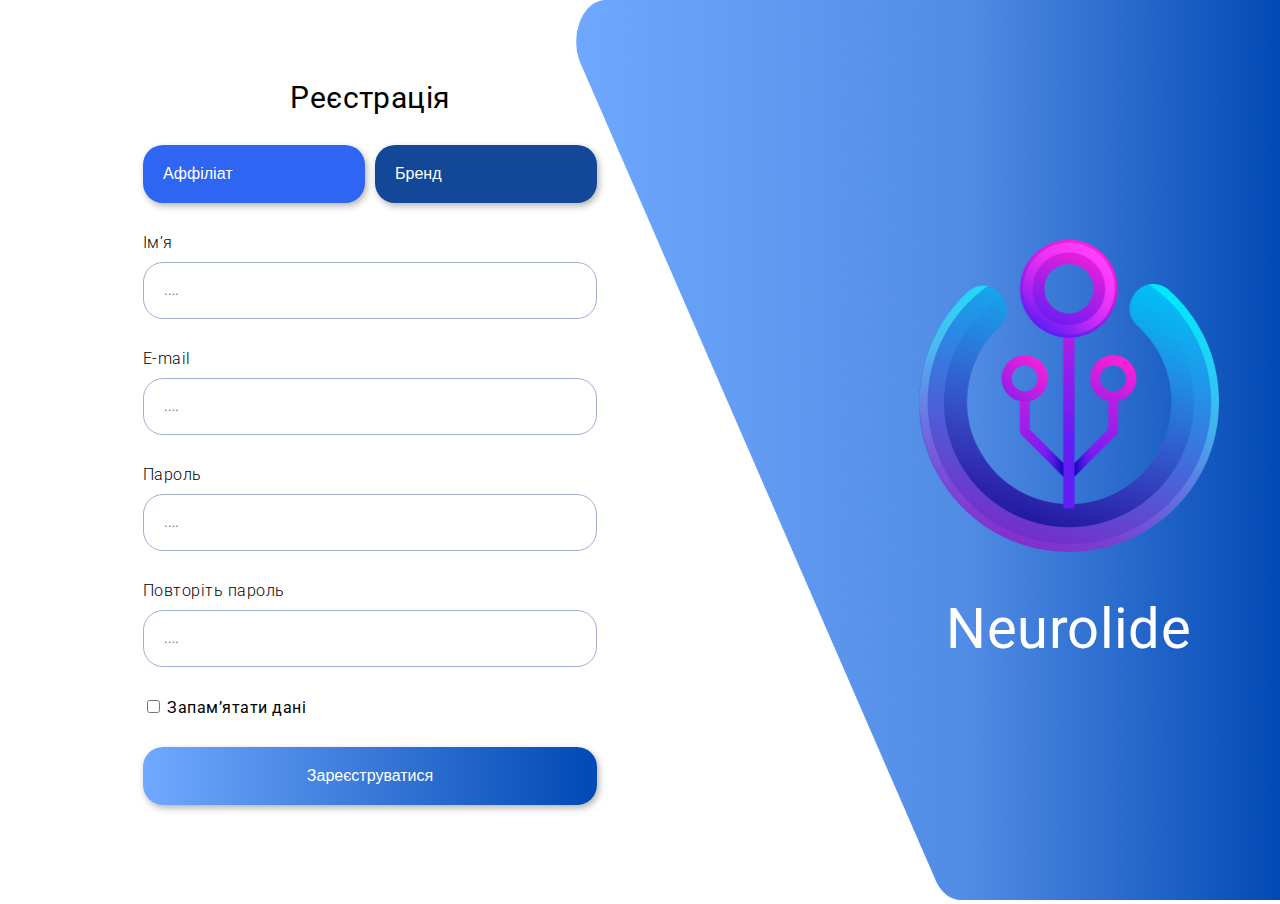
<file: index.html>
<!DOCTYPE html>
<html lang="en">
  <head>
    <meta charset="UTF-8" />
    <meta http-equiv="X-UA-Compatible" content="IE=edge" />
    <meta name="viewport" content="width=device-width, initial-scale=1.0" />
    <title>Website-Design</title>
    <link
      href="https://fonts.googleapis.com/css2?family=Roboto:wght@400;500;700;900&display=swap"
      rel="stylesheet"
    />
    <link
      href="https://fonts.googleapis.com/css2?family=Raleway:wght@700&display=swap"
      rel="stylesheet"
    />
    <link rel="stylesheet" href="./css/registerPage.min.css" />
  </head>
  <body>
    <header>
      <div class="container">
        <a href="./manager.html">
          <picture>
            <source
              srcset="./imeges/desktop/registerLogo.png 2x"
              media="(min-width: 1200px)"
            />
            <source srcset="./imeges/mobile/registerLogo.png 2x" />
            <img src="" alt="" />
          </picture>
        </a>
        <h1>Neurolide</h1>
      </div>
      <picture class="background">
        <source
          srcset="./imeges/desktop/registerBackground.png 2x"
          media="(min-width: 1200px)"
        />
        <source srcset="./imeges/mobile/registerBackground.png 2x" />
        <img src="" alt="" />
      </picture>
    </header>
    <main>
      <div class="container">
        <form>
          <h2>Реєстрація</h2>
          <ul>
            <li><button type="button">Аффіліат</button></li>
            <li><button type="button">Бренд</button></li>
          </ul>
          <label>
            <span>Ім’я</span>
            <input type="text" placeholder="...." />
          </label>
          <label>
            <span>E-mail</span>
            <input type="text" placeholder="...." />
          </label>
          <label>
            <span>Пароль</span>
            <input type="text" placeholder="...." />
          </label>
          <label>
            <span>Повторіть пароль</span>
            <input type="text" placeholder="...." />
          </label>
          <div>
            <input
              type="checkbox"
              class="checkbox hidden"
              name="checkbox"
              required
              id="checkbox"
            />
            <label for="checkbox" class="check">Запам’ятати дані </label>
          </div>
          <button type="submit">Зареєструватися</button>
        </form>
      </div>
    </main>
  </body>
</html>
</file>
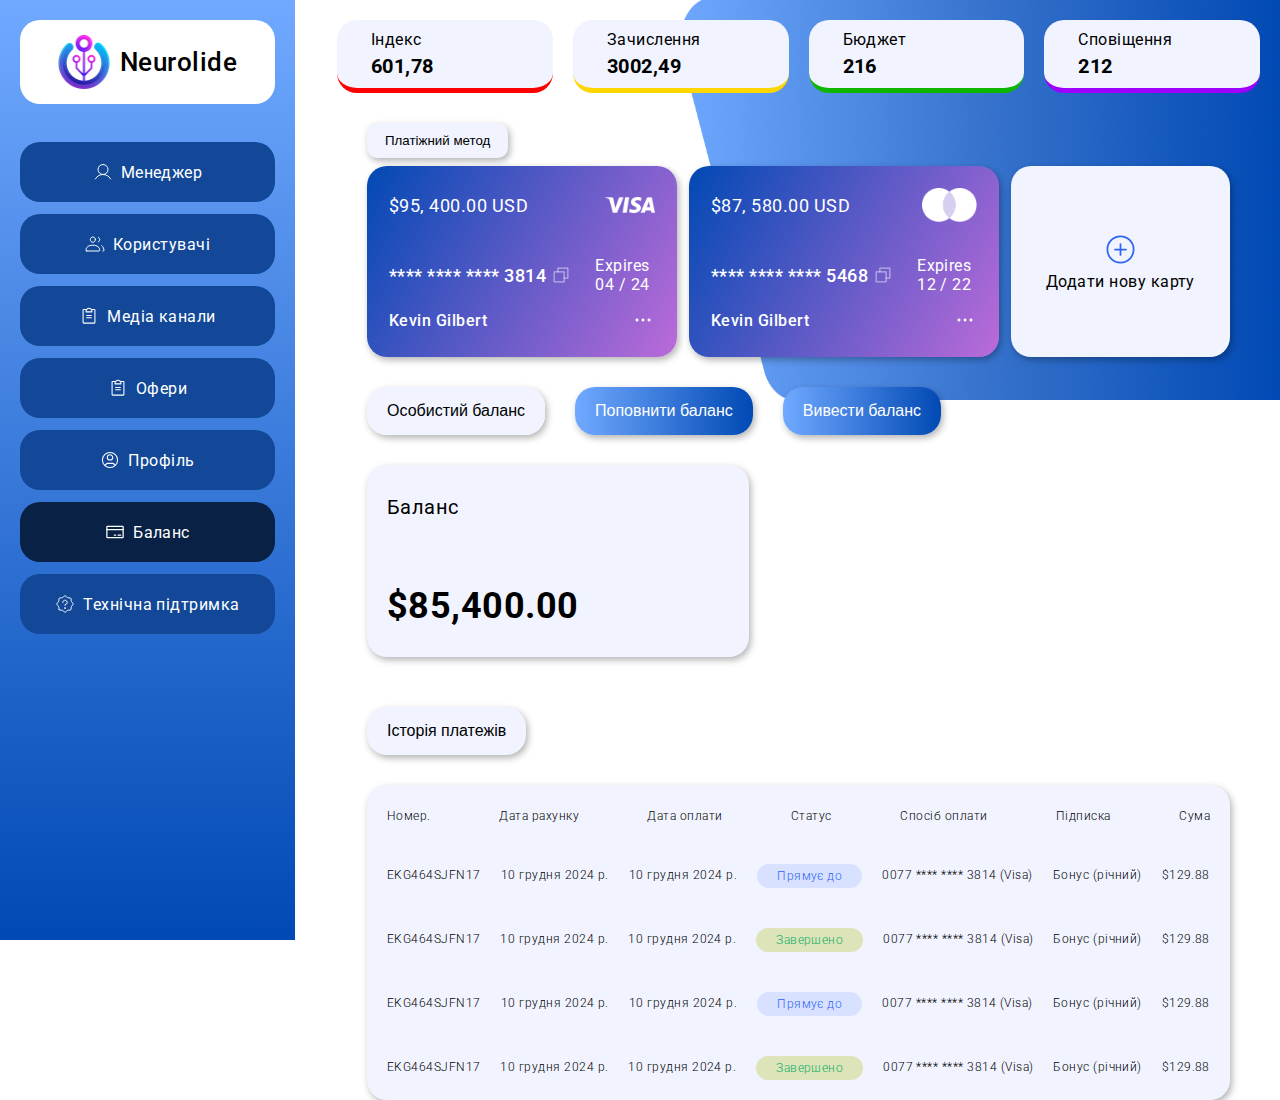
<file: balance.html>
<!DOCTYPE html>
<html lang="en">
  <head>
    <meta charset="UTF-8" />
    <meta http-equiv="X-UA-Compatible" content="IE=edge" />
    <meta name="viewport" content="width=device-width, initial-scale=1.0" />
    <title>Website-Design</title>
    <link
      href="https://fonts.googleapis.com/css2?family=Roboto:wght@400;500;700;900&display=swap"
      rel="stylesheet"
    />
    <link
      href="https://fonts.googleapis.com/css2?family=Raleway:wght@700&display=swap"
      rel="stylesheet"
    />
    <link rel="stylesheet" href="./css/balance.min.css" />
  </head>
  <body>
    <header>
      <div class="nav-div">
        <nav>
          <div class="logo">
            <a>
              <picture>
                <source
                  srcset="./imeges/desktop/logo.png 1x"
                  media="(min-width: 1200px)"
                />
                <source
                  srcset="./imeges/tablet/logo.png 1x"
                  media="(min-width: 768px)"
                />
                <source srcset="./imeges/mobile/logo.png 1x" />
                <img src="" alt="" />
              </picture>
            </a>
            <h1>Neurolide</h1>
          </div>
          <ul class="menu">
            <li>
              <a href="./manager.html">
                <svg width="20" height="20">
                  <use href="./imeges/sprite.svg#icon-Human"></use>
                </svg>
                Менеджер
              </a>
            </li>
            <li>
              <a href="./user.html">
                <svg width="20" height="20">
                  <use href="./imeges/sprite.svg#icon-People"></use>
                </svg>
                Користувачі
              </a>
            </li>
            <li>
              <a href="./mediaChanel.html">
                <svg width="20" height="20">
                  <use href="./imeges/sprite.svg#icon-Copybook"></use>
                </svg>
                Медіа канали
              </a>
            </li>
            <li>
              <a href="./offers.html">
                <svg width="20" height="20">
                  <use href="./imeges/sprite.svg#icon-Copybook"></use>
                </svg>
                Офери
              </a>
            </li>
            <li>
              <a href="./profile.html">
                <svg width="20" height="20">
                  <use href="./imeges/sprite.svg#icon-Profile"></use>
                </svg>
                Профіль
              </a>
            </li>
            <li class="is-active">
              <a href="#">
                <svg width="20" height="20">
                  <use href="./imeges/sprite.svg#icon-Card"></use>
                </svg>
                Баланс
              </a>
            </li>
            <li>
              <a href="./support.html">
                <svg width="20" height="20">
                  <use href="./imeges/sprite.svg#icon-Support"></use>
                </svg>
                Технічна підтримка
              </a>
            </li>
          </ul>
          <button type="button" class="modal-button" data-menu-open>
            <svg width="28" height="28">
              <use href="./imeges/sprite.svg#icon-Menu"></use>
            </svg>
          </button>
        </nav>
      </div>
    </header>
    <div class="modal-nav" data-menu>
      <ul class="modal-menu">
        <li>
          <a href="./index.html">
            <svg width="20" height="20">
              <use href="./imeges/sprite.svg#icon-House"></use>
            </svg>
            Головна
          </a>
        </li>
        <li>
          <a href="./manager.html">
            <svg width="20" height="20">
              <use href="./imeges/sprite.svg#icon-Human"></use>
            </svg>
            Менеджер
          </a>
        </li>
        <li>
          <a href="./user.html">
            <svg width="20" height="20">
              <use href="./imeges/sprite.svg#icon-People"></use>
            </svg>
            Користувачі
          </a>
        </li>
        <li>
          <a href="./mediaChanel.html">
            <svg width="20" height="20">
              <use href="./imeges/sprite.svg#icon-Copybook"></use>
            </svg>
            Медіа канали
          </a>
        </li>
        <li>
          <a href="./offers.html">
            <svg width="20" height="20">
              <use href="./imeges/sprite.svg#icon-Copybook"></use>
            </svg>
            Офери
          </a>
        </li>
        <li>
          <a href="./profile.html">
            <svg width="20" height="20">
              <use href="./imeges/sprite.svg#icon-Profile"></use>
            </svg>
            Профіль
          </a>
        </li>
        <li class="is-active-mobile">
          <a href="#">
            <svg width="20" height="20">
              <use href="./imeges/sprite.svg#icon-Card"></use>
            </svg>
            Баланс
          </a>
        </li>
        <li>
          <a href="./support.html">
            <svg width="20" height="20">
              <use href="./imeges/sprite.svg#icon-Support"></use>
            </svg>
            Технічна підтримка
          </a>
        </li>
      </ul>
    </div>
    <main class="mobile">
      <section class="main">
        <div class="main-div">
          <svg width="20" height="20">
            <use href="./imeges/sprite.svg#icon-Card"></use>
          </svg>
          Баланс
        </div>
      </section>
      <section class="balance_card">
        <div class="container">
          <ul class="balance_card_button">
            <li><button type="button">Платіжний метод</button></li>
            <li>
              <button type="button" data-modal-open="modal1">
                Додати карту
              </button>
            </li>
          </ul>
          <ul class="balance_card_choise">
            <li>
              <svg width="5" height="30">
                <use href="./imeges/sprite.svg#icon-arrow-left"></use>
              </svg>
            </li>
            <li class="card">
              <ul>
                <li>
                  <b>$95, 400.00 USD</b
                  ><img src="./imeges/mobile/VISA.png" alt="" />
                </li>
                <li>
                  <b
                    >**** **** **** 3814
                    <svg width="20" height="20">
                      <use href="./imeges/sprite.svg#icon-Copy"></use></svg></b
                  ><span>Expires 04 / 24</span>
                </li>
                <li>
                  <b>Kevin Gilbert</b
                  ><svg width="24" height="24">
                    <use href="./imeges/sprite.svg#icon-Other"></use>
                  </svg>
                </li>
              </ul>
            </li>
            <li>
              <svg width="5" height="30">
                <use href="./imeges/sprite.svg#icon-arrow-right"></use>
              </svg>
            </li>
          </ul>
        </div>
      </section>
      <section class="balance_balance">
        <div class="container">
          <button type="button">Особистий баланс</button>
          <div class="balance_div">
            <span>Баланс</span>
            <h3>$85,400.00</h3>
          </div>
          <ul class="balance_ul">
            <li>
              <button type="button" data-modal-open="modal2">
                Вивести баланс
              </button>
            </li>
            <li>
              <button type="button" data-modal-open="modal3">
                Поповнити баланс
              </button>
            </li>
          </ul>
        </div>
      </section>
      <section class="balance_status">
        <div class="container">
          <button type="button">Історія платежів</button>
          <div>
            <h3>Статус</h3>
            <ul>
              <li><b>Номер</b><br /><span>EKG464SJFN17</span></li>
              <li><b>Дата рахунку</b><br /><span>10 грудня 2024 р.</span></li>
              <li><b>Дата оплати</b><br /><span>10 грудня 2024 р</span></li>
              <li>
                <b>Спосіб оплати</b><br /><span
                  >0077 **** **** 3814 (Visa)</span
                >
              </li>
              <li><b>Підписка</b><br /><span>Бонус (річний)</span></li>
              <li><b>Сума</b><br /><span>$129.88</span></li>
              <li><span>Прямує до</span></li>
            </ul>
          </div>
        </div>
      </section>
    </main>
    <main class="desktop">
      <section class="balance_data">
        <ul>
          <li>
            <span>Індекс</span>
            <h4>601,78</h4>
          </li>
          <li>
            <span>Зачислення</span>
            <h4>3002,49</h4>
          </li>
          <li>
            <span>Бюджет</span>
            <h4>216</h4>
          </li>
          <li>
            <span>Сповіщення</span>
            <h4>212</h4>
          </li>
        </ul>
        <img src="./imeges/desktop/background.png" alt="" />
      </section>
      <section class="balance_addCard">
        <div class="container">
          <button type="button">Платіжний метод</button>
          <ul class="desktop_card_ul">
            <li class="desktop_card_li">
              <ul>
                <li>
                  <b>$95, 400.00 USD</b
                  ><img width="50" src="./imeges/desktop/VISA.png" alt="" />
                </li>
                <li>
                  <b
                    >**** **** **** 3814
                    <svg width="20" height="20">
                      <use href="./imeges/sprite.svg#icon-Copy"></use></svg></b
                  ><span>Expires 04 / 24</span>
                </li>
                <li>
                  <b>Kevin Gilbert</b
                  ><svg width="24" height="24">
                    <use href="./imeges/sprite.svg#icon-Other"></use>
                  </svg>
                </li>
              </ul>
            </li>
            <li class="desktop_card_li">
              <ul>
                <li>
                  <b>$87, 580.00 USD</b
                  ><img width="55" src="./imeges/desktop/CODE.png" alt="" />
                </li>
                <li>
                  <b
                    >**** **** **** 5468
                    <svg width="20" height="20">
                      <use href="./imeges/sprite.svg#icon-Copy"></use></svg></b
                  ><span>Expires 12 / 22</span>
                </li>
                <li>
                  <b>Kevin Gilbert</b
                  ><svg width="24" height="24">
                    <use href="./imeges/sprite.svg#icon-Other"></use>
                  </svg>
                </li>
              </ul>
            </li>
            <li class="desktop_card_add" data-modal-open="modal1">
              <svg width="35" height="35">
                <use href="./imeges/sprite.svg#icon-addCard"></use>
              </svg>
              <span>Додати нову карту</span>
            </li>
          </ul>
        </div>
      </section>
      <section class="balance_addBalance">
        <div class="container">
          <ul>
            <li><button type="button">Особистий баланс</button></li>
            <li data-modal-open="modal3">
              <button type="button">Поповнити баланс</button>
            </li>
            <li data-modal-open="modal2">
              <button type="button">Вивести баланс</button>
            </li>
          </ul>
          <div>
            <span>Баланс</span>
            <h3>$85,400.00</h3>
          </div>
        </div>
      </section>
      <section class="balance_payment">
        <div class="container">
          <button type="button">Історія платежів</button>
          <ul class="balance_payment_ul">
            <li class="balance_payment_li">
              <ul>
                <li><span>Номер.</span></li>
                <li><span>Дата рахунку</span></li>
                <li><span>Дата оплати</span></li>
                <li><span>Статус</span></li>
                <li><span>Спосіб оплати</span></li>
                <li><span>Підписка</span></li>
                <li><span>Сума</span></li>
              </ul>
            </li>
            <li class="balance_payment_li">
              <ul>
                <li><span>EKG464SJFN17</span></li>
                <li><span>10 грудня 2024 р.</span></li>
                <li><span>10 грудня 2024 р.</span></li>
                <li class="start"><span>Прямує до</span></li>
                <li><span>0077 **** **** 3814 (Visa)</span></li>
                <li><span>Бонус (річний)</span></li>
                <li><span>$129.88</span></li>
              </ul>
            </li>
            <li class="balance_payment_li">
              <ul>
                <li><span>EKG464SJFN17</span></li>
                <li><span>10 грудня 2024 р.</span></li>
                <li><span>10 грудня 2024 р.</span></li>
                <li class="end"><span>Завершено</span></li>
                <li><span>0077 **** **** 3814 (Visa)</span></li>
                <li><span>Бонус (річний)</span></li>
                <li><span>$129.88</span></li>
              </ul>
            </li>
            <li class="balance_payment_li">
              <ul>
                <li><span>EKG464SJFN17</span></li>
                <li><span>10 грудня 2024 р.</span></li>
                <li><span>10 грудня 2024 р.</span></li>
                <li class="start"><span>Прямує до</span></li>
                <li><span>0077 **** **** 3814 (Visa)</span></li>
                <li><span>Бонус (річний)</span></li>
                <li><span>$129.88</span></li>
              </ul>
            </li>
            <li class="balance_payment_li">
              <ul>
                <li><span>EKG464SJFN17</span></li>
                <li><span>10 грудня 2024 р.</span></li>
                <li><span>10 грудня 2024 р.</span></li>
                <li class="end"><span>Завершено</span></li>
                <li><span>0077 **** **** 3814 (Visa)</span></li>
                <li><span>Бонус (річний)</span></li>
                <li><span>$129.88</span></li>
              </ul>
            </li>
          </ul>
        </div>
      </section>
    </main>
    <footer>
      <div class="container">
        <svg width="18" height="18">
          <use href="./imeges/sprite.svg#icon-question"></use>
        </svg>
      </div>
    </footer>
    <div class="backdrop is-hidden" id="modal1" data-modal>
      <div class="modal">
        <h2>Додати нову карту</h2>
        <form>
          <label>
            <span>Номер карти</span>
            <input type="text" placeholder="Номер карти" />
          </label>
          <label>
            <span>Ініціали, вказані на карті</span>
            <input type="text" placeholder="Ім’я та прізвище" />
          </label>
          <ul>
            <li>
              <label
                ><span>CVC</span><input type="text" placeholder="****"
              /></label>
            </li>
            <li>
              <label
                ><span>Дата завершення</span
                ><input type="text" placeholder="MM / YY"
              /></label>
            </li>
          </ul>
          <ul>
            <li><button type="button" data-modal-close>Відмінити</button></li>
            <li><button type="button">Додати карту</button></li>
          </ul>
        </form>
      </div>
    </div>
    <div class="backdrop is-hidden" id="modal2" data-modal>
      <div class="modal">
        <h2>Вивести баланс</h2>
        <form>
          <label>
            <span>Ім'я</span>
            <input type="text" placeholder="...." />
          </label>
          <label>
            <span>Номер картки</span>
            <input type="text" placeholder="...." />
          </label>
          <label>
            <span>Пошта</span>
            <input type="text" placeholder="...." />
          </label>
          <label>
            <span>Вивести суму</span>
            <input type="text" placeholder="...." />
          </label>

          <ul>
            <li><button type="button" data-modal-close>Відмінити</button></li>
            <li><button type="button">Вивести</button></li>
          </ul>
        </form>
      </div>
    </div>
    <div class="backdrop is-hidden" id="modal3" data-modal>
      <div class="modal">
        <h2>Поповнення балансу</h2>
        <form>
          <label>
            <span>Номер карти</span>
            <input type="text" placeholder="...." />
          </label>
          <ul>
            <li>
              <label
                ><span>Термін дії</span><input type="text" placeholder="****"
              /></label>
            </li>
            <li>
              <label
                ><span>CVV2</span><input type="text" placeholder="...."
              /></label>
            </li>
          </ul>
          <label>
            <span>ПІБ власника</span>
            <input type="text" placeholder="...." />
          </label>
          <ul>
            <li>
              <label
                ><span>Номер телефону</span
                ><input type="text" placeholder="+380"
              /></label>
            </li>
            <li>
              <label
                ><span>Email</span><input type="text" placeholder="...."
              /></label>
            </li>
          </ul>
          <label>
            <span>Сума поповнення</span>
            <input type="text" placeholder="...." />
          </label>
          <ul>
            <li><button type="button" data-modal-close>Відмінити</button></li>
            <li><button type="button">Поповнити</button></li>
          </ul>
        </form>
      </div>
    </div>

    <script src="./scripts/modal.js"></script>
    <script src="./scripts/menu.js"></script>
  </body>
</html>
</file>
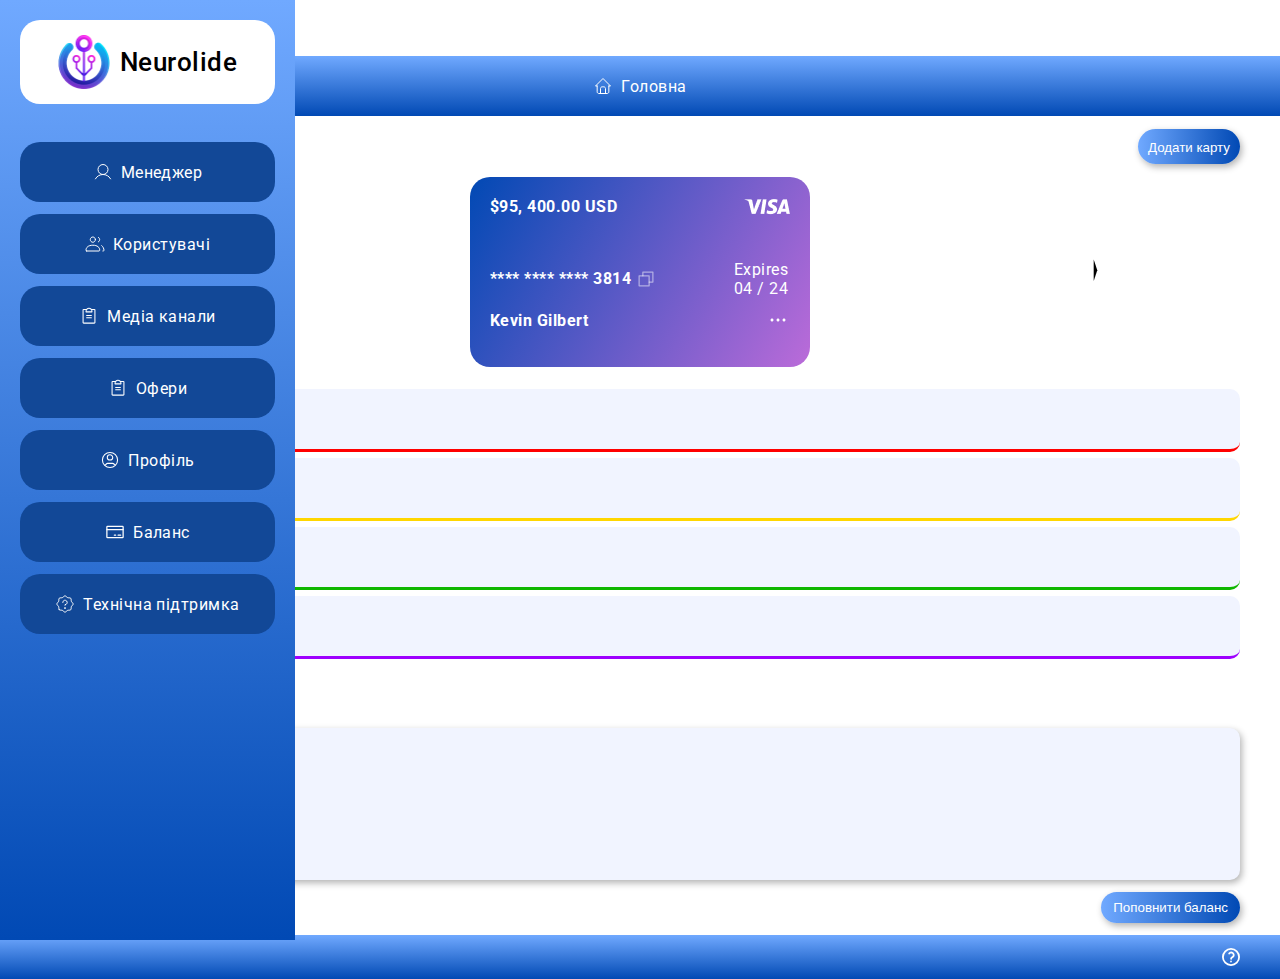
<file: main.html>
<!DOCTYPE html>
<html lang="uk">
  <head>
    <meta charset="UTF-8" />
    <meta http-equiv="X-UA-Compatible" content="IE=edge" />
    <meta name="viewport" content="width=device-width, initial-scale=1.0" />
    <title>Website-Design</title>
    <link
      href="https://fonts.googleapis.com/css2?family=Roboto:wght@400;500;700;900&display=swap"
      rel="stylesheet"
    />
    <link
      href="https://fonts.googleapis.com/css2?family=Raleway:wght@700&display=swap"
      rel="stylesheet"
    />
    <link rel="stylesheet" href="./css/main.min.css" />
  </head>

  <body>
    <header>
      <div class="nav-div">
        <nav>
          <div class="logo">
            <a>
              <picture>
                <source
                  srcset="./imeges/desktop/logo.png 1x"
                  media="(min-width: 1200px)"
                />
                <source
                  srcset="./imeges/tablet/logo.png 1x"
                  media="(min-width: 768px)"
                />
                <source srcset="./imeges/mobile/logo.png 1x" />
                <img src="" alt="" />
              </picture>
            </a>
            <h1>Neurolide</h1>
          </div>
          <ul class="menu">
            <li>
              <a href="./manager.html">
                <svg width="20" height="20">
                  <use href="./imeges/sprite.svg#icon-Human"></use>
                </svg>
                Менеджер
              </a>
            </li>
            <li>
              <a href="./user.html">
                <svg width="20" height="20">
                  <use href="./imeges/sprite.svg#icon-People"></use>
                </svg>
                Користувачі
              </a>
            </li>
            <li>
              <a href="./mediaChanel.html">
                <svg width="20" height="20">
                  <use href="./imeges/sprite.svg#icon-Copybook"></use>
                </svg>
                Медіа канали
              </a>
            </li>
            <li>
              <a href="./offers.html">
                <svg width="20" height="20">
                  <use href="./imeges/sprite.svg#icon-Copybook"></use>
                </svg>
                Офери
              </a>
            </li>
            <li>
              <a href="./profile.html">
                <svg width="20" height="20">
                  <use href="./imeges/sprite.svg#icon-Profile"></use>
                </svg>
                Профіль
              </a>
            </li>
            <li>
              <a href="./balance.html">
                <svg width="20" height="20">
                  <use href="./imeges/sprite.svg#icon-Card"></use>
                </svg>
                Баланс
              </a>
            </li>
            <li>
              <a href="./support.html">
                <svg width="20" height="20">
                  <use href="./imeges/sprite.svg#icon-Support"></use>
                </svg>
                Технічна підтримка
              </a>
            </li>
          </ul>
          <button type="button" class="modal-button" data-menu-open>
            <svg width="28" height="28">
              <use href="./imeges/sprite.svg#icon-Menu"></use>
            </svg>
          </button>
        </nav>
      </div>
    </header>
    <div class="modal-nav" data-menu>
      <ul class="modal-menu">
        <li class="is-active-mobile">
          <a href="#">
            <svg width="20" height="20">
              <use href="./imeges/sprite.svg#icon-House"></use>
            </svg>
            Головна
          </a>
        </li>
        <li>
          <a href="./manager.html">
            <svg width="20" height="20">
              <use href="./imeges/sprite.svg#icon-Human"></use>
            </svg>
            Менеджер
          </a>
        </li>
        <li>
          <a href="./user.html">
            <svg width="20" height="20">
              <use href="./imeges/sprite.svg#icon-People"></use>
            </svg>
            Користувачі
          </a>
        </li>
        <li>
          <a href="./mediaChanel.html">
            <svg width="20" height="20">
              <use href="./imeges/sprite.svg#icon-Copybook"></use>
            </svg>
            Медіа канали
          </a>
        </li>
        <li>
          <a href="./offers.html">
            <svg width="20" height="20">
              <use href="./imeges/sprite.svg#icon-Copybook"></use>
            </svg>
            Офери
          </a>
        </li>
        <li>
          <a href="./profile.html">
            <svg width="20" height="20">
              <use href="./imeges/sprite.svg#icon-Profile"></use>
            </svg>
            Профіль
          </a>
        </li>
        <li>
          <a href="./balance.html">
            <svg width="20" height="20">
              <use href="./imeges/sprite.svg#icon-Card"></use>
            </svg>
            Баланс
          </a>
        </li>
        <li>
          <a href="./support.html">
            <svg width="20" height="20">
              <use href="./imeges/sprite.svg#icon-Support"></use>
            </svg>
            Технічна підтримка
          </a>
        </li>
      </ul>
    </div>
    <main>
      <section class="main">
        <div class="main-div">
          <svg width="20" height="20">
            <use href="./imeges/sprite.svg#icon-House"></use>
          </svg>
          Головна
        </div>
      </section>
      <section class="main-ul">
        <div class="container">
          <ul class="main-ul-button">
            <li><button type="button">Платіжний метод</button></li>
            <li>
              <button type="button" data-modal-open="modal1">
                Додати карту
              </button>
            </li>
          </ul>
          <ul class="choise-card">
            <li>
              <svg width="5" height="30">
                <use href="./imeges/sprite.svg#icon-arrow-left"></use>
              </svg>
            </li>
            <li class="card">
              <ul>
                <li>
                  <b>$95, 400.00 USD</b
                  ><img src="./imeges/mobile/VISA.png" alt="" />
                </li>
                <li>
                  <b
                    >**** **** **** 3814
                    <svg width="20" height="20">
                      <use href="./imeges/sprite.svg#icon-Copy"></use></svg></b
                  ><span>Expires 04 / 24</span>
                </li>
                <li>
                  <b>Kevin Gilbert</b
                  ><svg width="24" height="24">
                    <use href="./imeges/sprite.svg#icon-Other"></use>
                  </svg>
                </li>
              </ul>
            </li>
            <li>
              <svg width="5" height="30">
                <use href="./imeges/sprite.svg#icon-arrow-right"></use>
              </svg>
            </li>
          </ul>
        </div>
      </section>
      <section class="main_info">
        <div class="container">
          <ul>
            <li>
              <span>Індекс</span>
              <h4>601,78</h4>
            </li>
            <li>
              <span>Зачислення</span>
              <h4>3002,49</h4>
            </li>
            <li>
              <span>Бюджет</span>
              <h4>216</h4>
            </li>
            <li>
              <span>Сповіщення</span>
              <h4>212</h4>
            </li>
          </ul>
        </div>
      </section>
      <section class="main_balance">
        <div class="container">
          <button type="button">Особистий баланс</button>
          <div class="balance_div">
            <span>Баланс</span>
            <h3>$85,400.00</h3>
          </div>
          <ul class="balance_ul">
            <li>
              <button type="button" data-modal-open="modal2">
                Вивести баланс
              </button>
            </li>
            <li>
              <button type="button" data-modal-open="modal3">
                Поповнити баланс
              </button>
            </li>
          </ul>
        </div>
      </section>
    </main>
    <footer>
      <div class="container">
        <svg width="18" height="18">
          <use href="./imeges/sprite.svg#icon-question"></use>
        </svg>
      </div>
    </footer>
    <div class="backdrop is-hidden" id="modal1" data-modal>
      <div class="modal">
        <h2>Додати нову карту</h2>
        <form>
          <label>
            <span>Номер карти</span>
            <input type="text" placeholder="Номер карти" />
          </label>
          <label>
            <span>Ініціали, вказані на карті</span>
            <input type="text" placeholder="Ім’я та прізвище" />
          </label>
          <ul>
            <li>
              <label
                ><span>CVC</span><input type="text" placeholder="****"
              /></label>
            </li>
            <li>
              <label
                ><span>Дата завершення</span
                ><input type="text" placeholder="MM / YY"
              /></label>
            </li>
          </ul>
          <ul>
            <li><button type="button" data-modal-close>Відмінити</button></li>
            <li><button type="button">Додати карту</button></li>
          </ul>
        </form>
      </div>
    </div>
    <div class="backdrop is-hidden" id="modal2" data-modal>
      <div class="modal">
        <h2>Вивести баланс</h2>
        <form>
          <label>
            <span>Ім'я</span>
            <input type="text" placeholder="...." />
          </label>
          <label>
            <span>Номер картки</span>
            <input type="text" placeholder="...." />
          </label>
          <label>
            <span>Пошта</span>
            <input type="text" placeholder="...." />
          </label>
          <label>
            <span>Вивести суму</span>
            <input type="text" placeholder="...." />
          </label>
          <ul>
            <li><button type="button" data-modal-close>Відмінити</button></li>
            <li><button type="button">Вивести</button></li>
          </ul>
        </form>
      </div>
    </div>
    <div class="backdrop is-hidden" id="modal3" data-modal>
      <div class="modal">
        <h2>Поповнення балансу</h2>
        <form>
          <label>
            <span>Номер карти</span>
            <input type="text" placeholder="...." />
          </label>
          <ul>
            <li>
              <label
                ><span>Термін дії</span><input type="text" placeholder="****"
              /></label>
            </li>
            <li>
              <label
                ><span>CVV2</span><input type="text" placeholder="...."
              /></label>
            </li>
          </ul>
          <label>
            <span>ПІБ власника</span>
            <input type="text" placeholder="...." />
          </label>
          <ul>
            <li>
              <label
                ><span>Номер телефону</span
                ><input type="text" placeholder="+380"
              /></label>
            </li>
            <li>
              <label
                ><span>Email</span><input type="text" placeholder="...."
              /></label>
            </li>
          </ul>
          <label>
            <span>Сума поповнення</span>
            <input type="text" placeholder="...." />
          </label>
          <ul>
            <li><button type="button" data-modal-close>Відмінити</button></li>
            <li><button type="button">Поповнити</button></li>
          </ul>
        </form>
      </div>
    </div>
    <script src="./scripts/modal.js"></script>
    <script src="./scripts/menu.js"></script>
  </body>
</html>
</file>
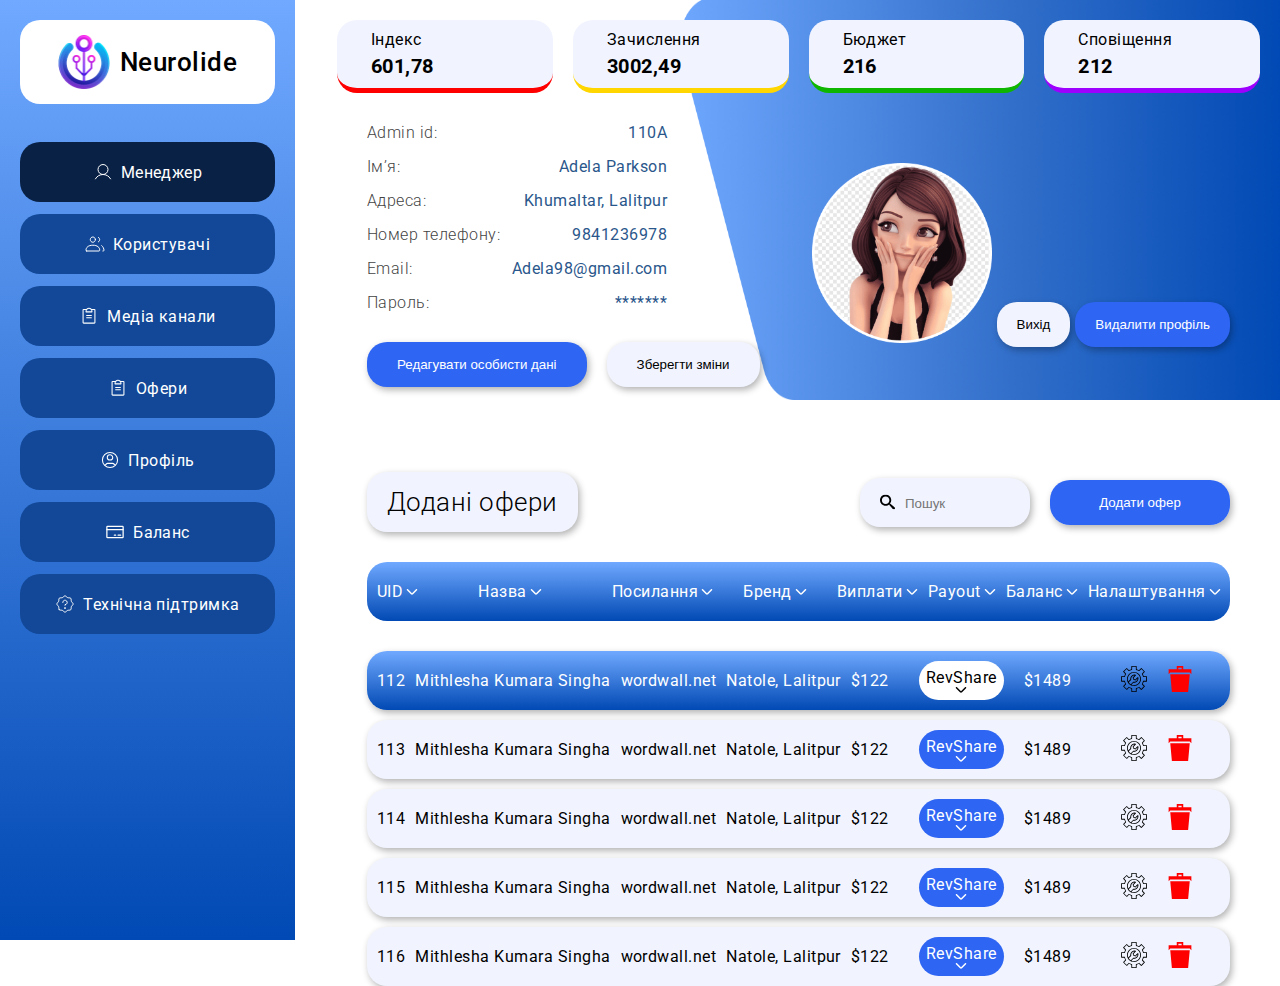
<file: manager.html>
<!DOCTYPE html>
<html lang="en">
  <head>
    <meta charset="UTF-8" />
    <meta http-equiv="X-UA-Compatible" content="IE=edge" />
    <meta name="viewport" content="width=device-width, initial-scale=1.0" />
    <title>Website-Design</title>
    <link
      href="https://fonts.googleapis.com/css2?family=Roboto:wght@400;500;700;900&display=swap"
      rel="stylesheet"
    />
    <link
      href="https://fonts.googleapis.com/css2?family=Raleway:wght@700&display=swap"
      rel="stylesheet"
    />
    <link rel="stylesheet" href="./css/manager.min.css" />
  </head>
  <body>
    <header>
      <div class="nav-div">
        <nav>
          <div class="logo">
            <a>
              <picture>
                <source
                  srcset="./imeges/desktop/logo.png 1x"
                  media="(min-width: 1200px)"
                />
                <source
                  srcset="./imeges/tablet/logo.png 1x"
                  media="(min-width: 768px)"
                />
                <source srcset="./imeges/mobile/logo.png 1x" />
                <img src="" alt="" />
              </picture>
            </a>
            <h1>Neurolide</h1>
          </div>
          <ul class="menu">
            <li class="is-active">
              <a href="#">
                <svg width="20" height="20">
                  <use href="./imeges/sprite.svg#icon-Human"></use>
                </svg>
                Менеджер
              </a>
            </li>
            <li>
              <a href="./user.html">
                <svg width="20" height="20">
                  <use href="./imeges/sprite.svg#icon-People"></use>
                </svg>
                Користувачі
              </a>
            </li>
            <li>
              <a href="./mediaChanel.html">
                <svg width="20" height="20">
                  <use href="./imeges/sprite.svg#icon-Copybook"></use>
                </svg>
                Медіа канали
              </a>
            </li>
            <li>
              <a href="./offers.html">
                <svg width="20" height="20">
                  <use href="./imeges/sprite.svg#icon-Copybook"></use>
                </svg>
                Офери
              </a>
            </li>
            <li>
              <a href="./profile.html">
                <svg width="20" height="20">
                  <use href="./imeges/sprite.svg#icon-Profile"></use>
                </svg>
                Профіль
              </a>
            </li>
            <li>
              <a href="./balance.html">
                <svg width="20" height="20">
                  <use href="./imeges/sprite.svg#icon-Card"></use>
                </svg>
                Баланс
              </a>
            </li>
            <li>
              <a href="./support.html">
                <svg width="20" height="20">
                  <use href="./imeges/sprite.svg#icon-Support"></use>
                </svg>
                Технічна підтримка
              </a>
            </li>
          </ul>
          <button type="button" class="modal-button" data-menu-open>
            <svg width="28" height="28">
              <use href="./imeges/sprite.svg#icon-Menu"></use>
            </svg>
          </button>
        </nav>
      </div>
    </header>
    <div class="modal-nav" data-menu>
      <ul class="modal-menu">
        <li>
          <a href="./main.html">
            <svg width="20" height="20">
              <use href="./imeges/sprite.svg#icon-House"></use>
            </svg>
            Головна
          </a>
        </li>
        <li class="is-active-mobile">
          <a href="#">
            <svg width="20" height="20">
              <use href="./imeges/sprite.svg#icon-Human"></use>
            </svg>
            Менеджер
          </a>
        </li>
        <li>
          <a href="./user.html">
            <svg width="20" height="20">
              <use href="./imeges/sprite.svg#icon-People"></use>
            </svg>
            Користувачі
          </a>
        </li>
        <li>
          <a href="./mediaChanel.html">
            <svg width="20" height="20">
              <use href="./imeges/sprite.svg#icon-Copybook"></use>
            </svg>
            Медіа канали
          </a>
        </li>
        <li>
          <a href="./offers.html">
            <svg width="20" height="20">
              <use href="./imeges/sprite.svg#icon-Copybook"></use>
            </svg>
            Офери
          </a>
        </li>
        <li>
          <a href="./profile.html">
            <svg width="20" height="20">
              <use href="./imeges/sprite.svg#icon-Profile"></use>
            </svg>
            Профіль
          </a>
        </li>
        <li>
          <a href="./balance.html">
            <svg width="20" height="20">
              <use href="./imeges/sprite.svg#icon-Card"></use>
            </svg>
            Баланс
          </a>
        </li>
        <li>
          <a href="./support.html">
            <svg width="20" height="20">
              <use href="./imeges/sprite.svg#icon-Support"></use>
            </svg>
            Технічна підтримка
          </a>
        </li>
      </ul>
    </div>
    <main class="mobile">
      <section class="main">
        <div class="main-div">
          <svg width="20" height="20">
            <use href="./imeges/sprite.svg#icon-Human"></use>
          </svg>
          Менеджер
        </div>
      </section>
      <section class="manager_info">
        <div class="container">
          <ul>
            <li><b>Admin id:</b><br /><span>110A</span></li>
            <li><b>Ім’я:</b><br /><span>Adela Parkson</span></li>
            <li><b>Адреса:</b><br /><span>Khumaltar, Lalitpur</span></li>
            <li><b>Номер телефону:</b><br /><span>9841236978</span></li>
            <li><b>Email:</b><br /><span>Adela98@gmail.com</span></li>
            <li><b>Пароль:</b><br /><span>*******</span></li>
          </ul>
          <ul>
            <li>
              <picture>
                <source
                  srcset="
                    ./imeges/mobile/profile.png    1x,
                    ./imeges/mobile/profile@2x.png 2x
                  "
                />
                <img src="" alt="" />
              </picture>
            </li>
            <li><button type="button">Вихід</button></li>
            <li><button type="button">Видалити</button></li>
          </ul>
          <button type="button">Редагувати особисті дані</button>
        </div>
      </section>
      <section class="manager_status">
        <div class="container">
          <ul>
            <li><button type="button">Додані офери</button></li>
            <li>
              <button type="button" data-modal-open="modal2">
                Додати офер
              </button>
            </li>
          </ul>
          <div>
            <h3>UID 112 Статус</h3>
            <ul>
              <li><b>Назва</b><br /><span>Mithlesha Kumara Singha</span></li>
              <li><b>Посилання</b><br /><span>wordwall.net</span></li>
              <li><b>Бренд</b><br /><span>Kritipur, Kathmandu</span></li>
              <li><b>Виплати</b><br /><span>$122</span></li>
              <li><b>Баланс</b><br /><span>$1489</span></li>
            </ul>
            <ul>
              <li data-modal-open="modal1">
                <svg width="20" height="20">
                  <use href="./imeges/sprite.svg#icon-settings"></use>
                </svg>
              </li>
              <li>
                <svg width="20" height="20">
                  <use href="./imeges/sprite.svg#icon-bin"></use>
                </svg>
              </li>
            </ul>
          </div>
        </div>
      </section>
    </main>
    <main class="desktop">
      <section class="manager_data">
        <ul>
          <li>
            <span>Індекс</span>
            <h4>601,78</h4>
          </li>
          <li>
            <span>Зачислення</span>
            <h4>3002,49</h4>
          </li>
          <li>
            <span>Бюджет</span>
            <h4>216</h4>
          </li>
          <li>
            <span>Сповіщення</span>
            <h4>212</h4>
          </li>
        </ul>
        <img src="./imeges/desktop/background.png" alt="" />
      </section>
      <section class="manager_profile">
        <div class="container manager_div">
          <div>
            <ul>
              <li><b>Admin id:</b><span>110A</span></li>
              <li><b>Ім’я:</b><span>Adela Parkson</span></li>
              <li><b>Адреса:</b><span>Khumaltar, Lalitpur</span></li>
              <li><b>Номер телефону:</b><span>9841236978</span></li>
              <li><b>Email:</b><span>Adela98@gmail.com</span></li>
              <li><b>Пароль:</b><span>*******</span></li>
            </ul>
            <ul>
              <li><button type="button">Редагувати особисти дані</button></li>
              <li><button type="button">Зберегти зміни</button></li>
            </ul>
          </div>
          <ul class="manager_ul">
            <li>
              <picture>
                <source
                  srcset="
                    ./imeges/desktop/profile.png    1x,
                    ./imeges/desktop/profile@2x.png 2x
                  "
                />
                <img src="" alt="" />
              </picture>
            </li>
            <li><button type="button">Вихід</button></li>
            <li><button type="button">Видалити профіль</button></li>
          </ul>
        </div>
      </section>
      <section class="manager_offers">
        <div class="container">
          <div>
            <div>Додані офери</div>
            <ul>
              <li>
                <svg width="15" height="15">
                  <use href="./imeges/sprite.svg#icon-search"></use>
                </svg>
                <input type="text" placeholder="Пошук" />
              </li>
              <li>
                <button type="button" data-modal-open="modal2">
                  Додати офер
                </button>
              </li>
            </ul>
          </div>
          <ul class="manager_offers_ul">
            <li>
              <span>UID</span>
              <svg width="12" height="6">
                <use href="./imeges/sprite.svg#icon-vector"></use>
              </svg>
            </li>
            <li>
              <span>Назва</span>
              <svg width="12" height="6">
                <use href="./imeges/sprite.svg#icon-vector"></use>
              </svg>
            </li>
            <li>
              <span>Посилання</span>
              <svg width="12" height="6">
                <use href="./imeges/sprite.svg#icon-vector"></use>
              </svg>
            </li>
            <li>
              <span>Бренд</span>
              <svg width="12" height="6">
                <use href="./imeges/sprite.svg#icon-vector"></use>
              </svg>
            </li>
            <li>
              <span>Виплати</span>
              <svg width="12" height="6">
                <use href="./imeges/sprite.svg#icon-vector"></use>
              </svg>
            </li>
            <li>
              <span>Payout</span>
              <svg width="12" height="6">
                <use href="./imeges/sprite.svg#icon-vector"></use>
              </svg>
            </li>
            <li>
              <span>Баланс</span>
              <svg width="12" height="6">
                <use href="./imeges/sprite.svg#icon-vector"></use>
              </svg>
            </li>
            <li>
              <span>Налаштування</span>
              <svg width="12" height="6">
                <use href="./imeges/sprite.svg#icon-vector"></use>
              </svg>
            </li>
          </ul>
          <ul class="manager_offers_ul2">
            <li class="manager_offers_ul2_li">
              <ul>
                <li><span>112</span></li>
                <li><span>Mithlesha Kumara Singha</span></li>
                <li><span>wordwall.net</span></li>
                <li><span>Natole, Lalitpur</span></li>
                <li><span>$122</span></li>
                <li>
                  <span>RevShare</span>
                  <svg width="12" height="6">
                    <use href="./imeges/sprite.svg#icon-vector-black"></use>
                  </svg>
                </li>
                <li><span>$1489</span></li>
                <li data-modal-open="modal1">
                  <svg width="26" height="26">
                    <use href="./imeges/sprite.svg#icon-settings"></use>
                  </svg>
                </li>
                <li>
                  <svg width="26" height="26">
                    <use href="./imeges/sprite.svg#icon-rubish-bin"></use>
                  </svg>
                </li>
              </ul>
            </li>
            <li class="manager_offers_ul2_li">
              <ul>
                <li><span>113</span></li>
                <li><span>Mithlesha Kumara Singha</span></li>
                <li><span>wordwall.net</span></li>
                <li><span>Natole, Lalitpur</span></li>
                <li><span>$122</span></li>
                <li>
                  <span>RevShare</span>
                  <svg width="12" height="6">
                    <use href="./imeges/sprite.svg#icon-vector"></use>
                  </svg>
                </li>
                <li><span>$1489</span></li>
                <li data-modal-open="modal1">
                  <svg width="26" height="26">
                    <use href="./imeges/sprite.svg#icon-settings"></use>
                  </svg>
                </li>
                <li>
                  <svg width="26" height="26">
                    <use href="./imeges/sprite.svg#icon-rubish-bin"></use>
                  </svg>
                </li>
              </ul>
            </li>
            <li class="manager_offers_ul2_li">
              <ul>
                <li><span>114</span></li>
                <li><span>Mithlesha Kumara Singha</span></li>
                <li><span>wordwall.net</span></li>
                <li><span>Natole, Lalitpur</span></li>
                <li><span>$122</span></li>
                <li>
                  <span>RevShare</span>
                  <svg width="12" height="6">
                    <use href="./imeges/sprite.svg#icon-vector"></use>
                  </svg>
                </li>
                <li><span>$1489</span></li>
                <li data-modal-open="modal1">
                  <svg width="26" height="26">
                    <use href="./imeges/sprite.svg#icon-settings"></use>
                  </svg>
                </li>
                <li>
                  <svg width="26" height="26">
                    <use href="./imeges/sprite.svg#icon-rubish-bin"></use>
                  </svg>
                </li>
              </ul>
            </li>
            <li class="manager_offers_ul2_li">
              <ul>
                <li><span>115</span></li>
                <li><span>Mithlesha Kumara Singha</span></li>
                <li><span>wordwall.net</span></li>
                <li><span>Natole, Lalitpur</span></li>
                <li><span>$122</span></li>
                <li>
                  <span>RevShare</span>
                  <svg width="12" height="6">
                    <use href="./imeges/sprite.svg#icon-vector"></use>
                  </svg>
                </li>
                <li><span>$1489</span></li>
                <li data-modal-open="modal1">
                  <svg width="26" height="26">
                    <use href="./imeges/sprite.svg#icon-settings"></use>
                  </svg>
                </li>
                <li>
                  <svg width="26" height="26">
                    <use href="./imeges/sprite.svg#icon-rubish-bin"></use>
                  </svg>
                </li>
              </ul>
            </li>
            <li class="manager_offers_ul2_li">
              <ul>
                <li><span>116</span></li>
                <li><span>Mithlesha Kumara Singha</span></li>
                <li><span>wordwall.net</span></li>
                <li><span>Natole, Lalitpur</span></li>
                <li><span>$122</span></li>
                <li>
                  <span>RevShare</span>
                  <svg width="12" height="6">
                    <use href="./imeges/sprite.svg#icon-vector"></use>
                  </svg>
                </li>
                <li><span>$1489</span></li>
                <li data-modal-open="modal1">
                  <svg width="26" height="26">
                    <use href="./imeges/sprite.svg#icon-settings"></use>
                  </svg>
                </li>
                <li>
                  <svg width="26" height="26">
                    <use href="./imeges/sprite.svg#icon-rubish-bin"></use>
                  </svg>
                </li>
              </ul>
            </li>
          </ul>
        </div>
      </section>
    </main>
    <footer>
      <div class="container">
        <svg width="18" height="18">
          <use href="./imeges/sprite.svg#icon-question"></use>
        </svg>
      </div>
    </footer>
    <div class="backdrop is-hidden" id="modal1" data-modal>
      <div class="modal">
        <h2>Редагувати офер</h2>
        <form>
          <label>
            <span>Назва</span>
            <input type="text" placeholder="...." />
          </label>
          <label>
            <span>Бренд</span>
            <input type="text" placeholder="...." />
          </label>
          <label>
            <span>Виплати</span>
            <input type="text" placeholder="...." />
          </label>
          <label>
            <span>Баланс</span>
            <input type="text" placeholder="...." />
          </label>
          <div class="modal_desktop_menu">
            <span>Модель оплати</span>
            <ul>
              <li>
                <span>RevShare</span>
                <p id="p1">%$</p>
                <svg width="12" height="6" open-paragraf="p1">
                  <use href="./imeges/sprite.svg#icon-vector"></use>
                </svg>
              </li>
              <li>
                <span>CPL</span>
                <p id="p2">$</p>
                <svg width="12" height="6" open-paragraf="p2">
                  <use href="./imeges/sprite.svg#icon-vector-black"></use>
                </svg>
              </li>
              <li>
                <span>CPC</span>
                <p id="p3">$</p>
                <svg width="12" height="6" open-paragraf="p3">
                  <use href="./imeges/sprite.svg#icon-vector-black"></use>
                </svg>
              </li>
              <li>
                <span>CPM</span>
              </li>
              <li>
                <span>CPH</span>
              </li>
            </ul>
          </div>
          <ul>
            <li><button type="button" data-modal-close>Відмінити</button></li>
            <li>
              <button type="button">
                <svg width="13" height="13">
                  <use href="./imeges/sprite.svg#icon-plus"></use>
                </svg>
                Зберегти
              </button>
            </li>
          </ul>
        </form>
      </div>
    </div>
    <div class="backdrop is-hidden" id="modal2" data-modal>
      <div class="modal">
        <h2>Додати новий офер</h2>
        <form>
          <label>
            <span>Назва</span>
            <input type="text" placeholder="...." />
          </label>
          <label>
            <span>Бренд</span>
            <input type="text" placeholder="...." />
          </label>
          <label>
            <span>Виплати</span>
            <input type="text" placeholder="...." />
          </label>
          <label>
            <span>Баланс</span>
            <input type="text" placeholder="...." />
          </label>
          <div class="modal_desktop_menu">
            <span>Модель оплати</span>
            <ul>
              <li>
                <span>RevShare</span>
                <p id="p4">%$</p>
                <svg width="12" height="6" open-paragraf="p4">
                  <use href="./imeges/sprite.svg#icon-vector"></use>
                </svg>
              </li>
              <li>
                <span>CPL</span>
                <p id="p5">$</p>
                <svg width="12" height="6" open-paragraf="p5">
                  <use href="./imeges/sprite.svg#icon-vector-black"></use>
                </svg>
              </li>
              <li>
                <span>CPC</span>
                <p id="p6">$</p>
                <svg width="12" height="6" open-paragraf="p6">
                  <use href="./imeges/sprite.svg#icon-vector-black"></use>
                </svg>
              </li>
              <li>
                <span>CPM</span>
              </li>
              <li>
                <span>CPH</span>
              </li>
            </ul>
          </div>
          <ul>
            <li><button type="button" data-modal-close>Відмінити</button></li>
            <li>
              <button type="button">
                <svg width="13" height="13">
                  <use href="./imeges/sprite.svg#icon-plus"></use>
                </svg>
                Додати офер
              </button>
            </li>
          </ul>
        </form>
      </div>
    </div>
    <script src="./scripts/modal.js"></script>
    <script src="./scripts/menu.js"></script>
  </body>
</html>
</file>
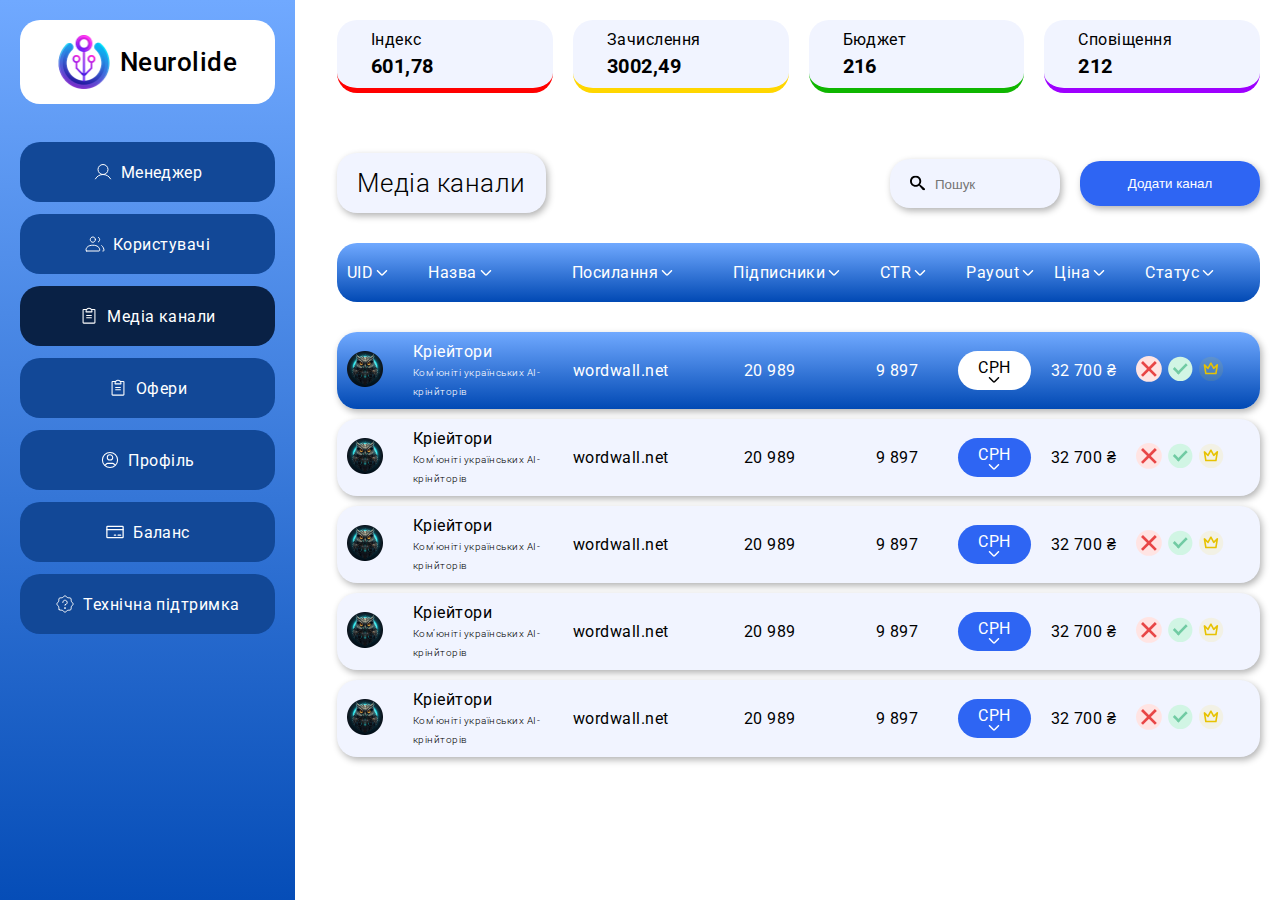
<file: mediaChanel.html>
<!DOCTYPE html>
<html lang="en">
  <head>
    <meta charset="UTF-8" />
    <meta http-equiv="X-UA-Compatible" content="IE=edge" />
    <meta name="viewport" content="width=device-width, initial-scale=1.0" />
    <title>Website-Design</title>
    <link
      href="https://fonts.googleapis.com/css2?family=Roboto:wght@400;500;700;900&display=swap"
      rel="stylesheet"
    />
    <link
      href="https://fonts.googleapis.com/css2?family=Raleway:wght@700&display=swap"
      rel="stylesheet"
    />
    <link rel="stylesheet" href="./css/mediaChanel.min.css" />
  </head>
  <body>
    <header>
      <div class="nav-div">
        <nav>
          <div class="logo">
            <a>
              <picture>
                <source
                  srcset="./imeges/desktop/logo.png 1x"
                  media="(min-width: 1200px)"
                />
                <source
                  srcset="./imeges/tablet/logo.png 1x"
                  media="(min-width: 768px)"
                />
                <source srcset="./imeges/mobile/logo.png 1x" />
                <img src="" alt="" />
              </picture>
            </a>
            <h1>Neurolide</h1>
          </div>
          <ul class="menu">
            <li>
              <a href="./manager.html">
                <svg width="20" height="20">
                  <use href="./imeges/sprite.svg#icon-Human"></use>
                </svg>
                Менеджер
              </a>
            </li>
            <li>
              <a href="./user.html">
                <svg width="20" height="20">
                  <use href="./imeges/sprite.svg#icon-People"></use>
                </svg>
                Користувачі
              </a>
            </li>
            <li class="is-active">
              <a href="#">
                <svg width="20" height="20">
                  <use href="./imeges/sprite.svg#icon-Copybook"></use>
                </svg>
                Медіа канали
              </a>
            </li>
            <li>
              <a href="./offers.html">
                <svg width="20" height="20">
                  <use href="./imeges/sprite.svg#icon-Copybook"></use>
                </svg>
                Офери
              </a>
            </li>
            <li>
              <a href="./profile.html">
                <svg width="20" height="20">
                  <use href="./imeges/sprite.svg#icon-Profile"></use>
                </svg>
                Профіль
              </a>
            </li>
            <li>
              <a href="./balance.html">
                <svg width="20" height="20">
                  <use href="./imeges/sprite.svg#icon-Card"></use>
                </svg>
                Баланс
              </a>
            </li>
            <li>
              <a href="./support.html">
                <svg width="20" height="20">
                  <use href="./imeges/sprite.svg#icon-Support"></use>
                </svg>
                Технічна підтримка
              </a>
            </li>
          </ul>
          <button type="button" class="modal-button" data-menu-open>
            <svg width="28" height="28">
              <use href="./imeges/sprite.svg#icon-Menu"></use>
            </svg>
          </button>
        </nav>
      </div>
    </header>
    <div class="modal-nav" data-menu>
      <ul class="modal-menu">
        <li>
          <a href="./main.html">
            <svg width="20" height="20">
              <use href="./imeges/sprite.svg#icon-House"></use>
            </svg>
            Головна
          </a>
        </li>
        <li>
          <a href="./manager.html">
            <svg width="20" height="20">
              <use href="./imeges/sprite.svg#icon-Human"></use>
            </svg>
            Менеджер
          </a>
        </li>
        <li>
          <a href="./user.html">
            <svg width="20" height="20">
              <use href="./imeges/sprite.svg#icon-People"></use>
            </svg>
            Користувачі
          </a>
        </li>
        <li class="is-active-mobile">
          <a href="#">
            <svg width="20" height="20">
              <use href="./imeges/sprite.svg#icon-Copybook"></use>
            </svg>
            Медіа канали
          </a>
        </li>
        <li>
          <a href="./offers.html">
            <svg width="20" height="20">
              <use href="./imeges/sprite.svg#icon-Copybook"></use>
            </svg>
            Офери
          </a>
        </li>
        <li>
          <a href="./profile.html">
            <svg width="20" height="20">
              <use href="./imeges/sprite.svg#icon-Profile"></use>
            </svg>
            Профіль
          </a>
        </li>
        <li>
          <a href="./balance.html">
            <svg width="20" height="20">
              <use href="./imeges/sprite.svg#icon-Card"></use>
            </svg>
            Баланс
          </a>
        </li>
        <li>
          <a href="./support.html">
            <svg width="20" height="20">
              <use href="./imeges/sprite.svg#icon-Support"></use>
            </svg>
            Технічна підтримка
          </a>
        </li>
      </ul>
    </div>
    <main class="mobile">
      <section class="main">
        <div class="main-div">
          <svg width="20" height="20">
            <use href="./imeges/sprite.svg#icon-Copybook"></use>
          </svg>
          Медіа канали
          <svg width="16" height="16" data-modal-open="modal1">
            <use href="./imeges/sprite.svg#icon-plus"></use>
          </svg>
        </div>
      </section>
      <section class="mediaChanel_status">
        <div class="container">
          <div>
            <h3>Статус</h3>
            <ul>
              <li>
                <b>Назва</b><br /><span
                  >Кріейтори <br />
                  Ком’юніті українських АІ-крінйторів</span
                >
              </li>
              <li><b>Посилання</b><br /><span>wordwall.net</span></li>
              <li><b>Підписники</b><br /><span>20 989</span></li>
              <li><b>Перегляди</b><br /><span>9 897</span></li>
              <li><b>Ціна</b><br /><span>32 700 </span></li>
            </ul>
            <ul>
              <li>
                <svg width="20" height="20">
                  <use href="./imeges/sprite.svg#icon-red-cross"></use>
                </svg>
              </li>
              <li>
                <svg width="20" height="20">
                  <use href="./imeges/sprite.svg#icon-green-mediaCheck"></use>
                </svg>
              </li>
              <li>
                <svg width="20" height="20">
                  <use href="./imeges/sprite.svg#icon-gold-crown"></use>
                </svg>
              </li>
            </ul>
          </div>
        </div>
      </section>
    </main>
    <main class="desktop">
      <section class="mediaChanel_data">
        <ul>
          <li>
            <span>Індекс</span>
            <h4>601,78</h4>
          </li>
          <li>
            <span>Зачислення</span>
            <h4>3002,49</h4>
          </li>
          <li>
            <span>Бюджет</span>
            <h4>216</h4>
          </li>
          <li>
            <span>Сповіщення</span>
            <h4>212</h4>
          </li>
        </ul>
      </section>
      <section class="mediaChanel_search">
        <div>
          <div>Медіа канали</div>
          <ul>
            <li>
              <svg width="15" height="15">
                <use href="./imeges/sprite.svg#icon-search"></use>
              </svg>
              <input type="text" placeholder="Пошук" />
            </li>
            <li>
              <button type="button" data-modal-open="modal1">
                Додати канал
              </button>
            </li>
          </ul>
        </div>
      </section>
      <section class="mediaChanel_offers">
        <ul>
          <li>
            <span>UID</span>
            <svg width="12" height="6">
              <use href="./imeges/sprite.svg#icon-vector"></use>
            </svg>
          </li>
          <li>
            <span>Назва</span>
            <svg width="12" height="6">
              <use href="./imeges/sprite.svg#icon-vector"></use>
            </svg>
          </li>
          <li>
            <span>Посилання</span>
            <svg width="12" height="6">
              <use href="./imeges/sprite.svg#icon-vector"></use>
            </svg>
          </li>
          <li>
            <span>Підписники</span>
            <svg width="12" height="6">
              <use href="./imeges/sprite.svg#icon-vector"></use>
            </svg>
          </li>
          <li>
            <span>CTR</span>
            <svg width="12" height="6">
              <use href="./imeges/sprite.svg#icon-vector"></use>
            </svg>
          </li>
          <li>
            <span>Payout</span>
            <svg width="12" height="6">
              <use href="./imeges/sprite.svg#icon-vector"></use>
            </svg>
          </li>
          <li>
            <span>Ціна</span>
            <svg width="12" height="6">
              <use href="./imeges/sprite.svg#icon-vector"></use>
            </svg>
          </li>
          <li>
            <span>Статус</span>
            <svg width="12" height="6">
              <use href="./imeges/sprite.svg#icon-vector"></use>
            </svg>
          </li>
        </ul>
      </section>
      <section class="mediaChanel_offers_list">
        <ul class="mediaChanel_offers_list_ul">
          <li class="mediaChanel_offers_list_li">
            <ul>
              <li>
                <img width="36" src="./imeges/desktop/avatar.png" alt="" />
              </li>
              <li>
                <span>Кріейтори</span><br /><b
                  >Ком’юніті українських АІ-крінйторів</b
                >
              </li>
              <li><span>wordwall.net</span></li>
              <li><span>20 989</span></li>
              <li><span>9 897</span></li>
              <li hidden-content-open="payout-info1">
                <span id="target">CPH</span>
                <svg width="12" height="6">
                  <use href="./imeges/sprite.svg#icon-vector-black"></use>
                </svg>
                <div id="payout-info1">
                  <span clickable="target">CPM</span>
                  <span clickable="target">CPH</span>
                  <svg width="12" height="6">
                    <use href="./imeges/sprite.svg#icon-vector-black"></use>
                  </svg>
                </div>
              </li>
              <li><span>32 700 ₴</span></li>
              <li>
                <svg width="26" height="26">
                  <use href="./imeges/sprite.svg#icon-red-cross"></use>
                </svg>
              </li>
              <li>
                <svg width="26" height="26">
                  <use href="./imeges/sprite.svg#icon-green-mediaCheck"></use>
                </svg>
              </li>
              <li>
                <svg width="26" height="26">
                  <use href="./imeges/sprite.svg#icon-gold-crown"></use>
                </svg>
              </li>
            </ul>
          </li>
          <li class="mediaChanel_offers_list_li">
            <ul>
              <li>
                <img width="36" src="./imeges/desktop/avatar.png" alt="" />
              </li>
              <li>
                <span>Кріейтори</span><br /><b
                  >Ком’юніті українських АІ-крінйторів</b
                >
              </li>
              <li><span>wordwall.net</span></li>
              <li><span>20 989</span></li>
              <li><span>9 897</span></li>
              <li hidden-content-open="payout-info2">
                <span id="target2">CPH</span>
                <svg width="12" height="6">
                  <use href="./imeges/sprite.svg#icon-vector"></use>
                </svg>
                <div id="payout-info2">
                  <span clickable="target2">CPM</span>
                  <span clickable="target2">CPH</span>
                  <svg width="12" height="6">
                    <use href="./imeges/sprite.svg#icon-vector-black"></use>
                  </svg>
                </div>
              </li>
              <li><span>32 700 ₴</span></li>
              <li>
                <svg width="26" height="26">
                  <use href="./imeges/sprite.svg#icon-red-cross"></use>
                </svg>
              </li>
              <li>
                <svg width="26" height="26">
                  <use href="./imeges/sprite.svg#icon-green-mediaCheck"></use>
                </svg>
              </li>
              <li>
                <svg width="26" height="26">
                  <use href="./imeges/sprite.svg#icon-gold-crown"></use>
                </svg>
              </li>
            </ul>
          </li>
          <li class="mediaChanel_offers_list_li">
            <ul>
              <li>
                <img width="36" src="./imeges/desktop/avatar.png" alt="" />
              </li>
              <li>
                <span>Кріейтори</span><br /><b
                  >Ком’юніті українських АІ-крінйторів</b
                >
              </li>
              <li><span>wordwall.net</span></li>
              <li><span>20 989</span></li>
              <li><span>9 897</span></li>
              <li hidden-content-open="payout-info3">
                <span id="target3">CPH</span>
                <svg width="12" height="6">
                  <use href="./imeges/sprite.svg#icon-vector"></use>
                </svg>
                <div id="payout-info3">
                  <span clickable="target3">CPM</span>
                  <span clickable="target3">CPH</span>
                  <svg width="12" height="6">
                    <use href="./imeges/sprite.svg#icon-vector-black"></use>
                  </svg>
                </div>
              </li>
              <li><span>32 700 ₴</span></li>
              <li>
                <svg width="26" height="26">
                  <use href="./imeges/sprite.svg#icon-red-cross"></use>
                </svg>
              </li>
              <li>
                <svg width="26" height="26">
                  <use href="./imeges/sprite.svg#icon-green-mediaCheck"></use>
                </svg>
              </li>
              <li>
                <svg width="26" height="26">
                  <use href="./imeges/sprite.svg#icon-gold-crown"></use>
                </svg>
              </li>
            </ul>
          </li>
          <li class="mediaChanel_offers_list_li">
            <ul>
              <li>
                <img width="36" src="./imeges/desktop/avatar.png" alt="" />
              </li>
              <li>
                <span>Кріейтори</span><br /><b
                  >Ком’юніті українських АІ-крінйторів</b
                >
              </li>
              <li><span>wordwall.net</span></li>
              <li><span>20 989</span></li>
              <li><span>9 897</span></li>
              <li hidden-content-open="payout-info4">
                <span id="target4">CPH</span>
                <svg width="12" height="6">
                  <use href="./imeges/sprite.svg#icon-vector"></use>
                </svg>
                <div id="payout-info4">
                  <span clickable="target4">CPM</span>
                  <span clickable="target4">CPH</span>
                  <svg width="12" height="6">
                    <use href="./imeges/sprite.svg#icon-vector-black"></use>
                  </svg>
                </div>
              </li>
              <li><span>32 700 ₴</span></li>
              <li>
                <svg width="26" height="26">
                  <use href="./imeges/sprite.svg#icon-red-cross"></use>
                </svg>
              </li>
              <li>
                <svg width="26" height="26">
                  <use href="./imeges/sprite.svg#icon-green-mediaCheck"></use>
                </svg>
              </li>
              <li>
                <svg width="26" height="26">
                  <use href="./imeges/sprite.svg#icon-gold-crown"></use>
                </svg>
              </li>
            </ul>
          </li>
          <li class="mediaChanel_offers_list_li">
            <ul>
              <li>
                <img width="36" src="./imeges/desktop/avatar.png" alt="" />
              </li>
              <li>
                <span>Кріейтори</span><br /><b
                  >Ком’юніті українських АІ-крінйторів</b
                >
              </li>
              <li><span>wordwall.net</span></li>
              <li><span>20 989</span></li>
              <li><span>9 897</span></li>
              <li hidden-content-open="payout-info5">
                <span id="target5">CPH</span>
                <svg width="12" height="6">
                  <use href="./imeges/sprite.svg#icon-vector"></use>
                </svg>
                <div id="payout-info5">
                  <span clickable="target5">CPM</span>
                  <span clickable="target5">CPH</span>
                  <svg width="12" height="6">
                    <use href="./imeges/sprite.svg#icon-vector-black"></use>
                  </svg>
                </div>
              </li>
              <li><span>32 700 ₴</span></li>
              <li>
                <svg width="26" height="26">
                  <use href="./imeges/sprite.svg#icon-red-cross"></use>
                </svg>
              </li>
              <li>
                <svg width="26" height="26">
                  <use href="./imeges/sprite.svg#icon-green-mediaCheck"></use>
                </svg>
              </li>
              <li>
                <svg width="26" height="26">
                  <use href="./imeges/sprite.svg#icon-gold-crown"></use>
                </svg>
              </li>
            </ul>
          </li>
        </ul>
      </section>
    </main>
    <footer>
      <div class="container">
        <svg width="18" height="18">
          <use href="./imeges/sprite.svg#icon-question"></use>
        </svg>
      </div>
    </footer>
    <div class="backdrop is-hidden" id="modal1" data-modal>
      <div class="modal">
        <h2>Додати новий канал</h2>
        <form>
          <label>
            <span>Назва</span>
            <input type="text" placeholder="...." />
          </label>
          <label>
            <span>Підписники</span>
            <input type="text" placeholder="...." />
          </label>
          <label>
            <span>Перегляди</span>
            <input type="text" placeholder="...." />
          </label>
          <label>
            <span>Ціна</span>
            <input type="text" placeholder="...." />
          </label>
          <div class="modal_desktop_menu">
            <span>Модель оплати</span>
            <ul>
              <li>
                <span>RevShare</span>
                <p id="p1">%$</p>
                <svg width="12" height="6" open-paragraf="p1">
                  <use href="./imeges/sprite.svg#icon-vector"></use>
                </svg>
              </li>
              <li>
                <span>CPL</span>
                <p id="p2">$</p>
                <svg width="12" height="6" open-paragraf="p2">
                  <use href="./imeges/sprite.svg#icon-vector-black"></use>
                </svg>
              </li>
              <li>
                <span>CPC</span>
                <p id="p3">$</p>
                <svg width="12" height="6" open-paragraf="p3">
                  <use href="./imeges/sprite.svg#icon-vector-black"></use>
                </svg>
              </li>
              <li>
                <span>CPM</span>
              </li>
              <li>
                <span>CPH</span>
              </li>
            </ul>
          </div>
          <ul>
            <li><button type="button" data-modal-close>Відмінити</button></li>
            <li>
              <button type="button">
                <svg width="13" height="13">
                  <use href="./imeges/sprite.svg#icon-plus"></use>
                </svg>
                Додати канал
              </button>
            </li>
          </ul>
        </form>
      </div>
    </div>
    <script src="./scripts/modal.js"></script>
    <script src="./scripts/menu.js"></script>
    <script src="./scripts/hiddenContent.js"></script>
  </body>
</html>
</file>
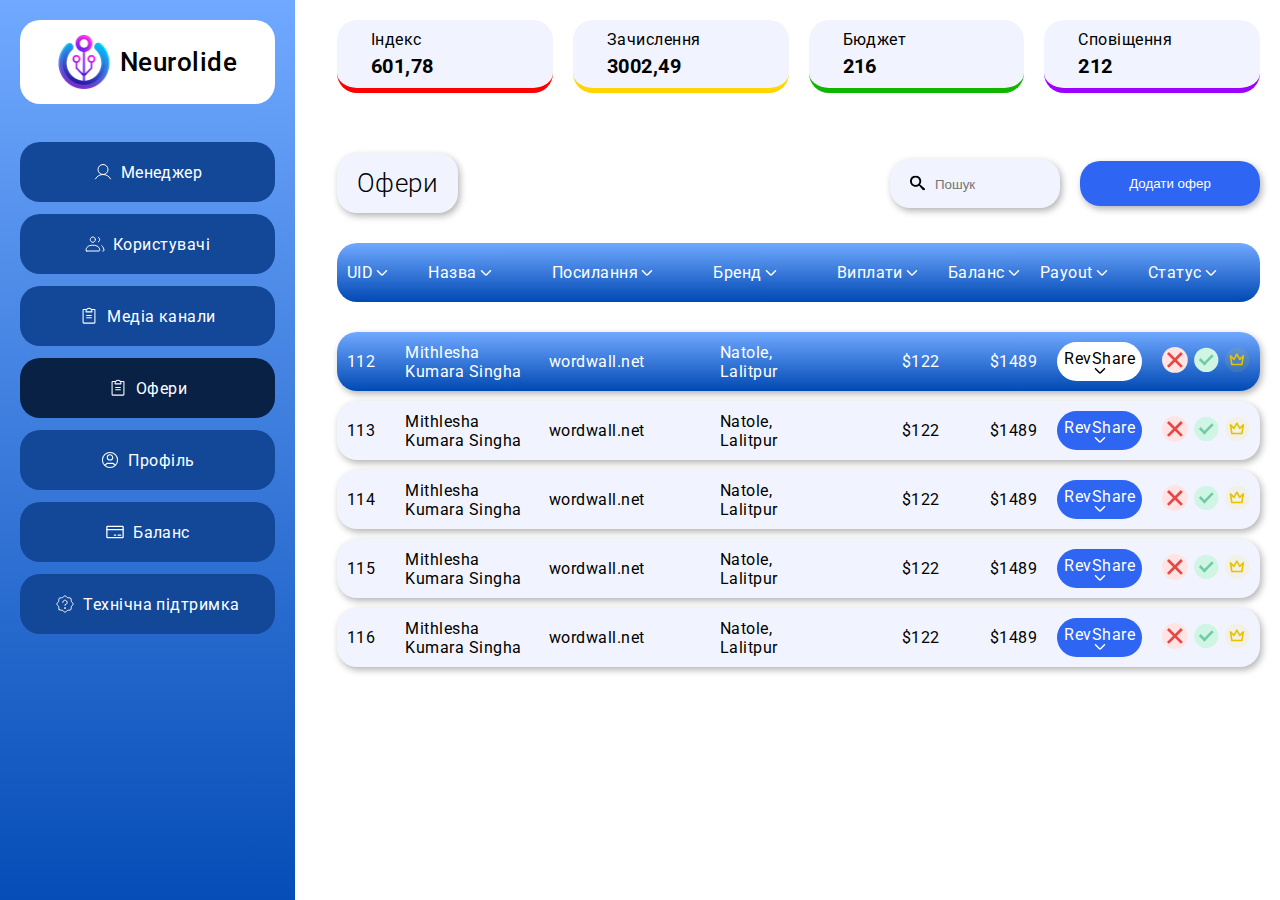
<file: offers.html>
<!DOCTYPE html>
<html lang="en">
  <head>
    <meta charset="UTF-8" />
    <meta http-equiv="X-UA-Compatible" content="IE=edge" />
    <meta name="viewport" content="width=device-width, initial-scale=1.0" />
    <title>Website-Design</title>
    <link
      href="https://fonts.googleapis.com/css2?family=Roboto:wght@400;500;700;900&display=swap"
      rel="stylesheet"
    />
    <link
      href="https://fonts.googleapis.com/css2?family=Raleway:wght@700&display=swap"
      rel="stylesheet"
    />
    <link rel="stylesheet" href="./css/offers.min.css" />
  </head>
  <body>
    <header>
      <div class="nav-div">
        <nav>
          <div class="logo">
            <a>
              <picture>
                <source
                  srcset="./imeges/desktop/logo.png 1x"
                  media="(min-width: 1200px)"
                />
                <source
                  srcset="./imeges/tablet/logo.png 1x"
                  media="(min-width: 768px)"
                />
                <source srcset="./imeges/mobile/logo.png 1x" />
                <img src="" alt="" />
              </picture>
            </a>
            <h1>Neurolide</h1>
          </div>
          <ul class="menu">
            <li>
              <a href="./manager.html">
                <svg width="20" height="20">
                  <use href="./imeges/sprite.svg#icon-Human"></use>
                </svg>
                Менеджер
              </a>
            </li>
            <li>
              <a href="./user.html">
                <svg width="20" height="20">
                  <use href="./imeges/sprite.svg#icon-People"></use>
                </svg>
                Користувачі
              </a>
            </li>
            <li>
              <a href="./mediaChanel.html">
                <svg width="20" height="20">
                  <use href="./imeges/sprite.svg#icon-Copybook"></use>
                </svg>
                Медіа канали
              </a>
            </li>
            <li class="is-active">
              <a href="#">
                <svg width="20" height="20">
                  <use href="./imeges/sprite.svg#icon-Copybook"></use>
                </svg>
                Офери
              </a>
            </li>
            <li>
              <a href="./profile.html">
                <svg width="20" height="20">
                  <use href="./imeges/sprite.svg#icon-Profile"></use>
                </svg>
                Профіль
              </a>
            </li>
            <li>
              <a href="./balance.html">
                <svg width="20" height="20">
                  <use href="./imeges/sprite.svg#icon-Card"></use>
                </svg>
                Баланс
              </a>
            </li>
            <li>
              <a href="./support.html">
                <svg width="20" height="20">
                  <use href="./imeges/sprite.svg#icon-Support"></use>
                </svg>
                Технічна підтримка
              </a>
            </li>
          </ul>
          <button type="button" class="modal-button" data-menu-open>
            <svg width="28" height="28">
              <use href="./imeges/sprite.svg#icon-Menu"></use>
            </svg>
          </button>
        </nav>
      </div>
    </header>
    <div class="modal-nav" data-menu>
      <ul class="modal-menu">
        <li>
          <a href="./main.html">
            <svg width="20" height="20">
              <use href="./imeges/sprite.svg#icon-House"></use>
            </svg>
            Головна
          </a>
        </li>
        <li>
          <a href="./manager.html">
            <svg width="20" height="20">
              <use href="./imeges/sprite.svg#icon-Human"></use>
            </svg>
            Менеджер
          </a>
        </li>
        <li>
          <a href="./user.html">
            <svg width="20" height="20">
              <use href="./imeges/sprite.svg#icon-People"></use>
            </svg>
            Користувачі
          </a>
        </li>
        <li>
          <a href="./mediaChanel.html">
            <svg width="20" height="20">
              <use href="./imeges/sprite.svg#icon-Copybook"></use>
            </svg>
            Медіа канали
          </a>
        </li>
        <li class="is-active-mobile">
          <a href="#">
            <svg width="20" height="20">
              <use href="./imeges/sprite.svg#icon-Copybook"></use>
            </svg>
            Офери
          </a>
        </li>
        <li>
          <a href="./profile.html">
            <svg width="20" height="20">
              <use href="./imeges/sprite.svg#icon-Profile"></use>
            </svg>
            Профіль
          </a>
        </li>
        <li>
          <a href="./balance.html">
            <svg width="20" height="20">
              <use href="./imeges/sprite.svg#icon-Card"></use>
            </svg>
            Баланс
          </a>
        </li>
        <li>
          <a href="./support.html">
            <svg width="20" height="20">
              <use href="./imeges/sprite.svg#icon-Support"></use>
            </svg>
            Технічна підтримка
          </a>
        </li>
      </ul>
    </div>
    <main class="mobile">
      <section class="main">
        <div class="main-div">
          <svg width="20" height="20">
            <use href="./imeges/sprite.svg#icon-Copybook"></use>
          </svg>
          Офери
          <svg width="16" height="16" data-modal-open="modal1">
            <use href="./imeges/sprite.svg#icon-plus"></use>
          </svg>
        </div>
      </section>
      <section class="offers_status">
        <div class="container">
          <div>
            <h3>UID 112 Статус</h3>
            <ul>
              <li><b>Назва</b><br /><span>Mithlesha Kumara Singha</span></li>
              <li><b>Посилання</b><br /><span>wordwall.net</span></li>
              <li><b>Бренд</b><br /><span>Kritipur, Kathmandu</span></li>
              <li><b>Виплати</b><br /><span>$122</span></li>
              <li><b>Баланс</b><br /><span>$1489</span></li>
            </ul>
            <ul>
              <li>
                <svg width="20" height="20">
                  <use href="./imeges/sprite.svg#icon-red-cross"></use>
                </svg>
              </li>
              <li>
                <svg width="20" height="20">
                  <use href="./imeges/sprite.svg#icon-green-mediaCheck"></use>
                </svg>
              </li>
              <li>
                <svg width="20" height="20">
                  <use href="./imeges/sprite.svg#icon-gold-crown"></use>
                </svg>
              </li>
            </ul>
          </div>
        </div>
      </section>
    </main>
    <main class="desktop">
      <section class="offers_data">
        <ul>
          <li>
            <span>Індекс</span>
            <h4>601,78</h4>
          </li>
          <li>
            <span>Зачислення</span>
            <h4>3002,49</h4>
          </li>
          <li>
            <span>Бюджет</span>
            <h4>216</h4>
          </li>
          <li>
            <span>Сповіщення</span>
            <h4>212</h4>
          </li>
        </ul>
      </section>
      <section class="offers_search">
        <div>
          <div>Офери</div>
          <ul>
            <li>
              <svg width="15" height="15">
                <use href="./imeges/sprite.svg#icon-search"></use>
              </svg>
              <input type="text" placeholder="Пошук" />
            </li>
            <li>
              <button type="button" data-modal-open="modal1">
                Додати офер
              </button>
            </li>
          </ul>
        </div>
      </section>
      <section class="offers_offers">
        <ul>
          <li>
            <span>UID</span>
            <svg width="12" height="6">
              <use href="./imeges/sprite.svg#icon-vector"></use>
            </svg>
          </li>
          <li>
            <span>Назва</span>
            <svg width="12" height="6">
              <use href="./imeges/sprite.svg#icon-vector"></use>
            </svg>
          </li>
          <li>
            <span>Посилання</span>
            <svg width="12" height="6">
              <use href="./imeges/sprite.svg#icon-vector"></use>
            </svg>
          </li>
          <li>
            <span>Бренд</span>
            <svg width="12" height="6">
              <use href="./imeges/sprite.svg#icon-vector"></use>
            </svg>
          </li>
          <li>
            <span>Виплати</span>
            <svg width="12" height="6">
              <use href="./imeges/sprite.svg#icon-vector"></use>
            </svg>
          </li>
          <li>
            <span>Баланс</span>
            <svg width="12" height="6">
              <use href="./imeges/sprite.svg#icon-vector"></use>
            </svg>
          </li>
          <li>
            <span>Payout</span>
            <svg width="12" height="6">
              <use href="./imeges/sprite.svg#icon-vector"></use>
            </svg>
          </li>
          <li>
            <span>Статус</span>
            <svg width="12" height="6">
              <use href="./imeges/sprite.svg#icon-vector"></use>
            </svg>
          </li>
        </ul>
      </section>
      <section class="offers_offers_list">
        <ul class="offers_offers_list_ul">
          <li class="offers_offers_list_li">
            <ul>
              <li>
                <span>112</span>
              </li>
              <li>
                <span>Mithlesha Kumara Singha</span>
              </li>
              <li><span>wordwall.net</span></li>
              <li><span>Natole, Lalitpur</span></li>
              <li><span>$122</span></li>
              <li><span>$1489</span></li>
              <li>
                <span>RevShare</span>
                <svg width="12" height="6">
                  <use href="./imeges/sprite.svg#icon-vector-black"></use>
                </svg>
              </li>
              <li>
                <svg width="26" height="26">
                  <use href="./imeges/sprite.svg#icon-red-cross"></use>
                </svg>
              </li>
              <li>
                <svg width="26" height="26">
                  <use href="./imeges/sprite.svg#icon-green-mediaCheck"></use>
                </svg>
              </li>
              <li>
                <svg width="26" height="26">
                  <use href="./imeges/sprite.svg#icon-gold-crown"></use>
                </svg>
              </li>
            </ul>
          </li>
          <li class="offers_offers_list_li">
            <ul>
              <li>
                <span>113</span>
              </li>
              <li>
                <span>Mithlesha Kumara Singha</span>
              </li>
              <li><span>wordwall.net</span></li>
              <li><span>Natole, Lalitpur</span></li>
              <li><span>$122</span></li>
              <li><span>$1489</span></li>
              <li>
                <span>RevShare</span>
                <svg width="12" height="6">
                  <use href="./imeges/sprite.svg#icon-vector"></use>
                </svg>
              </li>
              <li>
                <svg width="26" height="26">
                  <use href="./imeges/sprite.svg#icon-red-cross"></use>
                </svg>
              </li>
              <li>
                <svg width="26" height="26">
                  <use href="./imeges/sprite.svg#icon-green-mediaCheck"></use>
                </svg>
              </li>
              <li>
                <svg width="26" height="26">
                  <use href="./imeges/sprite.svg#icon-gold-crown"></use>
                </svg>
              </li>
            </ul>
          </li>
          <li class="offers_offers_list_li">
            <ul>
              <li>
                <span>114</span>
              </li>
              <li>
                <span>Mithlesha Kumara Singha</span>
              </li>
              <li><span>wordwall.net</span></li>
              <li><span>Natole, Lalitpur</span></li>
              <li><span>$122</span></li>
              <li><span>$1489</span></li>
              <li>
                <span>RevShare</span>
                <svg width="12" height="6">
                  <use href="./imeges/sprite.svg#icon-vector"></use>
                </svg>
              </li>
              <li>
                <svg width="26" height="26">
                  <use href="./imeges/sprite.svg#icon-red-cross"></use>
                </svg>
              </li>
              <li>
                <svg width="26" height="26">
                  <use href="./imeges/sprite.svg#icon-green-mediaCheck"></use>
                </svg>
              </li>
              <li>
                <svg width="26" height="26">
                  <use href="./imeges/sprite.svg#icon-gold-crown"></use>
                </svg>
              </li>
            </ul>
          </li>
          <li class="offers_offers_list_li">
            <ul>
              <li>
                <span>115</span>
              </li>
              <li>
                <span>Mithlesha Kumara Singha</span>
              </li>
              <li><span>wordwall.net</span></li>
              <li><span>Natole, Lalitpur</span></li>
              <li><span>$122</span></li>
              <li><span>$1489</span></li>
              <li>
                <span>RevShare</span>
                <svg width="12" height="6">
                  <use href="./imeges/sprite.svg#icon-vector"></use>
                </svg>
              </li>
              <li>
                <svg width="26" height="26">
                  <use href="./imeges/sprite.svg#icon-red-cross"></use>
                </svg>
              </li>
              <li>
                <svg width="26" height="26">
                  <use href="./imeges/sprite.svg#icon-green-mediaCheck"></use>
                </svg>
              </li>
              <li>
                <svg width="26" height="26">
                  <use href="./imeges/sprite.svg#icon-gold-crown"></use>
                </svg>
              </li>
            </ul>
          </li>
          <li class="offers_offers_list_li">
            <ul>
              <li>
                <span>116</span>
              </li>
              <li>
                <span>Mithlesha Kumara Singha</span>
              </li>
              <li><span>wordwall.net</span></li>
              <li><span>Natole, Lalitpur</span></li>
              <li><span>$122</span></li>
              <li><span>$1489</span></li>
              <li>
                <span>RevShare</span>
                <svg width="12" height="6">
                  <use href="./imeges/sprite.svg#icon-vector"></use>
                </svg>
              </li>
              <li>
                <svg width="26" height="26">
                  <use href="./imeges/sprite.svg#icon-red-cross"></use>
                </svg>
              </li>
              <li>
                <svg width="26" height="26">
                  <use href="./imeges/sprite.svg#icon-green-mediaCheck"></use>
                </svg>
              </li>
              <li>
                <svg width="26" height="26">
                  <use href="./imeges/sprite.svg#icon-gold-crown"></use>
                </svg>
              </li>
            </ul>
          </li>
        </ul>
      </section>
    </main>
    <footer>
      <div class="container">
        <svg width="18" height="18">
          <use href="./imeges/sprite.svg#icon-question"></use>
        </svg>
      </div>
    </footer>
    <div class="backdrop is-hidden" id="modal1" data-modal>
      <div class="modal">
        <h2>Додати новий офер</h2>
        <form>
          <label>
            <span>Назва</span>
            <input type="text" placeholder="...." />
          </label>
          <label>
            <span>Бренд</span>
            <input type="text" placeholder="...." />
          </label>
          <label>
            <span>Виплати</span>
            <input type="text" placeholder="...." />
          </label>
          <label>
            <span>Баланс</span>
            <input type="text" placeholder="...." />
          </label>
          <div class="modal_desktop_menu">
            <span>Модель оплати</span>
            <ul>
              <li>
                <span>RevShare</span>
                <p id="p1">%$</p>
                <svg width="12" height="6" open-paragraf="p1">
                  <use href="./imeges/sprite.svg#icon-vector"></use>
                </svg>
              </li>
              <li>
                <span>CPL</span>
                <p id="p2">$</p>
                <svg width="12" height="6" open-paragraf="p2">
                  <use href="./imeges/sprite.svg#icon-vector-black"></use>
                </svg>
              </li>
              <li>
                <span>CPC</span>
                <p id="p3">$</p>
                <svg width="12" height="6" open-paragraf="p3">
                  <use href="./imeges/sprite.svg#icon-vector-black"></use>
                </svg>
              </li>
              <li>
                <span>CPM</span>
              </li>
              <li>
                <span>CPH</span>
              </li>
            </ul>
          </div>
          <ul>
            <li><button type="button" data-modal-close>Відмінити</button></li>
            <li>
              <button type="button">
                <svg width="13" height="13">
                  <use href="./imeges/sprite.svg#icon-plus"></use>
                </svg>
                Додати офер
              </button>
            </li>
          </ul>
        </form>
      </div>
    </div>
    <script src="./scripts/modal.js"></script>
    <script src="./scripts/menu.js"></script>
    <script src="./scripts/hiddenContent.js"></script>
  </body>
</html>
</file>
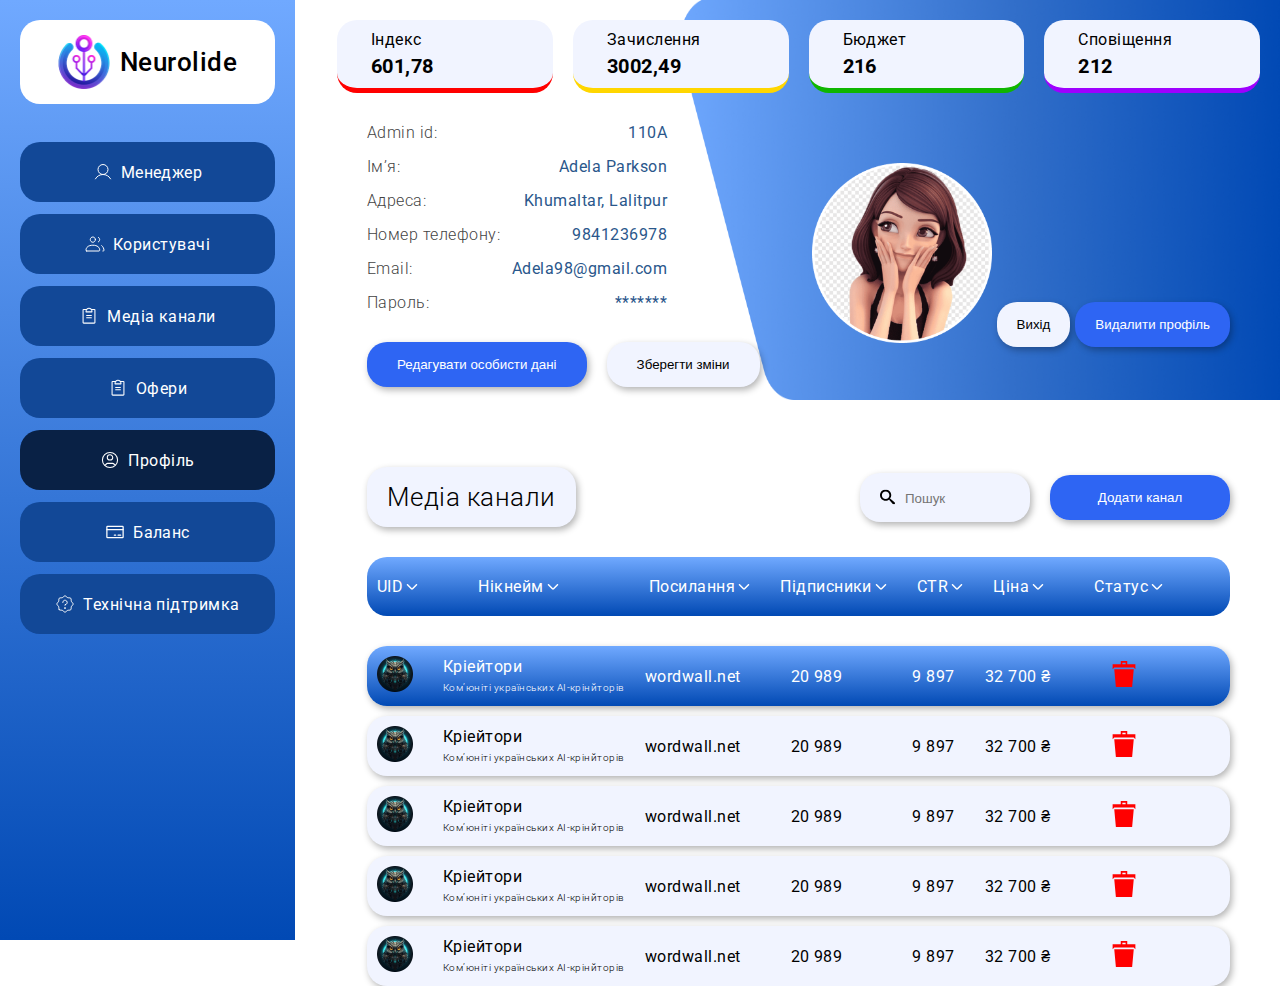
<file: profile.html>
<!DOCTYPE html>
<html lang="en">
  <head>
    <meta charset="UTF-8" />
    <meta http-equiv="X-UA-Compatible" content="IE=edge" />
    <meta name="viewport" content="width=device-width, initial-scale=1.0" />
    <title>Website-Design</title>
    <link
      href="https://fonts.googleapis.com/css2?family=Roboto:wght@400;500;700;900&display=swap"
      rel="stylesheet"
    />
    <link
      href="https://fonts.googleapis.com/css2?family=Raleway:wght@700&display=swap"
      rel="stylesheet"
    />
    <link rel="stylesheet" href="./css/profile.min.css" />
  </head>
  <body>
    <header>
      <div class="nav-div">
        <nav>
          <div class="logo">
            <a>
              <picture>
                <source
                  srcset="./imeges/desktop/logo.png 1x"
                  media="(min-width: 1200px)"
                />
                <source
                  srcset="./imeges/tablet/logo.png 1x"
                  media="(min-width: 768px)"
                />
                <source srcset="./imeges/mobile/logo.png 1x" />
                <img src="" alt="" />
              </picture>
            </a>
            <h1>Neurolide</h1>
          </div>
          <ul class="menu">
            <li>
              <a href="./manager.html">
                <svg width="20" height="20">
                  <use href="./imeges/sprite.svg#icon-Human"></use>
                </svg>
                Менеджер
              </a>
            </li>
            <li>
              <a href="./user.html">
                <svg width="20" height="20">
                  <use href="./imeges/sprite.svg#icon-People"></use>
                </svg>
                Користувачі
              </a>
            </li>
            <li>
              <a href="./mediaChanel.html">
                <svg width="20" height="20">
                  <use href="./imeges/sprite.svg#icon-Copybook"></use>
                </svg>
                Медіа канали
              </a>
            </li>
            <li>
              <a href="./offers.html">
                <svg width="20" height="20">
                  <use href="./imeges/sprite.svg#icon-Copybook"></use>
                </svg>
                Офери
              </a>
            </li>
            <li class="is-active">
              <a href="#">
                <svg width="20" height="20">
                  <use href="./imeges/sprite.svg#icon-Profile"></use>
                </svg>
                Профіль
              </a>
            </li>
            <li>
              <a href="./balance.html">
                <svg width="20" height="20">
                  <use href="./imeges/sprite.svg#icon-Card"></use>
                </svg>
                Баланс
              </a>
            </li>
            <li>
              <a href="./support.html">
                <svg width="20" height="20">
                  <use href="./imeges/sprite.svg#icon-Support"></use>
                </svg>
                Технічна підтримка
              </a>
            </li>
          </ul>
          <button type="button" class="modal-button" data-menu-open>
            <svg width="28" height="28">
              <use href="./imeges/sprite.svg#icon-Menu"></use>
            </svg>
          </button>
        </nav>
      </div>
    </header>
    <div class="modal-nav" data-menu>
      <ul class="modal-menu">
        <li>
          <a href="./main.html">
            <svg width="20" height="20">
              <use href="./imeges/sprite.svg#icon-House"></use>
            </svg>
            Головна
          </a>
        </li>
        <li>
          <a href="./manager.html">
            <svg width="20" height="20">
              <use href="./imeges/sprite.svg#icon-Human"></use>
            </svg>
            Менеджер
          </a>
        </li>
        <li>
          <a href="./user.html">
            <svg width="20" height="20">
              <use href="./imeges/sprite.svg#icon-People"></use>
            </svg>
            Користувачі
          </a>
        </li>
        <li>
          <a href="./mediaChanel.html">
            <svg width="20" height="20">
              <use href="./imeges/sprite.svg#icon-Copybook"></use>
            </svg>
            Медіа канали
          </a>
        </li>
        <li>
          <a href="./offers.html">
            <svg width="20" height="20">
              <use href="./imeges/sprite.svg#icon-Copybook"></use>
            </svg>
            Офери
          </a>
        </li>
        <li class="is-active-mobile">
          <a href="#">
            <svg width="20" height="20">
              <use href="./imeges/sprite.svg#icon-Profile"></use>
            </svg>
            Профіль
          </a>
        </li>
        <li>
          <a href="./balance.html">
            <svg width="20" height="20">
              <use href="./imeges/sprite.svg#icon-Card"></use>
            </svg>
            Баланс
          </a>
        </li>
        <li>
          <a href="./support.html">
            <svg width="20" height="20">
              <use href="./imeges/sprite.svg#icon-Support"></use>
            </svg>
            Технічна підтримка
          </a>
        </li>
      </ul>
    </div>
    <main class="mobile">
      <section class="main">
        <div class="main-div">
          <svg width="20" height="20">
            <use href="./imeges/sprite.svg#icon-Profile"></use>
          </svg>
          Профіль
        </div>
      </section>
      <section class="profile_info">
        <div class="container">
          <ul>
            <li><b>Admin id:</b><br /><span>110A</span></li>
            <li><b>Ім’я:</b><br /><span>Adela Parkson</span></li>
            <li><b>Адреса:</b><br /><span>Khumaltar, Lalitpur</span></li>
            <li><b>Номер телефону:</b><br /><span>9841236978</span></li>
            <li><b>Email:</b><br /><span>Adela98@gmail.com</span></li>
            <li><b>Пароль:</b><br /><span>*******</span></li>
          </ul>
          <ul>
            <li>
              <picture>
                <source
                  srcset="
                    ./imeges/mobile/profile.png    1x,
                    ./imeges/mobile/profile@2x.png 2x
                  "
                />
                <img src="" alt="" />
              </picture>
            </li>
            <li><button type="button">Вихід</button></li>
            <li><button type="button">Видалити</button></li>
          </ul>
          <button type="button">Редагувати особисті дані</button>
        </div>
      </section>
      <section class="profile_status">
        <div class="container">
          <ul>
            <li><button type="button">Медіа канали</button></li>
            <li>
              <button type="button" data-modal-open="modal2">
                Додати канал
              </button>
            </li>
          </ul>
          <div>
            <h3>Статус</h3>
            <img width="54" src="./imeges/desktop/avatar.png" alt="" />
            <ul>
              <li>
                <b>Нікнейм</b><br /><span
                  >Кріейтори <br />
                  Ком’юніті українських АІ-крінйторів</span
                >
              </li>
              <li><b>Посилання</b><br /><span>wordwall.net</span></li>
              <li><b>Підписники</b><br /><span>20 989</span></li>
              <li><b>Перегляди</b><br /><span>9 897</span></li>
              <li><b>Ціна</b><br /><span>32 700</span></li>
            </ul>
            <ul>
              <li data-modal-open="modal1">
                <svg width="20" height="20">
                  <use href="./imeges/sprite.svg#icon-settings"></use>
                </svg>
              </li>
              <li>
                <svg width="20" height="20">
                  <use href="./imeges/sprite.svg#icon-bin"></use>
                </svg>
              </li>
            </ul>
          </div>
        </div>
      </section>
    </main>
    <main class="desktop">
      <section class="profile_data">
        <ul>
          <li>
            <span>Індекс</span>
            <h4>601,78</h4>
          </li>
          <li>
            <span>Зачислення</span>
            <h4>3002,49</h4>
          </li>
          <li>
            <span>Бюджет</span>
            <h4>216</h4>
          </li>
          <li>
            <span>Сповіщення</span>
            <h4>212</h4>
          </li>
        </ul>
        <img src="./imeges/desktop/background.png" alt="" />
      </section>
      <section class="profile_profile">
        <div class="container profile_div">
          <div>
            <ul>
              <li><b>Admin id:</b><span>110A</span></li>
              <li><b>Ім’я:</b><span>Adela Parkson</span></li>
              <li><b>Адреса:</b><span>Khumaltar, Lalitpur</span></li>
              <li><b>Номер телефону:</b><span>9841236978</span></li>
              <li><b>Email:</b><span>Adela98@gmail.com</span></li>
              <li><b>Пароль:</b><span>*******</span></li>
            </ul>
            <ul>
              <li><button type="button">Редагувати особисти дані</button></li>
              <li><button type="button">Зберегти зміни</button></li>
            </ul>
          </div>
          <ul class="profile_ul">
            <li>
              <picture>
                <source
                  srcset="
                    ./imeges/desktop/profile.png    1x,
                    ./imeges/desktop/profile@2x.png 2x
                  "
                />
                <img src="" alt="" />
              </picture>
            </li>
            <li><button type="button">Вихід</button></li>
            <li><button type="button">Видалити профіль</button></li>
          </ul>
        </div>
      </section>
      <section class="profile_offers">
        <div class="container">
          <div>
            <div>Медіа канали</div>
            <ul>
              <li>
                <svg width="15" height="15">
                  <use href="./imeges/sprite.svg#icon-search"></use>
                </svg>
                <input type="text" placeholder="Пошук" />
              </li>
              <li>
                <button type="button" data-modal-open="modal2">
                  Додати канал
                </button>
              </li>
            </ul>
          </div>
          <ul class="profile_offers_ul">
            <li>
              <span>UID</span>
              <svg width="12" height="6">
                <use href="./imeges/sprite.svg#icon-vector"></use>
              </svg>
            </li>
            <li>
              <span>Нікнейм</span>
              <svg width="12" height="6">
                <use href="./imeges/sprite.svg#icon-vector"></use>
              </svg>
            </li>
            <li>
              <span>Посилання</span>
              <svg width="12" height="6">
                <use href="./imeges/sprite.svg#icon-vector"></use>
              </svg>
            </li>
            <li>
              <span>Підписники</span>
              <svg width="12" height="6">
                <use href="./imeges/sprite.svg#icon-vector"></use>
              </svg>
            </li>
            <li>
              <span>CTR</span>
              <svg width="12" height="6">
                <use href="./imeges/sprite.svg#icon-vector"></use>
              </svg>
            </li>
            <li>
              <span>Ціна</span>
              <svg width="12" height="6">
                <use href="./imeges/sprite.svg#icon-vector"></use>
              </svg>
            </li>
            <li>
              <span>Статус</span>
              <svg width="12" height="6">
                <use href="./imeges/sprite.svg#icon-vector"></use>
              </svg>
            </li>
          </ul>
          <ul class="profile_offers_ul2">
            <li class="profile_offers_ul2_li">
              <ul>
                <li>
                  <img width="36" src="./imeges/desktop/avatar.png" alt="" />
                </li>
                <li>
                  <span>Кріейтори</span><br /><b
                    >Ком’юніті українських АІ-крінйторів</b
                  >
                </li>
                <li><span>wordwall.net</span></li>
                <li><span>20 989</span></li>
                <li><span>9 897</span></li>
                <li><span>32 700 ₴</span></li>
                <li>
                  <svg width="26" height="26">
                    <use href="./imeges/sprite.svg#icon-rubish-bin"></use>
                  </svg>
                </li>
              </ul>
            </li>
            <li class="profile_offers_ul2_li">
              <ul>
                <li>
                  <img width="36" src="./imeges/desktop/avatar.png" alt="" />
                </li>
                <li>
                  <span>Кріейтори</span><br /><b
                    >Ком’юніті українських АІ-крінйторів</b
                  >
                </li>
                <li><span>wordwall.net</span></li>
                <li><span>20 989</span></li>
                <li><span>9 897</span></li>
                <li><span>32 700 ₴</span></li>
                <li>
                  <svg width="26" height="26">
                    <use href="./imeges/sprite.svg#icon-rubish-bin"></use>
                  </svg>
                </li>
              </ul>
            </li>
            <li class="profile_offers_ul2_li">
              <ul>
                <li>
                  <img width="36" src="./imeges/desktop/avatar.png" alt="" />
                </li>
                <li>
                  <span>Кріейтори</span><br /><b
                    >Ком’юніті українських АІ-крінйторів</b
                  >
                </li>
                <li><span>wordwall.net</span></li>
                <li><span>20 989</span></li>
                <li><span>9 897</span></li>
                <li><span>32 700 ₴</span></li>
                <li>
                  <svg width="26" height="26">
                    <use href="./imeges/sprite.svg#icon-rubish-bin"></use>
                  </svg>
                </li>
              </ul>
            </li>
            <li class="profile_offers_ul2_li">
              <ul>
                <li>
                  <img width="36" src="./imeges/desktop/avatar.png" alt="" />
                </li>
                <li>
                  <span>Кріейтори</span><br /><b
                    >Ком’юніті українських АІ-крінйторів</b
                  >
                </li>
                <li><span>wordwall.net</span></li>
                <li><span>20 989</span></li>
                <li><span>9 897</span></li>
                <li><span>32 700 ₴</span></li>
                <li>
                  <svg width="26" height="26">
                    <use href="./imeges/sprite.svg#icon-rubish-bin"></use>
                  </svg>
                </li>
              </ul>
            </li>
            <li class="profile_offers_ul2_li">
              <ul>
                <li>
                  <img width="36" src="./imeges/desktop/avatar.png" alt="" />
                </li>
                <li>
                  <span>Кріейтори</span><br /><b
                    >Ком’юніті українських АІ-крінйторів</b
                  >
                </li>
                <li><span>wordwall.net</span></li>
                <li><span>20 989</span></li>
                <li><span>9 897</span></li>
                <li><span>32 700 ₴</span></li>
                <li>
                  <svg width="26" height="26">
                    <use href="./imeges/sprite.svg#icon-rubish-bin"></use>
                  </svg>
                </li>
              </ul>
            </li>
          </ul>
        </div>
      </section>
    </main>
    <footer>
      <div class="container">
        <svg width="18" height="18">
          <use href="./imeges/sprite.svg#icon-question"></use>
        </svg>
      </div>
    </footer>
    <div class="backdrop is-hidden" id="modal1" data-modal>
      <div class="modal">
        <h2>Редагувати канал</h2>
        <form>
          <label>
            <span>Назва</span>
            <input type="text" placeholder="...." />
          </label>
          <label>
            <span>Підписники</span>
            <input type="text" placeholder="...." />
          </label>
          <label>
            <span>Перегляди</span>
            <input type="text" placeholder="...." />
          </label>
          <label>
            <span>Ціна</span>
            <input type="text" placeholder="...." />
          </label>
          <div class="modal_desktop_menu">
            <span>Модель оплати</span>
            <ul>
              <li>
                <span>RevShare</span>
                <p id="p1">%$</p>
                <svg width="12" height="6" open-paragraf="p1">
                  <use href="./imeges/sprite.svg#icon-vector"></use>
                </svg>
              </li>
              <li>
                <span>CPL</span>
                <p id="p2">$</p>
                <svg width="12" height="6" open-paragraf="p2">
                  <use href="./imeges/sprite.svg#icon-vector-black"></use>
                </svg>
              </li>
              <li>
                <span>CPC</span>
                <p id="p3">$</p>
                <svg width="12" height="6" open-paragraf="p3">
                  <use href="./imeges/sprite.svg#icon-vector-black"></use>
                </svg>
              </li>
              <li>
                <span>CPM</span>
              </li>
              <li>
                <span>CPH</span>
              </li>
            </ul>
          </div>
          <ul>
            <li><button type="button" data-modal-close>Відмінити</button></li>
            <li>
              <button type="button">
                <svg width="13" height="13">
                  <use href="./imeges/sprite.svg#icon-plus"></use>
                </svg>
                Зберегти
              </button>
            </li>
          </ul>
        </form>
      </div>
    </div>
    <div class="backdrop is-hidden" id="modal2" data-modal>
      <div class="modal">
        <h2>Додати новий канал</h2>
        <form>
          <label>
            <span>Назва</span>
            <input type="text" placeholder="...." />
          </label>
          <label>
            <span>Підписники</span>
            <input type="text" placeholder="...." />
          </label>
          <label>
            <span>Перегляди</span>
            <input type="text" placeholder="...." />
          </label>
          <label>
            <span>Ціна</span>
            <input type="text" placeholder="...." />
          </label>
          <div class="modal_desktop_menu">
            <span>Модель оплати</span>
            <ul>
              <li>
                <span>RevShare</span>
                <p id="p4">%$</p>
                <svg width="12" height="6" open-paragraf="p4">
                  <use href="./imeges/sprite.svg#icon-vector"></use>
                </svg>
              </li>
              <li>
                <span>CPL</span>
                <p id="p5">$</p>
                <svg width="12" height="6" open-paragraf="p5">
                  <use href="./imeges/sprite.svg#icon-vector-black"></use>
                </svg>
              </li>
              <li>
                <span>CPC</span>
                <p id="p6">$</p>
                <svg width="12" height="6" open-paragraf="p6">
                  <use href="./imeges/sprite.svg#icon-vector-black"></use>
                </svg>
              </li>
              <li>
                <span>CPM</span>
              </li>
              <li>
                <span>CPH</span>
              </li>
            </ul>
          </div>
          <ul>
            <li><button type="button" data-modal-close>Відмінити</button></li>
            <li>
              <button type="button">
                <svg width="13" height="13">
                  <use href="./imeges/sprite.svg#icon-plus"></use>
                </svg>
                Додати канал
              </button>
            </li>
          </ul>
        </form>
      </div>
    </div>
    <script src="./scripts/modal.js"></script>
    <script src="./scripts/menu.js"></script>
  </body>
</html>
</file>
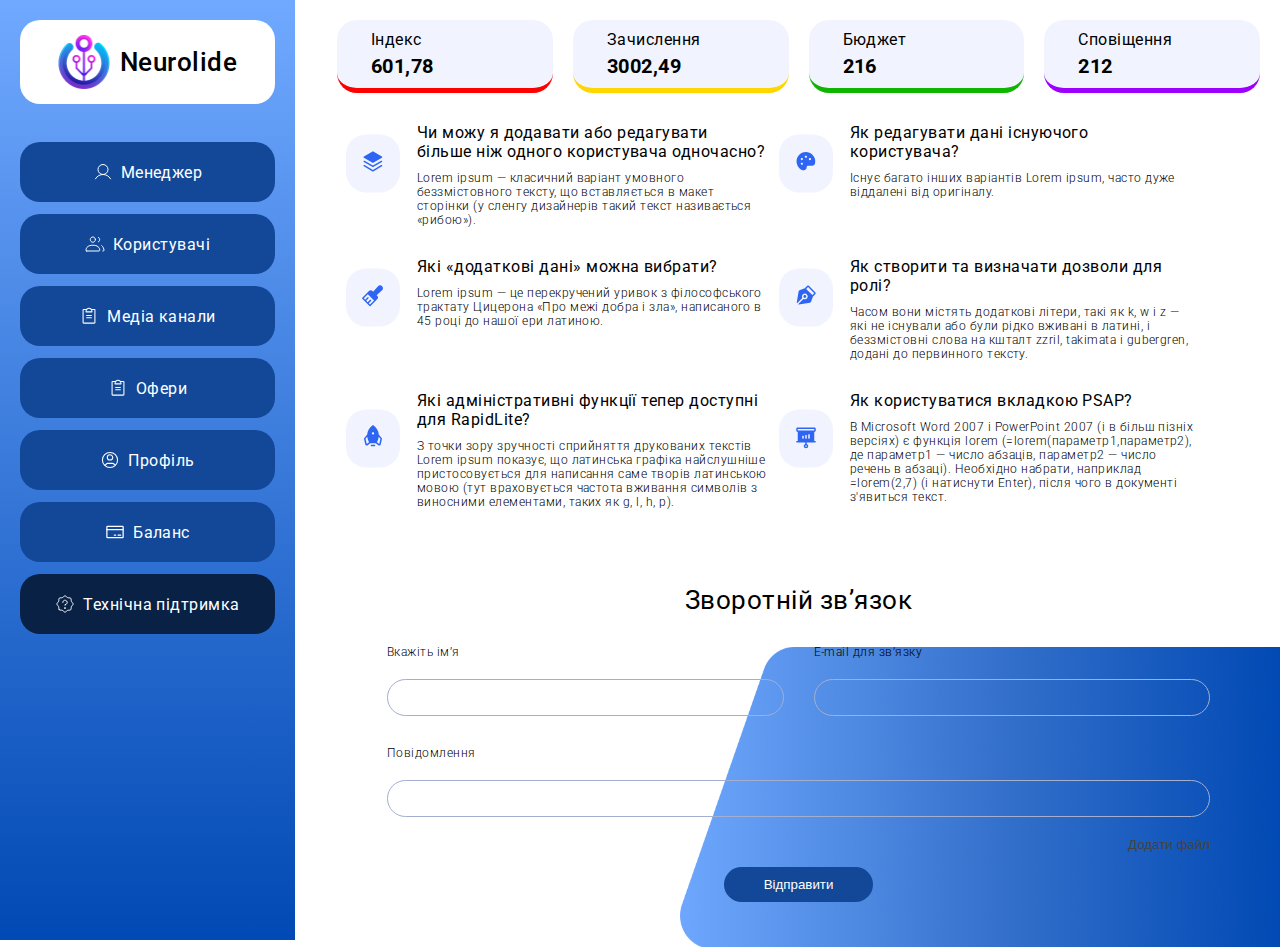
<file: support.html>
<!DOCTYPE html>
<html lang="en">
  <head>
    <meta charset="UTF-8" />
    <meta http-equiv="X-UA-Compatible" content="IE=edge" />
    <meta name="viewport" content="width=device-width, initial-scale=1.0" />
    <title>Website-Design</title>
    <link
      href="https://fonts.googleapis.com/css2?family=Roboto:wght@400;500;700;900&display=swap"
      rel="stylesheet"
    />
    <link
      href="https://fonts.googleapis.com/css2?family=Raleway:wght@700&display=swap"
      rel="stylesheet"
    />
    <link rel="stylesheet" href="./css/support.min.css" />
  </head>
  <body>
    <header>
      <div class="nav-div">
        <nav>
          <div class="logo">
            <a>
              <picture>
                <source
                  srcset="./imeges/desktop/logo.png 1x"
                  media="(min-width: 1200px)"
                />
                <source
                  srcset="./imeges/tablet/logo.png 1x"
                  media="(min-width: 768px)"
                />
                <source srcset="./imeges/mobile/logo.png 1x" />
                <img src="" alt="" />
              </picture>
            </a>
            <h1>Neurolide</h1>
          </div>
          <ul class="menu">
            <li>
              <a href="./manager.html">
                <svg width="20" height="20">
                  <use href="./imeges/sprite.svg#icon-Human"></use>
                </svg>
                Менеджер
              </a>
            </li>
            <li>
              <a href="./user.html">
                <svg width="20" height="20">
                  <use href="./imeges/sprite.svg#icon-People"></use>
                </svg>
                Користувачі
              </a>
            </li>
            <li>
              <a href="./mediaChanel.html">
                <svg width="20" height="20">
                  <use href="./imeges/sprite.svg#icon-Copybook"></use>
                </svg>
                Медіа канали
              </a>
            </li>
            <li>
              <a href="./offers.html">
                <svg width="20" height="20">
                  <use href="./imeges/sprite.svg#icon-Copybook"></use>
                </svg>
                Офери
              </a>
            </li>
            <li>
              <a href="./profile.html">
                <svg width="20" height="20">
                  <use href="./imeges/sprite.svg#icon-Profile"></use>
                </svg>
                Профіль
              </a>
            </li>
            <li>
              <a href="./balance.html">
                <svg width="20" height="20">
                  <use href="./imeges/sprite.svg#icon-Card"></use>
                </svg>
                Баланс
              </a>
            </li>
            <li class="is-active">
              <a href="#">
                <svg width="20" height="20">
                  <use href="./imeges/sprite.svg#icon-Support"></use>
                </svg>
                Технічна підтримка
              </a>
            </li>
          </ul>
          <button type="button" class="modal-button" data-menu-open>
            <svg width="28" height="28">
              <use href="./imeges/sprite.svg#icon-Menu"></use>
            </svg>
          </button>
        </nav>
      </div>
    </header>
    <div class="modal-nav" data-menu>
      <ul class="modal-menu">
        <li>
          <a href="./main.html">
            <svg width="20" height="20">
              <use href="./imeges/sprite.svg#icon-House"></use>
            </svg>
            Головна
          </a>
        </li>
        <li>
          <a href="./manager.html">
            <svg width="20" height="20">
              <use href="./imeges/sprite.svg#icon-Human"></use>
            </svg>
            Менеджер
          </a>
        </li>
        <li>
          <a href="./user.html">
            <svg width="20" height="20">
              <use href="./imeges/sprite.svg#icon-People"></use>
            </svg>
            Користувачі
          </a>
        </li>
        <li>
          <a href="./mediaChanel.html">
            <svg width="20" height="20">
              <use href="./imeges/sprite.svg#icon-Copybook"></use>
            </svg>
            Медіа канали
          </a>
        </li>
        <li>
          <a href="./offers.html">
            <svg width="20" height="20">
              <use href="./imeges/sprite.svg#icon-Copybook"></use>
            </svg>
            Офери
          </a>
        </li>
        <li>
          <a href="./profile.html">
            <svg width="20" height="20">
              <use href="./imeges/sprite.svg#icon-Profile"></use>
            </svg>
            Профіль
          </a>
        </li>
        <li>
          <a href="./balance.html">
            <svg width="20" height="20">
              <use href="./imeges/sprite.svg#icon-Card"></use>
            </svg>
            Баланс
          </a>
        </li>
        <li class="is-active-mobile">
          <a href="#">
            <svg width="20" height="20">
              <use href="./imeges/sprite.svg#icon-Support"></use>
            </svg>
            Технічна підтримка
          </a>
        </li>
      </ul>
    </div>
    <main class="mobile">
      <section class="main">
        <div class="main-div">
          <svg width="20" height="20">
            <use href="./imeges/sprite.svg#icon-Support"></use>
          </svg>
          Технічна підтримка
        </div>
      </section>
      <section class="support_info">
        <div class="container">
          <ul>
            <li>
              <p>
                Чи можу я додавати або редагувати більше ніж одного користувача
                одночасно?
              </p>
              <svg width="14" height="7">
                <use href="./imeges/sprite.svg#icon-vector-black"></use>
              </svg>
            </li>
            <li>
              <p>Як редагувати дані існуючого користувача?</p>
              <svg width="14" height="7">
                <use href="./imeges/sprite.svg#icon-vector-black"></use>
              </svg>
            </li>
            <li>
              <p>Які «додаткові дані» можна вибрати?</p>
              <svg width="14" height="7">
                <use href="./imeges/sprite.svg#icon-vector-black"></use>
              </svg>
            </li>
            <li>
              <p>Як створити та визначати дозволи для ролі?</p>
              <svg width="14" height="7">
                <use href="./imeges/sprite.svg#icon-vector-black"></use>
              </svg>
            </li>
            <li>
              <p>Які адміністративні функції тепер доступні для RapidLite?</p>
              <svg width="14" height="7">
                <use href="./imeges/sprite.svg#icon-vector-black"></use>
              </svg>
            </li>
            <li>
              <p>Як користуватися вкладкою PSAP?</p>
              <svg width="14" height="7">
                <use href="./imeges/sprite.svg#icon-vector-black"></use>
              </svg>
            </li>
          </ul>
        </div>
      </section>
      <section class="support_feedback">
        <div class="container">
          <form>
            <h3>Зворотній зв’язок</h3>
            <label>
              <span>Вкажіть ім’я</span>
              <input type="text" />
            </label>
            <label>
              <span>E-mail для зв’язку</span>
              <input type="text" />
            </label>
            <label>
              <span>Повідомлення</span>
              <input type="text" />
            </label>
            <ul>
              <li><button type="button">Додати файл</button></li>
              <li><button type="button">Відправити</button></li>
            </ul>
          </form>
        </div>
      </section>
    </main>
    <main class="desktop">
      <section class="support_data">
        <ul>
          <li>
            <span>Індекс</span>
            <h4>601,78</h4>
          </li>
          <li>
            <span>Зачислення</span>
            <h4>3002,49</h4>
          </li>
          <li>
            <span>Бюджет</span>
            <h4>216</h4>
          </li>
          <li>
            <span>Сповіщення</span>
            <h4>212</h4>
          </li>
        </ul>
      </section>
      <section class="support_info_desktop">
        <ul>
          <li>
            <h3>
              Чи можу я додавати або редагувати більше ніж одного користувача
              одночасно?
            </h3>
            <p>
              Lorem ipsum — класичний варіант умовного беззмістовного тексту, що
              вставляється в макет сторінки (у сленгу дизайнерів такий текст
              називається «рибою»).
            </p>
            <div>
              <svg width="24" height="24">
                <use href="./imeges/sprite.svg#icon-layout"></use>
              </svg>
            </div>
          </li>
          <li>
            <h3>Як редагувати дані існуючого користувача?</h3>
            <p>
              Існує багато інших варіантів Lorem ipsum, часто дуже віддалені від
              оригіналу.
            </p>
            <div>
              <svg width="24" height="24">
                <use href="./imeges/sprite.svg#icon-palette"></use>
              </svg>
            </div>
          </li>
          <li>
            <h3>Які «додаткові дані» можна вибрати?</h3>
            <p>
              Lorem ipsum — це перекручений уривок з філософського трактату
              Цицерона «Про межі добра і зла», написаного в 45 році до нашої ери
              латиною.
            </p>
            <div>
              <svg width="24" height="24">
                <use href="./imeges/sprite.svg#icon-brush"></use>
              </svg>
            </div>
          </li>
          <li>
            <h3>Як створити та визначати дозволи для ролі?</h3>
            <p>
              Часом вони містять додаткові літери, такі як k, w і z — які не
              існували або були рідко вживані в латині, і беззмістовні слова на
              кшталт zzril, takimata і gubergren, додані до первинного тексту.
            </p>
            <div>
              <svg width="24" height="24">
                <use href="./imeges/sprite.svg#icon-pen"></use>
              </svg>
            </div>
          </li>
          <li>
            <h3>Які адміністративні функції тепер доступні для RapidLite?</h3>
            <p>
              З точки зору зручності сприйняття друкованих текстів Lorem ipsum
              показує, що латинська графіка найслушніше пристосовується для
              написання саме творів латинською мовою (тут враховується частота
              вживання символів з виносними елементами, таких як g, l, h, p).
            </p>
            <div>
              <svg width="24" height="24">
                <use href="./imeges/sprite.svg#icon-rocket"></use>
              </svg>
            </div>
          </li>
          <li>
            <h3>Як користуватися вкладкою PSAP?</h3>
            <p>
              В Microsoft Word 2007 і PowerPoint 2007 (і в більш пізніх версіях)
              є функція lorem (=lorem(параметр1,параметр2), де параметр1 — число
              абзаців, параметр2 — число речень в абзаці). Необхідно набрати,
              наприклад =lorem(2,7) (і натиснути Enter), після чого в документі
              з'явиться текст.
            </p>
            <div>
              <svg width="24" height="24">
                <use href="./imeges/sprite.svg#icon-box"></use>
              </svg>
            </div>
          </li>
        </ul>
      </section>
      <section class="support_feedback_desktop">
        <form>
          <h3>Зворотній зв’язок</h3>
          <ul>
            <li>
              <label>
                <span>Вкажіть ім’я</span>
                <input type="text" />
              </label>
            </li>
            <li>
              <label>
                <span>E-mail для зв’язку</span>
                <input type="text" />
              </label>
            </li>
          </ul>
          <label>
            <span>Повідомлення</span>
            <input type="text" />
          </label>
          <button type="button">Додати файл</button>
          <button type="button">Відправити</button>
        </form>
        <img src="./imeges/desktop/background.png" alt="" />
      </section>
    </main>
    <footer>
      <div class="container">
        <svg width="18" height="18">
          <use href="./imeges/sprite.svg#icon-question"></use>
        </svg>
      </div>
    </footer>
    <script src="./scripts/modal.js"></script>
    <script src="./scripts/menu.js"></script>
  </body>
</html>
</file>
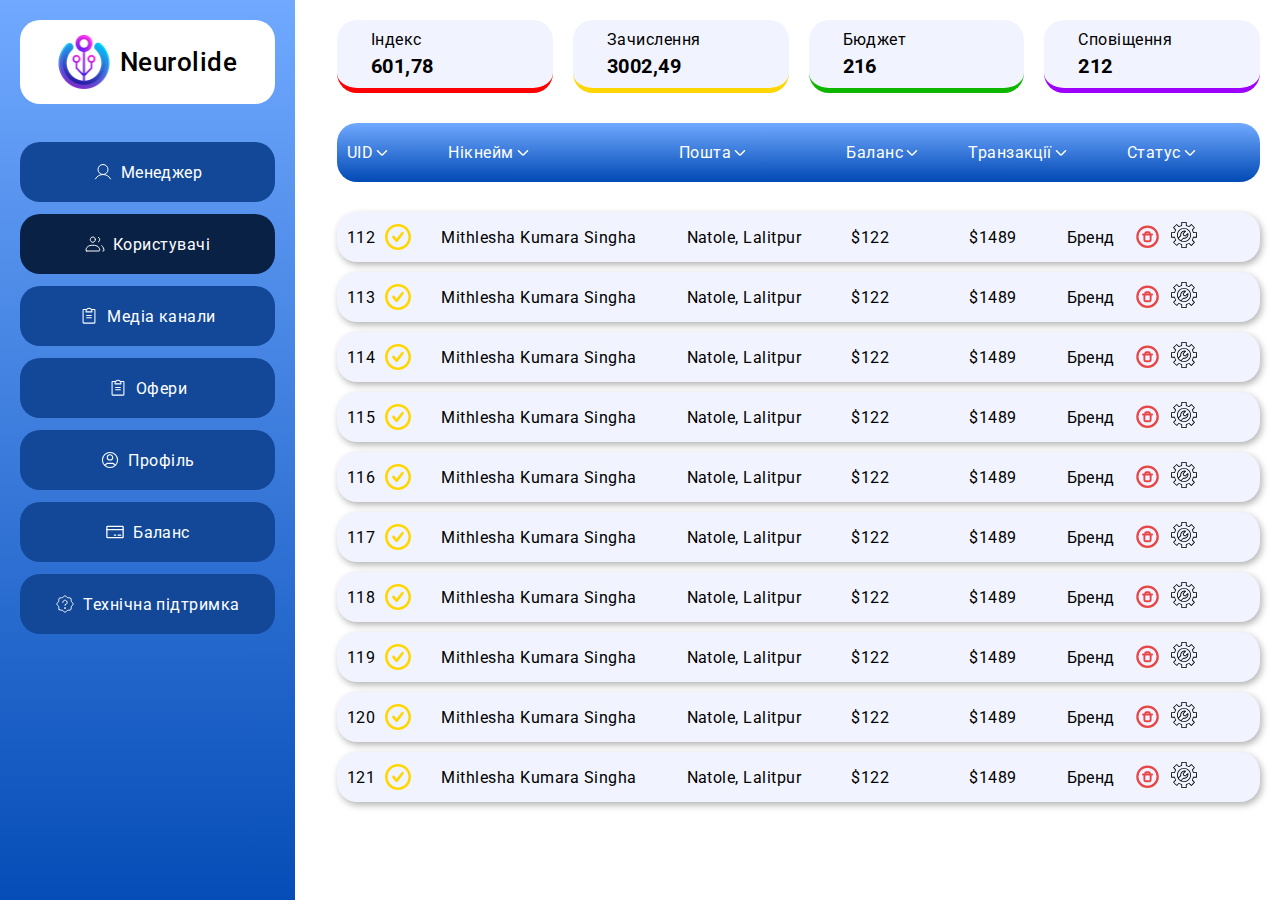
<file: user.html>
<!DOCTYPE html>
<html lang="en">
  <head>
    <meta charset="UTF-8" />
    <meta http-equiv="X-UA-Compatible" content="IE=edge" />
    <meta name="viewport" content="width=device-width, initial-scale=1.0" />
    <title>Website-Design</title>
    <link
      href="https://fonts.googleapis.com/css2?family=Roboto:wght@400;500;700;900&display=swap"
      rel="stylesheet"
    />
    <link
      href="https://fonts.googleapis.com/css2?family=Raleway:wght@700&display=swap"
      rel="stylesheet"
    />
    <link rel="stylesheet" href="./css/user.min.css" />
  </head>
  <body>
    <header>
      <div class="nav-div">
        <nav>
          <div class="logo">
            <a>
              <picture>
                <source
                  srcset="./imeges/desktop/logo.png 1x"
                  media="(min-width: 1200px)"
                />
                <source
                  srcset="./imeges/tablet/logo.png 1x"
                  media="(min-width: 768px)"
                />
                <source srcset="./imeges/mobile/logo.png 1x" />
                <img src="" alt="" />
              </picture>
            </a>
            <h1>Neurolide</h1>
          </div>
          <ul class="menu">
            <li>
              <a href="./manager.html">
                <svg width="20" height="20">
                  <use href="./imeges/sprite.svg#icon-Human"></use>
                </svg>
                Менеджер
              </a>
            </li>
            <li class="is-active">
              <a href="#">
                <svg width="20" height="20">
                  <use href="./imeges/sprite.svg#icon-People"></use>
                </svg>
                Користувачі
              </a>
            </li>
            <li>
              <a href="./mediaChanel.html">
                <svg width="20" height="20">
                  <use href="./imeges/sprite.svg#icon-Copybook"></use>
                </svg>
                Медіа канали
              </a>
            </li>
            <li>
              <a href="./offers.html">
                <svg width="20" height="20">
                  <use href="./imeges/sprite.svg#icon-Copybook"></use>
                </svg>
                Офери
              </a>
            </li>
            <li>
              <a href="./profile.html">
                <svg width="20" height="20">
                  <use href="./imeges/sprite.svg#icon-Profile"></use>
                </svg>
                Профіль
              </a>
            </li>
            <li>
              <a href="./balance.html">
                <svg width="20" height="20">
                  <use href="./imeges/sprite.svg#icon-Card"></use>
                </svg>
                Баланс
              </a>
            </li>
            <li>
              <a href="./support.html">
                <svg width="20" height="20">
                  <use href="./imeges/sprite.svg#icon-Support"></use>
                </svg>
                Технічна підтримка
              </a>
            </li>
          </ul>
          <button type="button" class="modal-button" data-menu-open>
            <svg width="28" height="28">
              <use href="./imeges/sprite.svg#icon-Menu"></use>
            </svg>
          </button>
        </nav>
      </div>
    </header>
    <div class="modal-nav" data-menu>
      <ul class="modal-menu">
        <li>
          <a href="./main.html">
            <svg width="20" height="20">
              <use href="./imeges/sprite.svg#icon-House"></use>
            </svg>
            Головна
          </a>
        </li>
        <li>
          <a href="./manager.html">
            <svg width="20" height="20">
              <use href="./imeges/sprite.svg#icon-Human"></use>
            </svg>
            Менеджер
          </a>
        </li>
        <li class="is-active-mobile">
          <a href="#">
            <svg width="20" height="20">
              <use href="./imeges/sprite.svg#icon-People"></use>
            </svg>
            Користувачі
          </a>
        </li>
        <li>
          <a href="./mediaChanel.html">
            <svg width="20" height="20">
              <use href="./imeges/sprite.svg#icon-Copybook"></use>
            </svg>
            Медіа канали
          </a>
        </li>
        <li>
          <a href="./offers.html">
            <svg width="20" height="20">
              <use href="./imeges/sprite.svg#icon-Copybook"></use>
            </svg>
            Офери
          </a>
        </li>
        <li>
          <a href="./profile.html">
            <svg width="20" height="20">
              <use href="./imeges/sprite.svg#icon-Profile"></use>
            </svg>
            Профіль
          </a>
        </li>
        <li>
          <a href="./balance.html">
            <svg width="20" height="20">
              <use href="./imeges/sprite.svg#icon-Card"></use>
            </svg>
            Баланс
          </a>
        </li>
        <li>
          <a href="./support.html">
            <svg width="20" height="20">
              <use href="./imeges/sprite.svg#icon-Support"></use>
            </svg>
            Технічна підтримка
          </a>
        </li>
      </ul>
    </div>
    <main class="mobile">
      <section class="main">
        <div class="main-div">
          <svg width="20" height="20">
            <use href="./imeges/sprite.svg#icon-People"></use>
          </svg>
          Користувачі
        </div>
      </section>
      <section class="user_status">
        <div class="container">
          <div class="user_status_div">
            <div class="user_status_normal_div">
              <h3>UID 112 Статус</h3>
              <ul>
                <li><span>Бренд</span></li>
                <li>
                  <b>Нікнейм</b><br /><span>Mithlesha Kumara Singha</span>
                </li>
                <li><b>Пошта</b><br /><span>Катманду, річка</span></li>
                <li><b>Баланс</b><br /><span>$122</span></li>
                <li><b>Транзакції</b><br /><span>$1489</span></li>
              </ul>
              <ul>
                <li data-modal-open="modal1">
                  <svg width="20" height="20">
                    <use href="./imeges/sprite.svg#icon-settings"></use>
                  </svg>
                </li>
                <li>
                  <svg width="20" height="20">
                    <use href="./imeges/sprite.svg#icon-bin"></use>
                  </svg>
                </li>
              </ul>
            </div>
            <div id="open" class="user_status_hidden_div">
              <ul class="user_status_hidden_ul1">
                <li>
                  <span>Ліди</span><br /><b>601,78</b>
                  <svg width="20" height="20">
                    <use href="./imeges/sprite.svg#icon-pencil"></use>
                  </svg>
                </li>
                <li>
                  <span>Списання</span><br /><b>3002,49</b>
                  <svg width="20" height="20">
                    <use href="./imeges/sprite.svg#icon-pencil"></use>
                  </svg>
                </li>
                <li>
                  <span>Approve</span><br /><b>216</b>
                  <svg width="20" height="20">
                    <use href="./imeges/sprite.svg#icon-pencil"></use>
                  </svg>
                </li>
                <li>
                  <span>Сповіщення</span><br /><b>212</b>
                  <svg width="20" height="20">
                    <use href="./imeges/sprite.svg#icon-pencil"></use>
                  </svg>
                </li>
                <li>
                  <span>Баланс</span><br /><b>216</b>
                  <svg width="20" height="20">
                    <use href="./imeges/sprite.svg#icon-settings"></use>
                  </svg>
                </li>
              </ul>
              <div class="user_status_hidden_ul2">
                <h3>Платежі</h3>
                <ul>
                  <li data-modal-open="modal2">
                    <svg width="17" height="17">
                      <use href="./imeges/sprite.svg#icon-pencil"></use>
                    </svg>
                  </li>
                  <li data-modal-open="modal3">
                    <svg width="17" height="17">
                      <use href="./imeges/sprite.svg#icon-settings"></use>
                    </svg>
                  </li>
                  <li>
                    <svg width="17" height="17">
                      <use href="./imeges/sprite.svg#icon-check"></use>
                    </svg>
                  </li>
                  <li>
                    <svg width="17" height="17">
                      <use href="./imeges/sprite.svg#icon-rubish-bin"></use>
                    </svg>
                  </li>
                  <li class="vector" hidden-content-open="open-vector">
                    <svg width="17" height="17">
                      <use href="./imeges/sprite.svg#icon-vector-black"></use>
                    </svg>
                  </li>
                </ul>
                <ul id="open-vector" class="open-vector">
                  <li><b>Номер</b><br /><span>EKG464SJFN17</span></li>
                  <li>
                    <b>Дата рахунку</b><br /><span>10 грудня 2024 р.</span>
                  </li>
                  <li><b>Дата оплати</b><br /><span>10 грудня 2024 р</span></li>
                  <li>
                    <b>Спосіб оплати</b><br /><span
                      >0077 **** **** 3814 (Visa)</span
                    >
                  </li>
                  <li><b>Підписка</b><br /><span>Бонус (річний)</span></li>
                  <li><b>Сума</b><br /><span>$129.88</span></li>
                  <li><b>Статус</b><span>Прямує до</span></li>
                </ul>
              </div>
              <ul class="user_status_hidden_ul3">
                <li>Картки</li>
                <li>5024 3468 1424 2100</li>
                <li>6090 1234 5678 4509</li>
              </ul>
            </div>
            <button class="button" hidden-content-open="open" type="button">
              Розгорнути
            </button>
          </div>
        </div>
      </section>
    </main>
    <main class="desktop">
      <section class="user_data">
        <ul>
          <li>
            <span>Індекс</span>
            <h4>601,78</h4>
          </li>
          <li>
            <span>Зачислення</span>
            <h4>3002,49</h4>
          </li>
          <li>
            <span>Бюджет</span>
            <h4>216</h4>
          </li>
          <li>
            <span>Сповіщення</span>
            <h4>212</h4>
          </li>
        </ul>
      </section>
      <section class="user_offers">
        <ul>
          <li>
            <span>UID</span>
            <svg width="12" height="6">
              <use href="./imeges/sprite.svg#icon-vector"></use>
            </svg>
          </li>
          <li>
            <span>Нікнейм</span>
            <svg width="12" height="6">
              <use href="./imeges/sprite.svg#icon-vector"></use>
            </svg>
          </li>
          <li>
            <span>Пошта</span>
            <svg width="12" height="6">
              <use href="./imeges/sprite.svg#icon-vector"></use>
            </svg>
          </li>
          <li>
            <span>Баланс</span>
            <svg width="12" height="6">
              <use href="./imeges/sprite.svg#icon-vector"></use>
            </svg>
          </li>
          <li>
            <span>Транзакції</span>
            <svg width="12" height="6">
              <use href="./imeges/sprite.svg#icon-vector"></use>
            </svg>
          </li>
          <li>
            <span>Статус</span>
            <svg width="12" height="6">
              <use href="./imeges/sprite.svg#icon-vector"></use>
            </svg>
          </li>
        </ul>
      </section>
      <section class="user_offers_list">
        <ul class="user_offers_list_ul">
          <li class="user_offers_list_li">
            <ul
              class="user_offers_list_haracter"
              hidden-content-open="status-info1"
            >
              <li>
                <span>112</span>
                <svg width="26" height="26">
                  <use href="./imeges/sprite.svg#icon-check-yellow"></use>
                </svg>
              </li>
              <li><span>Mithlesha Kumara Singha</span></li>
              <li><span>Natole, Lalitpur</span></li>
              <li><span>$122</span></li>
              <li><span>$1489</span></li>
              <li><span>Бренд</span></li>
              <li>
                <svg width="26" height="26">
                  <use href="./imeges/sprite.svg#icon-bin"></use>
                </svg>
              </li>
              <li data-modal-open="modal1">
                <svg width="26" height="26">
                  <use href="./imeges/sprite.svg#icon-settings"></use>
                </svg>
              </li>
            </ul>
            <div id="status-info1" class="user_offers_list_hidden_div">
              <ul class="user_offers_list_hidden_div_ul1">
                <li>
                  <span>Ліди</span><br /><b>601,78</b>
                  <svg width="20" height="20">
                    <use href="./imeges/sprite.svg#icon-pencil"></use>
                  </svg>
                </li>
                <li>
                  <span>Списання</span><br /><b>3002,49</b>
                  <svg width="20" height="20">
                    <use href="./imeges/sprite.svg#icon-pencil"></use>
                  </svg>
                </li>
                <li>
                  <span>Approve</span><br /><b>216</b>
                  <svg width="20" height="20">
                    <use href="./imeges/sprite.svg#icon-pencil"></use>
                  </svg>
                </li>
                <li>
                  <span>Сповіщення</span><br /><b>212</b>
                  <svg width="20" height="20">
                    <use href="./imeges/sprite.svg#icon-pencil"></use>
                  </svg>
                </li>
                <li>
                  <span>Баланс</span><br /><b>216</b>
                  <svg width="20" height="20">
                    <use href="./imeges/sprite.svg#icon-settings"></use>
                  </svg>
                </li>
              </ul>
              <ul class="user_offers_list_hidden_div_ul2">
                <li><span>EKG464SJFN17</span></li>
                <li><span>10 грудня 2024 р.</span></li>
                <li><span>10 грудня 2024 р</span></li>
                <li><span>Прямує до</span></li>
                <li><span>0077 **** **** 3814 (Visa)</span></li>
                <li><span>Бонус (річний)</span></li>
                <li><span>$129.88</span></li>
                <li>
                  <ul>
                    <li data-modal-open="modal2">
                      <svg width="17" height="17">
                        <use href="./imeges/sprite.svg#icon-pencil"></use>
                      </svg>
                    </li>
                    <li data-modal-open="modal3">
                      <svg width="17" height="17">
                        <use href="./imeges/sprite.svg#icon-settings"></use>
                      </svg>
                    </li>
                    <li>
                      <svg width="17" height="17">
                        <use href="./imeges/sprite.svg#icon-check"></use>
                      </svg>
                    </li>
                    <li>
                      <svg width="17" height="17">
                        <use href="./imeges/sprite.svg#icon-rubish-bin"></use>
                      </svg>
                    </li>
                  </ul>
                </li>
              </ul>
              <ul class="user_offers_list_hidden_div_ul3">
                <li>Картки</li>
                <li>5024 3468 1424 2100</li>
                <li>6090 1234 5678 4509</li>
              </ul>
            </div>
          </li>
          <li class="user_offers_list_li">
            <ul
              class="user_offers_list_haracter"
              hidden-content-open="status-info2"
            >
              <li>
                <span>113</span>
                <svg width="26" height="26">
                  <use href="./imeges/sprite.svg#icon-check-yellow"></use>
                </svg>
              </li>
              <li><span>Mithlesha Kumara Singha</span></li>
              <li><span>Natole, Lalitpur</span></li>
              <li><span>$122</span></li>
              <li><span>$1489</span></li>
              <li><span>Бренд</span></li>
              <li>
                <svg width="26" height="26">
                  <use href="./imeges/sprite.svg#icon-bin"></use>
                </svg>
              </li>
              <li data-modal-open="modal1">
                <svg width="26" height="26">
                  <use href="./imeges/sprite.svg#icon-settings"></use>
                </svg>
              </li>
            </ul>
            <div id="status-info2" class="user_offers_list_hidden_div">
              <ul class="user_offers_list_hidden_div_ul1">
                <li>
                  <span>Ліди</span><br /><b>601,78</b>
                  <svg width="20" height="20">
                    <use href="./imeges/sprite.svg#icon-pencil"></use>
                  </svg>
                </li>
                <li>
                  <span>Списання</span><br /><b>3002,49</b>
                  <svg width="20" height="20">
                    <use href="./imeges/sprite.svg#icon-pencil"></use>
                  </svg>
                </li>
                <li>
                  <span>Approve</span><br /><b>216</b>
                  <svg width="20" height="20">
                    <use href="./imeges/sprite.svg#icon-pencil"></use>
                  </svg>
                </li>
                <li>
                  <span>Сповіщення</span><br /><b>212</b>
                  <svg width="20" height="20">
                    <use href="./imeges/sprite.svg#icon-pencil"></use>
                  </svg>
                </li>
                <li>
                  <span>Баланс</span><br /><b>216</b>
                  <svg width="20" height="20">
                    <use href="./imeges/sprite.svg#icon-settings"></use>
                  </svg>
                </li>
              </ul>
              <ul class="user_offers_list_hidden_div_ul2">
                <li><span>EKG464SJFN17</span></li>
                <li><span>10 грудня 2024 р.</span></li>
                <li><span>10 грудня 2024 р</span></li>
                <li><span>Прямує до</span></li>
                <li><span>0077 **** **** 3814 (Visa)</span></li>
                <li><span>Бонус (річний)</span></li>
                <li><span>$129.88</span></li>
                <li>
                  <ul>
                    <li data-modal-open="modal2">
                      <svg width="17" height="17">
                        <use href="./imeges/sprite.svg#icon-pencil"></use>
                      </svg>
                    </li>
                    <li data-modal-open="modal3">
                      <svg width="17" height="17">
                        <use href="./imeges/sprite.svg#icon-settings"></use>
                      </svg>
                    </li>
                    <li>
                      <svg width="17" height="17">
                        <use href="./imeges/sprite.svg#icon-check"></use>
                      </svg>
                    </li>
                    <li>
                      <svg width="17" height="17">
                        <use href="./imeges/sprite.svg#icon-rubish-bin"></use>
                      </svg>
                    </li>
                  </ul>
                </li>
              </ul>
              <ul class="user_offers_list_hidden_div_ul3">
                <li>Картки</li>
                <li>5024 3468 1424 2100</li>
                <li>6090 1234 5678 4509</li>
              </ul>
            </div>
          </li>
          <li class="user_offers_list_li">
            <ul
              class="user_offers_list_haracter"
              hidden-content-open="status-info3"
            >
              <li>
                <span>114</span>
                <svg width="26" height="26">
                  <use href="./imeges/sprite.svg#icon-check-yellow"></use>
                </svg>
              </li>
              <li><span>Mithlesha Kumara Singha</span></li>
              <li><span>Natole, Lalitpur</span></li>
              <li><span>$122</span></li>
              <li><span>$1489</span></li>
              <li><span>Бренд</span></li>
              <li>
                <svg width="26" height="26">
                  <use href="./imeges/sprite.svg#icon-bin"></use>
                </svg>
              </li>
              <li data-modal-open="modal1">
                <svg width="26" height="26">
                  <use href="./imeges/sprite.svg#icon-settings"></use>
                </svg>
              </li>
            </ul>
            <div id="status-info3" class="user_offers_list_hidden_div">
              <ul class="user_offers_list_hidden_div_ul1">
                <li>
                  <span>Ліди</span><br /><b>601,78</b>
                  <svg width="20" height="20">
                    <use href="./imeges/sprite.svg#icon-pencil"></use>
                  </svg>
                </li>
                <li>
                  <span>Списання</span><br /><b>3002,49</b>
                  <svg width="20" height="20">
                    <use href="./imeges/sprite.svg#icon-pencil"></use>
                  </svg>
                </li>
                <li>
                  <span>Approve</span><br /><b>216</b>
                  <svg width="20" height="20">
                    <use href="./imeges/sprite.svg#icon-pencil"></use>
                  </svg>
                </li>
                <li>
                  <span>Сповіщення</span><br /><b>212</b>
                  <svg width="20" height="20">
                    <use href="./imeges/sprite.svg#icon-pencil"></use>
                  </svg>
                </li>
                <li>
                  <span>Баланс</span><br /><b>216</b>
                  <svg width="20" height="20">
                    <use href="./imeges/sprite.svg#icon-settings"></use>
                  </svg>
                </li>
              </ul>
              <ul class="user_offers_list_hidden_div_ul2">
                <li><span>EKG464SJFN17</span></li>
                <li><span>10 грудня 2024 р.</span></li>
                <li><span>10 грудня 2024 р</span></li>
                <li><span>Прямує до</span></li>
                <li><span>0077 **** **** 3814 (Visa)</span></li>
                <li><span>Бонус (річний)</span></li>
                <li><span>$129.88</span></li>
                <li>
                  <ul>
                    <li data-modal-open="modal2">
                      <svg width="17" height="17">
                        <use href="./imeges/sprite.svg#icon-pencil"></use>
                      </svg>
                    </li>
                    <li data-modal-open="modal3">
                      <svg width="17" height="17">
                        <use href="./imeges/sprite.svg#icon-settings"></use>
                      </svg>
                    </li>
                    <li>
                      <svg width="17" height="17">
                        <use href="./imeges/sprite.svg#icon-check"></use>
                      </svg>
                    </li>
                    <li>
                      <svg width="17" height="17">
                        <use href="./imeges/sprite.svg#icon-rubish-bin"></use>
                      </svg>
                    </li>
                  </ul>
                </li>
              </ul>
              <ul class="user_offers_list_hidden_div_ul3">
                <li>Картки</li>
                <li>5024 3468 1424 2100</li>
                <li>6090 1234 5678 4509</li>
              </ul>
            </div>
          </li>
          <li class="user_offers_list_li">
            <ul
              class="user_offers_list_haracter"
              hidden-content-open="status-info4"
            >
              <li>
                <span>115</span>
                <svg width="26" height="26">
                  <use href="./imeges/sprite.svg#icon-check-yellow"></use>
                </svg>
              </li>
              <li><span>Mithlesha Kumara Singha</span></li>
              <li><span>Natole, Lalitpur</span></li>
              <li><span>$122</span></li>
              <li><span>$1489</span></li>
              <li><span>Бренд</span></li>
              <li>
                <svg width="26" height="26">
                  <use href="./imeges/sprite.svg#icon-bin"></use>
                </svg>
              </li>
              <li data-modal-open="modal1">
                <svg width="26" height="26">
                  <use href="./imeges/sprite.svg#icon-settings"></use>
                </svg>
              </li>
            </ul>
            <div id="status-info4" class="user_offers_list_hidden_div">
              <ul class="user_offers_list_hidden_div_ul1">
                <li>
                  <span>Ліди</span><br /><b>601,78</b>
                  <svg width="20" height="20">
                    <use href="./imeges/sprite.svg#icon-pencil"></use>
                  </svg>
                </li>
                <li>
                  <span>Списання</span><br /><b>3002,49</b>
                  <svg width="20" height="20">
                    <use href="./imeges/sprite.svg#icon-pencil"></use>
                  </svg>
                </li>
                <li>
                  <span>Approve</span><br /><b>216</b>
                  <svg width="20" height="20">
                    <use href="./imeges/sprite.svg#icon-pencil"></use>
                  </svg>
                </li>
                <li>
                  <span>Сповіщення</span><br /><b>212</b>
                  <svg width="20" height="20">
                    <use href="./imeges/sprite.svg#icon-pencil"></use>
                  </svg>
                </li>
                <li>
                  <span>Баланс</span><br /><b>216</b>
                  <svg width="20" height="20">
                    <use href="./imeges/sprite.svg#icon-settings"></use>
                  </svg>
                </li>
              </ul>
              <ul class="user_offers_list_hidden_div_ul2">
                <li><span>EKG464SJFN17</span></li>
                <li><span>10 грудня 2024 р.</span></li>
                <li><span>10 грудня 2024 р</span></li>
                <li><span>Прямує до</span></li>
                <li><span>0077 **** **** 3814 (Visa)</span></li>
                <li><span>Бонус (річний)</span></li>
                <li><span>$129.88</span></li>
                <li>
                  <ul>
                    <li data-modal-open="modal2">
                      <svg width="17" height="17">
                        <use href="./imeges/sprite.svg#icon-pencil"></use>
                      </svg>
                    </li>
                    <li data-modal-open="modal3">
                      <svg width="17" height="17">
                        <use href="./imeges/sprite.svg#icon-settings"></use>
                      </svg>
                    </li>
                    <li>
                      <svg width="17" height="17">
                        <use href="./imeges/sprite.svg#icon-check"></use>
                      </svg>
                    </li>
                    <li>
                      <svg width="17" height="17">
                        <use href="./imeges/sprite.svg#icon-rubish-bin"></use>
                      </svg>
                    </li>
                  </ul>
                </li>
              </ul>
              <ul class="user_offers_list_hidden_div_ul3">
                <li>Картки</li>
                <li>5024 3468 1424 2100</li>
                <li>6090 1234 5678 4509</li>
              </ul>
            </div>
          </li>
          <li class="user_offers_list_li">
            <ul
              class="user_offers_list_haracter"
              hidden-content-open="status-info5"
            >
              <li>
                <span>116</span>
                <svg width="26" height="26">
                  <use href="./imeges/sprite.svg#icon-check-yellow"></use>
                </svg>
              </li>
              <li><span>Mithlesha Kumara Singha</span></li>
              <li><span>Natole, Lalitpur</span></li>
              <li><span>$122</span></li>
              <li><span>$1489</span></li>
              <li><span>Бренд</span></li>
              <li>
                <svg width="26" height="26">
                  <use href="./imeges/sprite.svg#icon-bin"></use>
                </svg>
              </li>
              <li data-modal-open="modal1">
                <svg width="26" height="26">
                  <use href="./imeges/sprite.svg#icon-settings"></use>
                </svg>
              </li>
            </ul>
            <div id="status-info5" class="user_offers_list_hidden_div">
              <ul class="user_offers_list_hidden_div_ul1">
                <li>
                  <span>Ліди</span><br /><b>601,78</b>
                  <svg width="20" height="20">
                    <use href="./imeges/sprite.svg#icon-pencil"></use>
                  </svg>
                </li>
                <li>
                  <span>Списання</span><br /><b>3002,49</b>
                  <svg width="20" height="20">
                    <use href="./imeges/sprite.svg#icon-pencil"></use>
                  </svg>
                </li>
                <li>
                  <span>Approve</span><br /><b>216</b>
                  <svg width="20" height="20">
                    <use href="./imeges/sprite.svg#icon-pencil"></use>
                  </svg>
                </li>
                <li>
                  <span>Сповіщення</span><br /><b>212</b>
                  <svg width="20" height="20">
                    <use href="./imeges/sprite.svg#icon-pencil"></use>
                  </svg>
                </li>
                <li>
                  <span>Баланс</span><br /><b>216</b>
                  <svg width="20" height="20">
                    <use href="./imeges/sprite.svg#icon-settings"></use>
                  </svg>
                </li>
              </ul>
              <ul class="user_offers_list_hidden_div_ul2">
                <li><span>EKG464SJFN17</span></li>
                <li><span>10 грудня 2024 р.</span></li>
                <li><span>10 грудня 2024 р</span></li>
                <li><span>Прямує до</span></li>
                <li><span>0077 **** **** 3814 (Visa)</span></li>
                <li><span>Бонус (річний)</span></li>
                <li><span>$129.88</span></li>
                <li>
                  <ul>
                    <li data-modal-open="modal2">
                      <svg width="17" height="17">
                        <use href="./imeges/sprite.svg#icon-pencil"></use>
                      </svg>
                    </li>
                    <li data-modal-open="modal3">
                      <svg width="17" height="17">
                        <use href="./imeges/sprite.svg#icon-settings"></use>
                      </svg>
                    </li>
                    <li>
                      <svg width="17" height="17">
                        <use href="./imeges/sprite.svg#icon-check"></use>
                      </svg>
                    </li>
                    <li>
                      <svg width="17" height="17">
                        <use href="./imeges/sprite.svg#icon-rubish-bin"></use>
                      </svg>
                    </li>
                  </ul>
                </li>
              </ul>
              <ul class="user_offers_list_hidden_div_ul3">
                <li>Картки</li>
                <li>5024 3468 1424 2100</li>
                <li>6090 1234 5678 4509</li>
              </ul>
            </div>
          </li>
          <li class="user_offers_list_li">
            <ul
              class="user_offers_list_haracter"
              hidden-content-open="status-info6"
            >
              <li>
                <span>117</span>
                <svg width="26" height="26">
                  <use href="./imeges/sprite.svg#icon-check-yellow"></use>
                </svg>
              </li>
              <li><span>Mithlesha Kumara Singha</span></li>
              <li><span>Natole, Lalitpur</span></li>
              <li><span>$122</span></li>
              <li><span>$1489</span></li>
              <li><span>Бренд</span></li>
              <li>
                <svg width="26" height="26">
                  <use href="./imeges/sprite.svg#icon-bin"></use>
                </svg>
              </li>
              <li data-modal-open="modal1">
                <svg width="26" height="26">
                  <use href="./imeges/sprite.svg#icon-settings"></use>
                </svg>
              </li>
            </ul>
            <div id="status-info6" class="user_offers_list_hidden_div">
              <ul class="user_offers_list_hidden_div_ul1">
                <li>
                  <span>Ліди</span><br /><b>601,78</b>
                  <svg width="20" height="20">
                    <use href="./imeges/sprite.svg#icon-pencil"></use>
                  </svg>
                </li>
                <li>
                  <span>Списання</span><br /><b>3002,49</b>
                  <svg width="20" height="20">
                    <use href="./imeges/sprite.svg#icon-pencil"></use>
                  </svg>
                </li>
                <li>
                  <span>Approve</span><br /><b>216</b>
                  <svg width="20" height="20">
                    <use href="./imeges/sprite.svg#icon-pencil"></use>
                  </svg>
                </li>
                <li>
                  <span>Сповіщення</span><br /><b>212</b>
                  <svg width="20" height="20">
                    <use href="./imeges/sprite.svg#icon-pencil"></use>
                  </svg>
                </li>
                <li>
                  <span>Баланс</span><br /><b>216</b>
                  <svg width="20" height="20">
                    <use href="./imeges/sprite.svg#icon-settings"></use>
                  </svg>
                </li>
              </ul>
              <ul class="user_offers_list_hidden_div_ul2">
                <li><span>EKG464SJFN17</span></li>
                <li><span>10 грудня 2024 р.</span></li>
                <li><span>10 грудня 2024 р</span></li>
                <li><span>Прямує до</span></li>
                <li><span>0077 **** **** 3814 (Visa)</span></li>
                <li><span>Бонус (річний)</span></li>
                <li><span>$129.88</span></li>
                <li>
                  <ul>
                    <li data-modal-open="modal2">
                      <svg width="17" height="17">
                        <use href="./imeges/sprite.svg#icon-pencil"></use>
                      </svg>
                    </li>
                    <li data-modal-open="modal3">
                      <svg width="17" height="17">
                        <use href="./imeges/sprite.svg#icon-settings"></use>
                      </svg>
                    </li>
                    <li>
                      <svg width="17" height="17">
                        <use href="./imeges/sprite.svg#icon-check"></use>
                      </svg>
                    </li>
                    <li>
                      <svg width="17" height="17">
                        <use href="./imeges/sprite.svg#icon-rubish-bin"></use>
                      </svg>
                    </li>
                  </ul>
                </li>
              </ul>
              <ul class="user_offers_list_hidden_div_ul3">
                <li>Картки</li>
                <li>5024 3468 1424 2100</li>
                <li>6090 1234 5678 4509</li>
              </ul>
            </div>
          </li>
          <li class="user_offers_list_li">
            <ul
              class="user_offers_list_haracter"
              hidden-content-open="status-info7"
            >
              <li>
                <span>118</span>
                <svg width="26" height="26">
                  <use href="./imeges/sprite.svg#icon-check-yellow"></use>
                </svg>
              </li>
              <li><span>Mithlesha Kumara Singha</span></li>
              <li><span>Natole, Lalitpur</span></li>
              <li><span>$122</span></li>
              <li><span>$1489</span></li>
              <li><span>Бренд</span></li>
              <li>
                <svg width="26" height="26">
                  <use href="./imeges/sprite.svg#icon-bin"></use>
                </svg>
              </li>
              <li data-modal-open="modal1">
                <svg width="26" height="26">
                  <use href="./imeges/sprite.svg#icon-settings"></use>
                </svg>
              </li>
            </ul>
            <div id="status-info7" class="user_offers_list_hidden_div">
              <ul class="user_offers_list_hidden_div_ul1">
                <li>
                  <span>Ліди</span><br /><b>601,78</b>
                  <svg width="20" height="20">
                    <use href="./imeges/sprite.svg#icon-pencil"></use>
                  </svg>
                </li>
                <li>
                  <span>Списання</span><br /><b>3002,49</b>
                  <svg width="20" height="20">
                    <use href="./imeges/sprite.svg#icon-pencil"></use>
                  </svg>
                </li>
                <li>
                  <span>Approve</span><br /><b>216</b>
                  <svg width="20" height="20">
                    <use href="./imeges/sprite.svg#icon-pencil"></use>
                  </svg>
                </li>
                <li>
                  <span>Сповіщення</span><br /><b>212</b>
                  <svg width="20" height="20">
                    <use href="./imeges/sprite.svg#icon-pencil"></use>
                  </svg>
                </li>
                <li>
                  <span>Баланс</span><br /><b>216</b>
                  <svg width="20" height="20">
                    <use href="./imeges/sprite.svg#icon-settings"></use>
                  </svg>
                </li>
              </ul>
              <ul class="user_offers_list_hidden_div_ul2">
                <li><span>EKG464SJFN17</span></li>
                <li><span>10 грудня 2024 р.</span></li>
                <li><span>10 грудня 2024 р</span></li>
                <li><span>Прямує до</span></li>
                <li><span>0077 **** **** 3814 (Visa)</span></li>
                <li><span>Бонус (річний)</span></li>
                <li><span>$129.88</span></li>
                <li>
                  <ul>
                    <li data-modal-open="modal2">
                      <svg width="17" height="17">
                        <use href="./imeges/sprite.svg#icon-pencil"></use>
                      </svg>
                    </li>
                    <li data-modal-open="modal3">
                      <svg width="17" height="17">
                        <use href="./imeges/sprite.svg#icon-settings"></use>
                      </svg>
                    </li>
                    <li>
                      <svg width="17" height="17">
                        <use href="./imeges/sprite.svg#icon-check"></use>
                      </svg>
                    </li>
                    <li>
                      <svg width="17" height="17">
                        <use href="./imeges/sprite.svg#icon-rubish-bin"></use>
                      </svg>
                    </li>
                  </ul>
                </li>
              </ul>
              <ul class="user_offers_list_hidden_div_ul3">
                <li>Картки</li>
                <li>5024 3468 1424 2100</li>
                <li>6090 1234 5678 4509</li>
              </ul>
            </div>
          </li>
          <li class="user_offers_list_li">
            <ul
              class="user_offers_list_haracter"
              hidden-content-open="status-info8"
            >
              <li>
                <span>119</span>
                <svg width="26" height="26">
                  <use href="./imeges/sprite.svg#icon-check-yellow"></use>
                </svg>
              </li>
              <li><span>Mithlesha Kumara Singha</span></li>
              <li><span>Natole, Lalitpur</span></li>
              <li><span>$122</span></li>
              <li><span>$1489</span></li>
              <li><span>Бренд</span></li>
              <li>
                <svg width="26" height="26">
                  <use href="./imeges/sprite.svg#icon-bin"></use>
                </svg>
              </li>
              <li data-modal-open="modal1">
                <svg width="26" height="26">
                  <use href="./imeges/sprite.svg#icon-settings"></use>
                </svg>
              </li>
            </ul>
            <div id="status-info8" class="user_offers_list_hidden_div">
              <ul class="user_offers_list_hidden_div_ul1">
                <li>
                  <span>Ліди</span><br /><b>601,78</b>
                  <svg width="20" height="20">
                    <use href="./imeges/sprite.svg#icon-pencil"></use>
                  </svg>
                </li>
                <li>
                  <span>Списання</span><br /><b>3002,49</b>
                  <svg width="20" height="20">
                    <use href="./imeges/sprite.svg#icon-pencil"></use>
                  </svg>
                </li>
                <li>
                  <span>Approve</span><br /><b>216</b>
                  <svg width="20" height="20">
                    <use href="./imeges/sprite.svg#icon-pencil"></use>
                  </svg>
                </li>
                <li>
                  <span>Сповіщення</span><br /><b>212</b>
                  <svg width="20" height="20">
                    <use href="./imeges/sprite.svg#icon-pencil"></use>
                  </svg>
                </li>
                <li>
                  <span>Баланс</span><br /><b>216</b>
                  <svg width="20" height="20">
                    <use href="./imeges/sprite.svg#icon-settings"></use>
                  </svg>
                </li>
              </ul>
              <ul class="user_offers_list_hidden_div_ul2">
                <li><span>EKG464SJFN17</span></li>
                <li><span>10 грудня 2024 р.</span></li>
                <li><span>10 грудня 2024 р</span></li>
                <li><span>Прямує до</span></li>
                <li><span>0077 **** **** 3814 (Visa)</span></li>
                <li><span>Бонус (річний)</span></li>
                <li><span>$129.88</span></li>
                <li>
                  <ul>
                    <li data-modal-open="modal2">
                      <svg width="17" height="17">
                        <use href="./imeges/sprite.svg#icon-pencil"></use>
                      </svg>
                    </li>
                    <li data-modal-open="modal3">
                      <svg width="17" height="17">
                        <use href="./imeges/sprite.svg#icon-settings"></use>
                      </svg>
                    </li>
                    <li>
                      <svg width="17" height="17">
                        <use href="./imeges/sprite.svg#icon-check"></use>
                      </svg>
                    </li>
                    <li>
                      <svg width="17" height="17">
                        <use href="./imeges/sprite.svg#icon-rubish-bin"></use>
                      </svg>
                    </li>
                  </ul>
                </li>
              </ul>
              <ul class="user_offers_list_hidden_div_ul3">
                <li>Картки</li>
                <li>5024 3468 1424 2100</li>
                <li>6090 1234 5678 4509</li>
              </ul>
            </div>
          </li>
          <li class="user_offers_list_li">
            <ul
              class="user_offers_list_haracter"
              hidden-content-open="status-info9"
            >
              <li>
                <span>120</span>
                <svg width="26" height="26">
                  <use href="./imeges/sprite.svg#icon-check-yellow"></use>
                </svg>
              </li>
              <li><span>Mithlesha Kumara Singha</span></li>
              <li><span>Natole, Lalitpur</span></li>
              <li><span>$122</span></li>
              <li><span>$1489</span></li>
              <li><span>Бренд</span></li>
              <li>
                <svg width="26" height="26">
                  <use href="./imeges/sprite.svg#icon-bin"></use>
                </svg>
              </li>
              <li data-modal-open="modal1">
                <svg width="26" height="26">
                  <use href="./imeges/sprite.svg#icon-settings"></use>
                </svg>
              </li>
            </ul>
            <div id="status-info9" class="user_offers_list_hidden_div">
              <ul class="user_offers_list_hidden_div_ul1">
                <li>
                  <span>Ліди</span><br /><b>601,78</b>
                  <svg width="20" height="20">
                    <use href="./imeges/sprite.svg#icon-pencil"></use>
                  </svg>
                </li>
                <li>
                  <span>Списання</span><br /><b>3002,49</b>
                  <svg width="20" height="20">
                    <use href="./imeges/sprite.svg#icon-pencil"></use>
                  </svg>
                </li>
                <li>
                  <span>Approve</span><br /><b>216</b>
                  <svg width="20" height="20">
                    <use href="./imeges/sprite.svg#icon-pencil"></use>
                  </svg>
                </li>
                <li>
                  <span>Сповіщення</span><br /><b>212</b>
                  <svg width="20" height="20">
                    <use href="./imeges/sprite.svg#icon-pencil"></use>
                  </svg>
                </li>
                <li>
                  <span>Баланс</span><br /><b>216</b>
                  <svg width="20" height="20">
                    <use href="./imeges/sprite.svg#icon-settings"></use>
                  </svg>
                </li>
              </ul>
              <ul class="user_offers_list_hidden_div_ul2">
                <li><span>EKG464SJFN17</span></li>
                <li><span>10 грудня 2024 р.</span></li>
                <li><span>10 грудня 2024 р</span></li>
                <li><span>Прямує до</span></li>
                <li><span>0077 **** **** 3814 (Visa)</span></li>
                <li><span>Бонус (річний)</span></li>
                <li><span>$129.88</span></li>
                <li>
                  <ul>
                    <li data-modal-open="modal2">
                      <svg width="17" height="17">
                        <use href="./imeges/sprite.svg#icon-pencil"></use>
                      </svg>
                    </li>
                    <li data-modal-open="modal3">
                      <svg width="17" height="17">
                        <use href="./imeges/sprite.svg#icon-settings"></use>
                      </svg>
                    </li>
                    <li>
                      <svg width="17" height="17">
                        <use href="./imeges/sprite.svg#icon-check"></use>
                      </svg>
                    </li>
                    <li>
                      <svg width="17" height="17">
                        <use href="./imeges/sprite.svg#icon-rubish-bin"></use>
                      </svg>
                    </li>
                  </ul>
                </li>
              </ul>
              <ul class="user_offers_list_hidden_div_ul3">
                <li>Картки</li>
                <li>5024 3468 1424 2100</li>
                <li>6090 1234 5678 4509</li>
              </ul>
            </div>
          </li>
          <li class="user_offers_list_li">
            <ul
              class="user_offers_list_haracter"
              hidden-content-open="status-info10"
            >
              <li>
                <span>121</span>
                <svg width="26" height="26">
                  <use href="./imeges/sprite.svg#icon-check-yellow"></use>
                </svg>
              </li>
              <li><span>Mithlesha Kumara Singha</span></li>
              <li><span>Natole, Lalitpur</span></li>
              <li><span>$122</span></li>
              <li><span>$1489</span></li>
              <li><span>Бренд</span></li>
              <li>
                <svg width="26" height="26">
                  <use href="./imeges/sprite.svg#icon-bin"></use>
                </svg>
              </li>
              <li data-modal-open="modal1">
                <svg width="26" height="26">
                  <use href="./imeges/sprite.svg#icon-settings"></use>
                </svg>
              </li>
            </ul>
            <div id="status-info10" class="user_offers_list_hidden_div">
              <ul class="user_offers_list_hidden_div_ul1">
                <li>
                  <span>Ліди</span><br /><b>601,78</b>
                  <svg width="20" height="20">
                    <use href="./imeges/sprite.svg#icon-pencil"></use>
                  </svg>
                </li>
                <li>
                  <span>Списання</span><br /><b>3002,49</b>
                  <svg width="20" height="20">
                    <use href="./imeges/sprite.svg#icon-pencil"></use>
                  </svg>
                </li>
                <li>
                  <span>Approve</span><br /><b>216</b>
                  <svg width="20" height="20">
                    <use href="./imeges/sprite.svg#icon-pencil"></use>
                  </svg>
                </li>
                <li>
                  <span>Сповіщення</span><br /><b>212</b>
                  <svg width="20" height="20">
                    <use href="./imeges/sprite.svg#icon-pencil"></use>
                  </svg>
                </li>
                <li>
                  <span>Баланс</span><br /><b>216</b>
                  <svg width="20" height="20">
                    <use href="./imeges/sprite.svg#icon-settings"></use>
                  </svg>
                </li>
              </ul>
              <ul class="user_offers_list_hidden_div_ul2">
                <li><span>EKG464SJFN17</span></li>
                <li><span>10 грудня 2024 р.</span></li>
                <li><span>10 грудня 2024 р</span></li>
                <li><span>Прямує до</span></li>
                <li><span>0077 **** **** 3814 (Visa)</span></li>
                <li><span>Бонус (річний)</span></li>
                <li><span>$129.88</span></li>
                <li>
                  <ul>
                    <li data-modal-open="modal2">
                      <svg width="17" height="17">
                        <use href="./imeges/sprite.svg#icon-pencil"></use>
                      </svg>
                    </li>
                    <li data-modal-open="modal3">
                      <svg width="17" height="17">
                        <use href="./imeges/sprite.svg#icon-settings"></use>
                      </svg>
                    </li>
                    <li>
                      <svg width="17" height="17">
                        <use href="./imeges/sprite.svg#icon-check"></use>
                      </svg>
                    </li>
                    <li>
                      <svg width="17" height="17">
                        <use href="./imeges/sprite.svg#icon-rubish-bin"></use>
                      </svg>
                    </li>
                  </ul>
                </li>
              </ul>
              <ul class="user_offers_list_hidden_div_ul3">
                <li>Картки</li>
                <li>5024 3468 1424 2100</li>
                <li>6090 1234 5678 4509</li>
              </ul>
            </div>
          </li>
        </ul>
      </section>
    </main>
    <footer>
      <div class="container">
        <svg width="18" height="18">
          <use href="./imeges/sprite.svg#icon-question"></use>
        </svg>
      </div>
    </footer>
    <div class="backdrop is-hidden" id="modal1" data-modal>
      <div class="modal">
        <h2>Редагувати офер</h2>
        <form>
          <label>
            <span>Нікнейм</span>
            <input type="text" placeholder="...." />
          </label>
          <label>
            <span>Пошта</span>
            <input type="text" placeholder="...." />
          </label>
          <label>
            <span>Баланс</span>
            <input type="text" placeholder="...." />
          </label>
          <label>
            <span>Транзакції</span>
            <input type="text" placeholder="...." />
          </label>
          <div class="modal_desktop_menu">
            <span>Модель оплати</span>
            <ul>
              <li>
                <span>RevShare</span>
                <p id="p1">%$</p>
                <svg width="12" height="6" open-paragraf="p1">
                  <use href="./imeges/sprite.svg#icon-vector"></use>
                </svg>
              </li>
              <li>
                <span>CPL</span>
                <p id="p2">$</p>
                <svg width="12" height="6" open-paragraf="p2">
                  <use href="./imeges/sprite.svg#icon-vector-black"></use>
                </svg>
              </li>
              <li>
                <span>CPC</span>
                <p id="p3">$</p>
                <svg width="12" height="6" open-paragraf="p3">
                  <use href="./imeges/sprite.svg#icon-vector-black"></use>
                </svg>
              </li>
              <li>
                <span>CPM</span>
              </li>
              <li>
                <span>CPH</span>
              </li>
            </ul>
          </div>
          <ul>
            <li><button type="button" data-modal-close>Відмінити</button></li>
            <li>
              <button type="button">
                <svg width="13" height="13">
                  <use href="./imeges/sprite.svg#icon-plus"></use>
                </svg>
                Зберегти
              </button>
            </li>
          </ul>
        </form>
      </div>
    </div>
    <div class="backdrop is-hidden" id="modal2" data-modal>
      <div class="modal">
        <h2>Заміна данних платежу</h2>
        <form>
          <label>
            <span>Номер</span>
            <input type="text" placeholder="...." />
          </label>
          <ul>
            <li>
              <label
                ><span>Дата рахунку</span><input type="text" placeholder="****"
              /></label>
            </li>
            <li>
              <label
                ><span>Дата оплати</span><input type="text" placeholder="...."
              /></label>
            </li>
          </ul>
          <label>
            <span>Статус</span>
            <input type="text" placeholder="...." />
          </label>
          <label>
            <span>Спосіб оплати</span>
            <input type="text" placeholder="...." />
          </label>
          <label>
            <span>Підписка</span>
            <input type="text" placeholder="...." />
          </label>
          <label>
            <span>Сума</span>
            <input type="text" placeholder="...." />
          </label>
          <ul>
            <li><button type="button" data-modal-close>Відмінити</button></li>
            <li><button type="button">Зберегти</button></li>
          </ul>
        </form>
      </div>
    </div>
    <div class="backdrop is-hidden" id="modal3" data-modal>
      <div class="modal">
        <h2>Внесення коректив платежу</h2>
        <form>
          <label>
            <span>Номер</span>
            <input type="text" placeholder="...." />
          </label>
          <ul>
            <li>
              <label
                ><span>Дата рахунку</span><input type="text" placeholder="****"
              /></label>
            </li>
            <li>
              <label
                ><span>Дата оплати</span><input type="text" placeholder="...."
              /></label>
            </li>
          </ul>
          <label>
            <span>Статус</span>
            <input type="text" placeholder="...." />
          </label>
          <label>
            <span>Спосіб оплати</span>
            <input type="text" placeholder="...." />
          </label>
          <label>
            <span>Підписка</span>
            <input type="text" placeholder="...." />
          </label>
          <label>
            <span>Сума</span>
            <input type="text" placeholder="...." />
          </label>
          <ul>
            <li><button type="button" data-modal-close>Відмінити</button></li>
            <li><button type="button">Зберегти</button></li>
          </ul>
        </form>
      </div>
    </div>
    <script src="./scripts/modal.js"></script>
    <script src="./scripts/menu.js"></script>
    <script src="./scripts/hiddenContent.js"></script>
  </body>
</html>
</file>
<file: css/registerPage.min.css>
body{margin:0;font-family:"Roboto",sans-serif;letter-spacing:.03em}ul{margin:0;padding:0;list-style-type:none}a{text-decoration:none}.container{padding:0 15px}@media screen and (min-width: 480px){.container{width:480px;margin:auto}}@media screen and (min-width: 768px){.container{width:768px}}@media screen and (min-width: 960px){.container{width:960px}}@media screen and (min-width: 1200px){.container{width:1200px}}header{padding:33px 0 20px 0;position:relative}header .container{display:flex;align-items:center;padding-left:30px;gap:14px}header .container a{padding:7px;border-radius:50%;background-color:#fff}header .container h1{margin:0;font-weight:400;font-size:30px;color:#fff}header .background{position:absolute;right:0;top:0;width:100%;z-index:-1}header .background img{width:100%}@media screen and (min-width: 480px){header .container{padding-left:60px}}@media screen and (min-width: 768px){header .container{justify-content:center}}@media screen and (min-width: 1200px){header{padding:0;position:absolute;right:0;width:55%;height:900px;display:flex;align-items:center;justify-content:center}header .container{margin:0;padding:0;display:flex;flex-direction:column;align-items:center;padding-left:40%;gap:40px}header .container a{padding:0;border-radius:0;background-color:rgba(0,0,0,0)}header .container h1{font-weight:400;font-size:56px}header .background{width:100%;height:100%}header .background img{width:100%;height:100%}}main{padding-bottom:20px}main .container form{display:flex;flex-direction:column;gap:20px}main .container form h2{font-weight:400;font-size:26px;margin:0}main .container form button{border:0;border-radius:20px;padding:10px 0;color:#fff;background:linear-gradient(to right, #70a9ff, #0149b4);box-shadow:2px 3px 7px rgba(0,0,0,.3)}main .container form ul{display:flex;gap:10px}main .container form ul li{border-radius:20px;width:100%}main .container form ul li button{width:100%}main .container form ul li:first-child button{background:#2e65f3}main .container form ul li:last-child button{background:#124897}main .container form label span{display:block;font-weight:300;font-size:12px;margin-bottom:8px}main .container form label input{background:rgba(0,0,0,0);box-sizing:border-box;width:100%;padding:11px 14px;border:1px solid #a3aed0;border-radius:20px}@media screen and (min-width: 1200px){main{padding:80px 0}main .container{width:454px;margin-left:10%}main .container form{gap:30px}main .container form h2{font-weight:400;font-size:30px;margin:0;text-align:center}main .container form button{font-weight:400;font-size:16px;padding:20px}main .container form ul li button{text-align:start}main .container form ul li:first-child button{background:#2e65f3}main .container form ul li:last-child button{background:#124897}main .container form label span{font-weight:300;font-size:16px;margin-bottom:10px}main .container form label input{padding:20px}}/*# sourceMappingURL=registerPage.min.css.map */
</file>
<file: css/balance.min.css>
.is-hidden{opacity:0;visibility:hidden;pointer-events:none}body{margin:0;font-family:"Roboto",sans-serif;letter-spacing:.03em}ul{margin:0;padding:0;list-style-type:none}a{text-decoration:none}.container{padding:0 15px}@media screen and (min-width: 480px){.container{width:480px;margin:auto}}@media screen and (min-width: 768px){.container{width:768px}}@media screen and (min-width: 960px){.container{width:960px}}@media screen and (min-width: 1200px){.container{width:1200px}}.desktop{display:none}@media screen and (min-width: 1200px){.container{width:863px}.mobile{display:none}.desktop{display:block;padding:0 20px 0 337px}footer{display:none}}.menu{display:none}header{position:fixed;z-index:20;width:100%;padding:8px 0;background:linear-gradient(to bottom, #70a9ff, #0149b4)}.nav-div{padding:0 20px}@media screen and (min-width: 480px){.nav-div{width:480px;margin:auto}}@media screen and (min-width: 768px){.nav-div{width:768px}}@media screen and (min-width: 960px){.nav-div{width:960px}}@media screen and (min-width: 1200px){.nav-div{width:255px}}h1{margin:0;font-weight:500;font-size:20px;color:#fff}.logo{display:flex;justify-content:center;align-items:center;gap:10px}.logo a{padding:5px;border-radius:50%;background-color:#fff}.logo a picture{display:flex;justify-content:center;align-items:center}nav{display:flex;align-items:center;justify-content:space-between}.modal-button{padding:0;border:0;background:rgba(0,0,0,0)}.modal-nav{position:fixed;z-index:10;height:100%;width:100%;top:0;background:rgba(0,0,0,.5);transition:250ms cubic-bezier(0.4, 0, 0.2, 1);opacity:0;visibility:hidden;pointer-events:none}.modal-nav.is-open{opacity:1;visibility:visible;pointer-events:auto}.modal-nav.is-open .modal-menu{transform:translateX(0)}.modal-menu{position:fixed;z-index:2;top:0;left:0;width:70%;height:100%;overflow:auto;background:linear-gradient(to bottom, #70a9ff, #0149b4);padding:96px 0 80px 0;transition:250ms cubic-bezier(0.4, 0, 0.2, 1);transform:translateX(-100%);padding-left:16px;display:flex;flex-direction:column;gap:40px}.modal-menu a{display:flex;align-items:center;gap:8px;color:#fff}.is-active-mobile{width:400px;padding:10px;border-radius:10px;background-color:#092145}@media screen and (min-width: 768px){h1{font-weight:500;font-size:26px}.modal-nav{width:50%}.modal-menu{padding-left:24px}.modal-menu a{font-weight:300;font-size:20px}.logo img{width:32px;height:34px}}@media screen and (min-width: 1200px){.modal-button{display:none}.menu{width:100%;display:flex;flex-direction:column;gap:12px}.menu li{display:flex;align-items:center;justify-content:center;padding:20px 0;border-radius:20px;background-color:#124897;transition:250ms cubic-bezier(0.4, 0, 0.2, 1)}.menu li:hover{background-color:#092145}.menu .is-active{background-color:#092145}.menu a{width:100%;display:flex;align-items:center;justify-content:center;gap:8px;color:#fff}header{position:fixed;width:295px;height:100%;padding:20px 0}h1{font-weight:500;font-size:26px;color:#000}.logo{padding:15px 0;width:100%;background-color:#fff;border-radius:20px}.logo a{padding:0;border-radius:0;background:rgba(0,0,0,0)}.logo a img{width:52px;height:54px}nav{display:flex;flex-direction:column;align-items:center;justify-content:center;gap:38px}}main{padding-top:56px}.main-div{padding:20px 0;display:flex;justify-content:center;align-items:center;gap:8px;color:#fff;background:linear-gradient(to bottom, #70a9ff, #0149b4)}.balance_card .balance_card_button{display:flex;justify-content:space-between;padding:13px 0}.balance_card .balance_card_button li{padding:8px 10px;box-shadow:2px 3px 7px rgba(0,0,0,.3);border-radius:10px}.balance_card .balance_card_button li:nth-child(2){border-radius:20px;color:#fff;background:linear-gradient(to right, #70a9ff, #0149b4)}.balance_card .balance_card_button li:nth-child(2) button{color:#fff}.balance_card .balance_card_button button{border:0;padding:0;background:rgba(0,0,0,0)}.balance_card .balance_card_choise{display:flex;align-items:center;justify-content:space-around}.balance_card .balance_card_choise .card{color:#fff;padding:20px;border-radius:20px;background:linear-gradient(300deg, #bb6bd9, #0149b4)}.balance_card .balance_card_choise .card li{display:flex;align-items:center;justify-content:space-between}.balance_card .balance_card_choise .card li span{width:56px}.balance_card .balance_card_choise .card li:first-child{margin-bottom:44px}.balance_card .balance_card_choise .card li:nth-child(2){margin-bottom:10px}.balance_card .balance_card_choise .card li:nth-child(2) b{display:flex;gap:5px}@media screen and (min-width: 360px){.balance_card_choise .card{width:250px}}@media screen and (min-width: 768px){.balance_card_choise .card{width:300px;height:150px}}.balance_balance{padding-top:12px}.balance_balance button{text-align:center;border:0;padding:10px 18px;background-color:#f1f4ff;border-radius:10px;box-shadow:2px 3px 7px rgba(0,0,0,.3)}.balance_balance .balance_div{margin:12px 0;padding:30px 20px;background-color:#f1f4ff;border-radius:20px;box-shadow:2px 3px 7px rgba(0,0,0,.3)}.balance_balance .balance_div h3{margin:0;margin-top:43px;font-weight:700;font-size:26px}.balance_balance .balance_ul{display:flex;justify-content:space-between}.balance_balance .balance_ul button{padding:8px 12px;border-radius:20px;color:#fff;background:linear-gradient(to right, #70a9ff, #0149b4)}.balance_status{padding:22px 0 8px 0}.balance_status .container button{text-align:center;border:0;padding:10px 18px;background-color:#f1f4ff;border-radius:10px;box-shadow:2px 3px 7px rgba(0,0,0,.3);margin-bottom:8px}.balance_status .container div{position:relative;padding:20px;background-color:#f1f4ff;border-radius:20px;box-shadow:2px 3px 7px rgba(0,0,0,.3)}.balance_status .container div h3{margin:0;margin-bottom:20px;font-weight:400;font-size:18px}.balance_status .container div ul{display:flex;flex-direction:column;gap:20px}.balance_status .container div ul b{font-weight:400;font-size:18px}.balance_status .container div ul span{font-weight:400;font-size:16px}.balance_status .container div ul li:last-child{display:flex;align-items:center;justify-content:center;position:absolute;top:20px;right:20px;padding:5px 20px;border-radius:15px;background-color:#d8e1ff}.balance_status .container div ul li:last-child span{font-weight:300;font-size:12px;color:#2e65f3}.desktop{position:relative}.balance_data{padding:20px 0 30px 0}.balance_data img{width:600px;height:400px;position:absolute;z-index:-1;top:0;right:0}.balance_data ul{display:flex;gap:20px}.balance_data ul li{padding:10px 34px;background-color:#f1f4ff;width:100%;border-radius:20px}.balance_data ul li:first-child{border-bottom:5px solid red}.balance_data ul li:nth-child(2){border-bottom:5px solid #ffd600}.balance_data ul li:nth-child(3){border-bottom:5px solid #0fb600}.balance_data ul li:last-child{border-bottom:5px solid #9e00ff}.balance_data ul li h4{margin:0;margin-top:5px;font-weight:700;font-size:20px}@media screen and (min-width: 1400px){.balance_data img{width:700px}}.balance_addCard .container button{text-align:center;border:0;padding:10px 18px;background-color:#f1f4ff;border-radius:10px;box-shadow:2px 3px 7px rgba(0,0,0,.3);margin-bottom:8px}.balance_addCard .container .desktop_card_ul{display:flex;justify-content:space-between}.balance_addCard .container .desktop_card_ul .desktop_card_li{box-shadow:2px 3px 7px rgba(0,0,0,.3);color:#fff;padding:22px;border-radius:20px;background:linear-gradient(300deg, #bb6bd9, #0149b4)}.balance_addCard .container .desktop_card_ul .desktop_card_li li{display:flex;align-items:center;justify-content:space-between}.balance_addCard .container .desktop_card_ul .desktop_card_li li:first-child{height:34px;margin-bottom:34px}.balance_addCard .container .desktop_card_ul .desktop_card_li li:first-child b{font-weight:400;font-size:18px}.balance_addCard .container .desktop_card_ul .desktop_card_li li:nth-child(2){display:flex;gap:24px;margin-bottom:14px}.balance_addCard .container .desktop_card_ul .desktop_card_li li:nth-child(2) span{width:60px}.balance_addCard .container .desktop_card_ul .desktop_card_li li:nth-child(2) b{display:flex;gap:5px;font-weight:500;font-size:18px}.balance_addCard .container .desktop_card_ul .desktop_card_li li:last-child b{font-weight:500;font-size:16px}.balance_addCard .container .desktop_card_ul .desktop_card_add{padding:66px 35px;display:flex;flex-direction:column;gap:5px;align-items:center;justify-content:center;background-color:#f1f4ff;box-shadow:2px 3px 7px rgba(0,0,0,.3);border-radius:20px}.balance_addBalance{padding-top:30px}.balance_addBalance .container ul{display:flex;gap:30px}.balance_addBalance .container ul li{box-shadow:2px 3px 7px rgba(0,0,0,.3);border-radius:20px}.balance_addBalance .container ul li:first-child button{background:#f1f4ff;color:#000}.balance_addBalance .container ul button{border:0;padding:15px 20px;border-radius:20px;background:linear-gradient(to right, #70a9ff, #0149b4);color:#fff;font-weight:400;font-size:16px}.balance_addBalance .container div{width:342px;margin-top:30px;padding:30px 20px;background-color:#f1f4ff;border-radius:20px;box-shadow:2px 3px 7px rgba(0,0,0,.3)}.balance_addBalance .container div h3{margin:0;margin-top:66px;font-weight:700;font-size:36px}.balance_addBalance .container div span{font-weight:400;font-size:20px}.balance_payment{padding-top:50px}.balance_payment button{border:0;padding:15px 20px;border-radius:20px;background-color:#f1f4ff;margin-bottom:30px;font-weight:400;font-size:16px;box-shadow:2px 3px 7px rgba(0,0,0,.3)}.balance_payment .balance_payment_ul{display:flex;flex-direction:column;gap:40px;padding:20px;border-radius:20px;background-color:#f1f4ff;box-shadow:2px 3px 7px rgba(0,0,0,.3)}.balance_payment .balance_payment_ul .balance_payment_li ul{display:flex;justify-content:space-between}.balance_payment .balance_payment_ul .balance_payment_li ul span{font-weight:300;font-size:12px}.balance_payment .balance_payment_ul .balance_payment_li ul .start{display:flex;align-items:center;padding:5px 20px;border-radius:20px;background-color:#d8e1ff;color:#2e65f3}.balance_payment .balance_payment_ul .balance_payment_li ul .end{display:flex;align-items:center;padding:5px 20px;border-radius:20px;background-color:#dde4ba;color:#0faf62}footer{padding:13px 0;background:linear-gradient(to bottom, #70a9ff, #0149b4)}footer div{display:flex;align-items:center;justify-content:end}.backdrop{position:fixed;z-index:30;height:100%;width:100%;top:0;background:rgba(0,0,0,.5);transition:250ms cubic-bezier(0.4, 0, 0.2, 1)}.modal{position:absolute;z-index:10;overflow:auto;width:260px;padding:15px;left:50%;top:50%;background-color:#fff;box-shadow:0px 1px 1px rgba(0,0,0,.14),0px 1px 3px rgba(0,0,0,.12),0px 2px 1px rgba(0,0,0,.2);border-radius:20px;transform:translate(-50%, -50%) scale(1);transition:transform 250ms cubic-bezier(0.4, 0, 0.2, 1)}.modal .modal_desktop_menu{display:none}.modal h2{margin:0;margin-bottom:20px;font-weight:300;font-size:24px}.modal form{width:100%;display:flex;flex-direction:column;gap:14px}.modal form span{display:block;font-weight:300;font-size:12px;margin-bottom:8px}.modal form label{display:block}.modal form label input{width:100%;box-sizing:border-box;padding:11px 14px;border:1px solid #a3aed0;border-radius:20px}.modal form ul{display:flex;align-items:center;gap:15px;justify-content:space-between}.modal form ul button{display:flex;align-items:center;gap:5px;padding:10px 22px;border:0;border-radius:20px;color:#fff;background-color:#a3aed0}.modal form ul li:last-child button{background:linear-gradient(to right, #70a9ff, #0149b4)}.modal form ul li:last-child button svg{display:none}.is-hidden .modal{transform:translate(-50%, -50%) scale(0)}@media screen and (min-width: 1200px){.modal{padding:30px;width:290px}.modal .modal_desktop_menu{display:block}.modal .modal_desktop_menu ul{display:flex;gap:7px}.modal .modal_desktop_menu ul li{display:flex;flex-direction:column;align-items:center;justify-content:center;border-radius:19px;box-shadow:2px 3px 7px rgba(0,0,0,.3);padding:6px 10px;flex:1;min-height:20px}.modal .modal_desktop_menu ul li:first-child{background-color:#2e65f3;color:#fff}.modal .modal_desktop_menu ul li span{margin:0}.modal .modal_desktop_menu ul li p{margin:0;display:none;transition:250ms cubic-bezier(0.4, 0, 0.2, 1)}.modal .modal_desktop_menu ul li svg{transform:rotate(0deg);transition:250ms cubic-bezier(0.4, 0, 0.2, 1)}.modal .modal_desktop_menu ul li .rotate{transform:rotate(180deg)}.modal .modal_desktop_menu ul li .visible{display:block}.modal h2{text-align:center}.modal form ul button{padding:10px 27px}.modal form ul li:last-child button svg{display:block}}/*# sourceMappingURL=balance.min.css.map */
</file>
<file: css/main.min.css>
.is-hidden{opacity:0;visibility:hidden;pointer-events:none}body{margin:0;font-family:"Roboto",sans-serif;letter-spacing:.03em}ul{margin:0;padding:0;list-style-type:none}a{text-decoration:none}.container{padding:0 15px}@media screen and (min-width: 480px){.container{width:480px;margin:auto}}@media screen and (min-width: 768px){.container{width:768px}}@media screen and (min-width: 960px){.container{width:960px}}@media screen and (min-width: 1200px){.container{width:1200px}}.menu{display:none}header{position:fixed;z-index:20;width:100%;padding:8px 0;background:linear-gradient(to bottom, #70a9ff, #0149b4)}.nav-div{padding:0 20px}@media screen and (min-width: 480px){.nav-div{width:480px;margin:auto}}@media screen and (min-width: 768px){.nav-div{width:768px}}@media screen and (min-width: 960px){.nav-div{width:960px}}@media screen and (min-width: 1200px){.nav-div{width:255px}}h1{margin:0;font-weight:500;font-size:20px;color:#fff}.logo{display:flex;justify-content:center;align-items:center;gap:10px}.logo a{padding:5px;border-radius:50%;background-color:#fff}.logo a picture{display:flex;justify-content:center;align-items:center}nav{display:flex;align-items:center;justify-content:space-between}.modal-button{padding:0;border:0;background:rgba(0,0,0,0)}.modal-nav{position:fixed;z-index:10;height:100%;width:100%;top:0;background:rgba(0,0,0,.5);transition:250ms cubic-bezier(0.4, 0, 0.2, 1);opacity:0;visibility:hidden;pointer-events:none}.modal-nav.is-open{opacity:1;visibility:visible;pointer-events:auto}.modal-nav.is-open .modal-menu{transform:translateX(0)}.modal-menu{position:fixed;z-index:2;top:0;left:0;width:70%;height:100%;overflow:auto;background:linear-gradient(to bottom, #70a9ff, #0149b4);padding:96px 0 80px 0;transition:250ms cubic-bezier(0.4, 0, 0.2, 1);transform:translateX(-100%);padding-left:16px;display:flex;flex-direction:column;gap:40px}.modal-menu a{display:flex;align-items:center;gap:8px;color:#fff}.is-active-mobile{width:400px;padding:10px;border-radius:10px;background-color:#092145}@media screen and (min-width: 768px){h1{font-weight:500;font-size:26px}.modal-nav{width:50%}.modal-menu{padding-left:24px}.modal-menu a{font-weight:300;font-size:20px}.logo img{width:32px;height:34px}}@media screen and (min-width: 1200px){.modal-button{display:none}.menu{width:100%;display:flex;flex-direction:column;gap:12px}.menu li{display:flex;align-items:center;justify-content:center;padding:20px 0;border-radius:20px;background-color:#124897;transition:250ms cubic-bezier(0.4, 0, 0.2, 1)}.menu li:hover{background-color:#092145}.menu .is-active{background-color:#092145}.menu a{width:100%;display:flex;align-items:center;justify-content:center;gap:8px;color:#fff}header{position:fixed;width:295px;height:100%;padding:20px 0}h1{font-weight:500;font-size:26px;color:#000}.logo{padding:15px 0;width:100%;background-color:#fff;border-radius:20px}.logo a{padding:0;border-radius:0;background:rgba(0,0,0,0)}.logo a img{width:52px;height:54px}nav{display:flex;flex-direction:column;align-items:center;justify-content:center;gap:38px}}main{padding-top:56px}.main-div{padding:20px 0;display:flex;justify-content:center;align-items:center;gap:8px;color:#fff;background:linear-gradient(to bottom, #70a9ff, #0149b4)}.main-ul-button{display:flex;justify-content:space-between;padding:13px 0}.main-ul-button li{padding:8px 10px;box-shadow:2px 3px 7px rgba(0,0,0,.3);border-radius:10px}.main-ul-button li:nth-child(2){border-radius:20px;color:#fff;background:linear-gradient(to right, #70a9ff, #0149b4)}.main-ul-button li:nth-child(2) button{color:#fff}.main-ul-button button{border:0;padding:0;background:rgba(0,0,0,0)}.choise-card{display:flex;align-items:center;justify-content:space-around}.choise-card .card{color:#fff;padding:20px;border-radius:20px;background:linear-gradient(300deg, #bb6bd9, #0149b4)}.choise-card .card li{display:flex;align-items:center;justify-content:space-between}.choise-card .card li span{width:56px}.choise-card .card li:first-child{margin-bottom:44px}.choise-card .card li:nth-child(2){margin-bottom:10px}.choise-card .card li:nth-child(2) b{display:flex;gap:5px}@media screen and (min-width: 360px){.card{width:250px}}@media screen and (min-width: 768px){.card{width:300px;height:150px}}.main_info{padding:22px 0}.main_info ul{display:flex;flex-direction:column;gap:6px}.main_info ul li{padding:6px 12px;background-color:#f1f4ff;border-radius:10px}.main_info ul li:first-child{border-bottom:3.5px solid red}.main_info ul li:nth-child(2){border-bottom:3.5px solid #ffd600}.main_info ul li:nth-child(3){border-bottom:3.5px solid #0fb600}.main_info ul li:last-child{border-bottom:3.5px solid #9e00ff}.main_info ul li h4{margin:0;margin-top:5px;font-weight:700;font-size:20px}.main_balance{padding-bottom:12px}.main_balance button{text-align:center;border:0;padding:10px 18px;background-color:#f1f4ff;border-radius:10px;box-shadow:2px 3px 7px rgba(0,0,0,.3)}.main_balance .balance_div{margin:12px 0;padding:30px 20px;background-color:#f1f4ff;border-radius:10px;box-shadow:2px 3px 7px rgba(0,0,0,.3)}.main_balance .balance_div h3{margin:0;margin-top:43px;font-weight:700;font-size:26px}.main_balance .balance_ul{display:flex;justify-content:space-between}.main_balance .balance_ul button{padding:8px 12px;border-radius:20px;color:#fff;background:linear-gradient(to right, #70a9ff, #0149b4)}footer{padding:13px 0;background:linear-gradient(to bottom, #70a9ff, #0149b4)}footer div{display:flex;align-items:center;justify-content:end}.backdrop{position:fixed;z-index:30;height:100%;width:100%;top:0;background:rgba(0,0,0,.5);transition:250ms cubic-bezier(0.4, 0, 0.2, 1)}.modal{position:absolute;z-index:10;overflow:auto;width:260px;padding:15px;left:50%;top:50%;background-color:#fff;box-shadow:0px 1px 1px rgba(0,0,0,.14),0px 1px 3px rgba(0,0,0,.12),0px 2px 1px rgba(0,0,0,.2);border-radius:20px;transform:translate(-50%, -50%) scale(1);transition:transform 250ms cubic-bezier(0.4, 0, 0.2, 1)}.modal .modal_desktop_menu{display:none}.modal h2{margin:0;margin-bottom:20px;font-weight:300;font-size:24px}.modal form{width:100%;display:flex;flex-direction:column;gap:14px}.modal form span{display:block;font-weight:300;font-size:12px;margin-bottom:8px}.modal form label{display:block}.modal form label input{width:100%;box-sizing:border-box;padding:11px 14px;border:1px solid #a3aed0;border-radius:20px}.modal form ul{display:flex;align-items:center;gap:15px;justify-content:space-between}.modal form ul button{display:flex;align-items:center;gap:5px;padding:10px 22px;border:0;border-radius:20px;color:#fff;background-color:#a3aed0}.modal form ul li:last-child button{background:linear-gradient(to right, #70a9ff, #0149b4)}.modal form ul li:last-child button svg{display:none}.is-hidden .modal{transform:translate(-50%, -50%) scale(0)}@media screen and (min-width: 1200px){.modal{padding:30px;width:290px}.modal .modal_desktop_menu{display:block}.modal .modal_desktop_menu ul{display:flex;gap:7px}.modal .modal_desktop_menu ul li{display:flex;flex-direction:column;align-items:center;justify-content:center;border-radius:19px;box-shadow:2px 3px 7px rgba(0,0,0,.3);padding:6px 10px;flex:1;min-height:20px}.modal .modal_desktop_menu ul li:first-child{background-color:#2e65f3;color:#fff}.modal .modal_desktop_menu ul li span{margin:0}.modal .modal_desktop_menu ul li p{margin:0;display:none;transition:250ms cubic-bezier(0.4, 0, 0.2, 1)}.modal .modal_desktop_menu ul li svg{transform:rotate(0deg);transition:250ms cubic-bezier(0.4, 0, 0.2, 1)}.modal .modal_desktop_menu ul li .rotate{transform:rotate(180deg)}.modal .modal_desktop_menu ul li .visible{display:block}.modal h2{text-align:center}.modal form ul button{padding:10px 27px}.modal form ul li:last-child button svg{display:block}}/*# sourceMappingURL=main.min.css.map */
</file>
<file: css/manager.min.css>
.is-hidden{opacity:0;visibility:hidden;pointer-events:none}body{margin:0;font-family:"Roboto",sans-serif;letter-spacing:.03em}ul{margin:0;padding:0;list-style-type:none}a{text-decoration:none}.container{padding:0 15px}@media screen and (min-width: 480px){.container{width:480px;margin:auto}}@media screen and (min-width: 768px){.container{width:768px}}@media screen and (min-width: 960px){.container{width:960px}}@media screen and (min-width: 1200px){.container{width:1200px}}.desktop{display:none}@media screen and (min-width: 1200px){.container{width:863px}.mobile{display:none}.desktop{display:block;padding:0 20px 0 337px}footer{display:none}}.menu{display:none}header{position:fixed;z-index:20;width:100%;padding:8px 0;background:linear-gradient(to bottom, #70a9ff, #0149b4)}.nav-div{padding:0 20px}@media screen and (min-width: 480px){.nav-div{width:480px;margin:auto}}@media screen and (min-width: 768px){.nav-div{width:768px}}@media screen and (min-width: 960px){.nav-div{width:960px}}@media screen and (min-width: 1200px){.nav-div{width:255px}}h1{margin:0;font-weight:500;font-size:20px;color:#fff}.logo{display:flex;justify-content:center;align-items:center;gap:10px}.logo a{padding:5px;border-radius:50%;background-color:#fff}.logo a picture{display:flex;justify-content:center;align-items:center}nav{display:flex;align-items:center;justify-content:space-between}.modal-button{padding:0;border:0;background:rgba(0,0,0,0)}.modal-nav{position:fixed;z-index:10;height:100%;width:100%;top:0;background:rgba(0,0,0,.5);transition:250ms cubic-bezier(0.4, 0, 0.2, 1);opacity:0;visibility:hidden;pointer-events:none}.modal-nav.is-open{opacity:1;visibility:visible;pointer-events:auto}.modal-nav.is-open .modal-menu{transform:translateX(0)}.modal-menu{position:fixed;z-index:2;top:0;left:0;width:70%;height:100%;overflow:auto;background:linear-gradient(to bottom, #70a9ff, #0149b4);padding:96px 0 80px 0;transition:250ms cubic-bezier(0.4, 0, 0.2, 1);transform:translateX(-100%);padding-left:16px;display:flex;flex-direction:column;gap:40px}.modal-menu a{display:flex;align-items:center;gap:8px;color:#fff}.is-active-mobile{width:400px;padding:10px;border-radius:10px;background-color:#092145}@media screen and (min-width: 768px){h1{font-weight:500;font-size:26px}.modal-nav{width:50%}.modal-menu{padding-left:24px}.modal-menu a{font-weight:300;font-size:20px}.logo img{width:32px;height:34px}}@media screen and (min-width: 1200px){.modal-button{display:none}.menu{width:100%;display:flex;flex-direction:column;gap:12px}.menu li{display:flex;align-items:center;justify-content:center;padding:20px 0;border-radius:20px;background-color:#124897;transition:250ms cubic-bezier(0.4, 0, 0.2, 1)}.menu li:hover{background-color:#092145}.menu .is-active{background-color:#092145}.menu a{width:100%;display:flex;align-items:center;justify-content:center;gap:8px;color:#fff}header{position:fixed;width:295px;height:100%;padding:20px 0}h1{font-weight:500;font-size:26px;color:#000}.logo{padding:15px 0;width:100%;background-color:#fff;border-radius:20px}.logo a{padding:0;border-radius:0;background:rgba(0,0,0,0)}.logo a img{width:52px;height:54px}nav{display:flex;flex-direction:column;align-items:center;justify-content:center;gap:38px}}main{padding-top:56px}.main-div{padding:20px 0;display:flex;justify-content:center;align-items:center;gap:8px;color:#fff;background:linear-gradient(to bottom, #70a9ff, #0149b4)}.manager_info{padding-top:26px}.manager_info div{display:flex;flex-wrap:wrap;justify-content:center;gap:18px 10px}.manager_info div ul{display:flex;flex-direction:column;gap:12px}.manager_info div ul b{font-weight:400;font-size:18px}.manager_info div ul button{width:100%}.manager_info div button{border:0;padding:10px 18px;border-radius:20px;color:#fff;background:linear-gradient(to right, #70a9ff, #0149b4);box-shadow:2px 3px 7px rgba(0,0,0,.3)}@media screen and (min-width: 768px){.manager_info div{align-items:center}}.manager_status{padding-bottom:8px}.manager_status .container ul:first-child{display:flex;justify-content:space-between;padding:16px 0}.manager_status .container ul:first-child button{border:0;padding:10px 18px;border-radius:10px;background-color:#f1f4ff;box-shadow:2px 3px 7px rgba(0,0,0,.3)}.manager_status .container ul:first-child li:last-child button{border-radius:20px;color:#fff;background:linear-gradient(to right, #70a9ff, #0149b4)}.manager_status .container div{position:relative;padding:18px;background-color:#f1f4ff;border-radius:20px;box-shadow:2px 3px 7px rgba(0,0,0,.3)}.manager_status .container div h3{font-weight:400;font-size:18px;margin:0;margin-bottom:24px}.manager_status .container div ul:first-of-type{display:flex;flex-direction:column;gap:12px}.manager_status .container div ul:first-of-type b{font-weight:400;font-size:18px}.manager_status .container div ul:last-of-type{position:absolute;top:18px;right:18px;display:flex;gap:20px}.desktop{position:relative}.manager_data{padding:20px 0 30px 0}.manager_data img{width:600px;height:400px;position:absolute;z-index:-1;top:0;right:0}.manager_data ul{display:flex;gap:20px}.manager_data ul li{padding:10px 34px;background-color:#f1f4ff;width:100%;border-radius:20px}.manager_data ul li:first-child{border-bottom:5px solid red}.manager_data ul li:nth-child(2){border-bottom:5px solid #ffd600}.manager_data ul li:nth-child(3){border-bottom:5px solid #0fb600}.manager_data ul li:last-child{border-bottom:5px solid #9e00ff}.manager_data ul li h4{margin:0;margin-top:5px;font-weight:700;font-size:20px}@media screen and (min-width: 1400px){.manager_data img{width:700px}}.manager_profile{padding-bottom:85px}.manager_profile b{color:#434343;font-weight:300;font-size:16px}.manager_profile span{color:#2a578b}.manager_profile .manager_div{display:flex;justify-content:space-between}.manager_profile .manager_div div ul:first-child{width:300px;display:flex;flex-direction:column;gap:15px}.manager_profile .manager_div div ul:first-child li{display:flex;justify-content:space-between}.manager_profile .manager_div div ul:last-child{margin-top:30px;display:flex;width:400px;gap:20px}.manager_profile .manager_div div ul:last-child button{padding:15px 30px;border:0;border-radius:20px;box-shadow:2px 3px 7px rgba(0,0,0,.3);background-color:#f1f4ff}.manager_profile .manager_div div ul:last-child li:first-child button{background-color:#2e65f3;color:#fff}.manager_profile .manager_div .manager_ul{display:flex;gap:5px;align-items:end;padding-bottom:40px}.manager_profile .manager_div .manager_ul img{width:180px;height:180px}.manager_profile .manager_div .manager_ul button{padding:15px 20px;border:0;border-radius:20px;box-shadow:2px 3px 7px rgba(0,0,0,.3);background-color:#f1f4ff}.manager_profile .manager_div .manager_ul li:last-child button{background-color:#2e65f3;color:#fff}.manager_offers .container div{display:flex;align-items:center;justify-content:space-between}.manager_offers .container div div{padding:15px 20px;background-color:#f1f4ff;border-radius:20px;font-weight:300;font-size:26px;box-shadow:2px 3px 7px rgba(0,0,0,.3)}.manager_offers .container div ul{display:flex;align-items:center;gap:20px}.manager_offers .container div ul li{border-radius:20px;box-shadow:2px 3px 7px rgba(0,0,0,.3)}.manager_offers .container div ul li:first-child{width:130px;position:relative;padding:15px 20px;background-color:#f1f4ff}.manager_offers .container div ul li:first-child svg{position:absolute;top:50%;transform:translateY(-50%)}.manager_offers .container div ul li:first-child input{width:100%;color:#000;padding:0;padding-left:25px;border:0;background:rgba(0,0,0,0)}.manager_offers .container div ul li button{width:180px;border-radius:20px;border:0;padding:15px 30px;background-color:#2e65f3;color:#fff}.manager_offers .container .manager_offers_ul{margin:30px 0;background:linear-gradient(to bottom, #70a9ff, #0149b4);display:flex;border-radius:20px;padding:20px 10px}.manager_offers .container .manager_offers_ul li{display:flex;align-items:center;gap:3px;color:#fff}.manager_offers .container .manager_offers_ul li:first-child{margin-right:60px}.manager_offers .container .manager_offers_ul li:nth-child(2){margin-right:70px}.manager_offers .container .manager_offers_ul li:nth-child(3){margin-right:30px}.manager_offers .container .manager_offers_ul li:nth-child(4){margin-right:30px}.manager_offers .container .manager_offers_ul li:nth-child(5){margin-right:10px}.manager_offers .container .manager_offers_ul li:nth-child(6){margin-right:10px}.manager_offers .container .manager_offers_ul li:nth-child(7){margin-right:10px}.manager_offers .container .manager_offers_ul2{display:flex;flex-direction:column;gap:10px}.manager_offers .container .manager_offers_ul2 .manager_offers_ul2_li{box-shadow:2px 3px 7px rgba(0,0,0,.3);padding:10px;border-radius:20px;background-color:#f1f4ff}.manager_offers .container .manager_offers_ul2 .manager_offers_ul2_li:first-child{background:linear-gradient(to bottom, #70a9ff, #0149b4);color:#fff}.manager_offers .container .manager_offers_ul2 .manager_offers_ul2_li:first-child ul li:nth-child(6){background-color:#fff;color:#000}.manager_offers .container .manager_offers_ul2 .manager_offers_ul2_li ul{display:flex;align-items:center}.manager_offers .container .manager_offers_ul2 .manager_offers_ul2_li ul li:first-child{margin-right:10px}.manager_offers .container .manager_offers_ul2 .manager_offers_ul2_li ul li:nth-child(2){margin-right:10px}.manager_offers .container .manager_offers_ul2 .manager_offers_ul2_li ul li:nth-child(3){margin-right:10px}.manager_offers .container .manager_offers_ul2 .manager_offers_ul2_li ul li:nth-child(4){margin-right:10px}.manager_offers .container .manager_offers_ul2 .manager_offers_ul2_li ul li:nth-child(5){margin-right:30px}.manager_offers .container .manager_offers_ul2 .manager_offers_ul2_li ul li:nth-child(6){margin-right:20px;display:flex;flex-direction:column;align-items:center;border-radius:20px;background-color:#2e65f3;padding:7px;color:#fff}.manager_offers .container .manager_offers_ul2 .manager_offers_ul2_li ul li:nth-child(7){margin-right:50px}.manager_offers .container .manager_offers_ul2 .manager_offers_ul2_li ul li:nth-child(8){margin-right:20px}footer{padding:13px 0;background:linear-gradient(to bottom, #70a9ff, #0149b4)}footer div{display:flex;align-items:center;justify-content:end}.backdrop{position:fixed;z-index:30;height:100%;width:100%;top:0;background:rgba(0,0,0,.5);transition:250ms cubic-bezier(0.4, 0, 0.2, 1)}.modal{position:absolute;z-index:10;overflow:auto;width:260px;padding:15px;left:50%;top:50%;background-color:#fff;box-shadow:0px 1px 1px rgba(0,0,0,.14),0px 1px 3px rgba(0,0,0,.12),0px 2px 1px rgba(0,0,0,.2);border-radius:20px;transform:translate(-50%, -50%) scale(1);transition:transform 250ms cubic-bezier(0.4, 0, 0.2, 1)}.modal .modal_desktop_menu{display:none}.modal h2{margin:0;margin-bottom:20px;font-weight:300;font-size:24px}.modal form{width:100%;display:flex;flex-direction:column;gap:14px}.modal form span{display:block;font-weight:300;font-size:12px;margin-bottom:8px}.modal form label{display:block}.modal form label input{width:100%;box-sizing:border-box;padding:11px 14px;border:1px solid #a3aed0;border-radius:20px}.modal form ul{display:flex;align-items:center;gap:15px;justify-content:space-between}.modal form ul button{display:flex;align-items:center;gap:5px;padding:10px 22px;border:0;border-radius:20px;color:#fff;background-color:#a3aed0}.modal form ul li:last-child button{background:linear-gradient(to right, #70a9ff, #0149b4)}.modal form ul li:last-child button svg{display:none}.is-hidden .modal{transform:translate(-50%, -50%) scale(0)}@media screen and (min-width: 1200px){.modal{padding:30px;width:290px}.modal .modal_desktop_menu{display:block}.modal .modal_desktop_menu ul{display:flex;gap:7px}.modal .modal_desktop_menu ul li{display:flex;flex-direction:column;align-items:center;justify-content:center;border-radius:19px;box-shadow:2px 3px 7px rgba(0,0,0,.3);padding:6px 10px;flex:1;min-height:20px}.modal .modal_desktop_menu ul li:first-child{background-color:#2e65f3;color:#fff}.modal .modal_desktop_menu ul li span{margin:0}.modal .modal_desktop_menu ul li p{margin:0;display:none;transition:250ms cubic-bezier(0.4, 0, 0.2, 1)}.modal .modal_desktop_menu ul li svg{transform:rotate(0deg);transition:250ms cubic-bezier(0.4, 0, 0.2, 1)}.modal .modal_desktop_menu ul li .rotate{transform:rotate(180deg)}.modal .modal_desktop_menu ul li .visible{display:block}.modal h2{text-align:center}.modal form ul button{padding:10px 27px}.modal form ul li:last-child button svg{display:block}}/*# sourceMappingURL=manager.min.css.map */
</file>
<file: css/mediaChanel.min.css>
.is-hidden{opacity:0;visibility:hidden;pointer-events:none}body{margin:0;font-family:"Roboto",sans-serif;letter-spacing:.03em}ul{margin:0;padding:0;list-style-type:none}a{text-decoration:none}.container{padding:0 15px}@media screen and (min-width: 480px){.container{width:480px;margin:auto}}@media screen and (min-width: 768px){.container{width:768px}}@media screen and (min-width: 960px){.container{width:960px}}@media screen and (min-width: 1200px){.container{width:1200px}}.desktop{display:none}@media screen and (min-width: 1200px){.container{width:863px}.mobile{display:none}.desktop{display:block;padding:0 20px 0 337px}footer{display:none}}.menu{display:none}header{position:fixed;z-index:20;width:100%;padding:8px 0;background:linear-gradient(to bottom, #70a9ff, #0149b4)}.nav-div{padding:0 20px}@media screen and (min-width: 480px){.nav-div{width:480px;margin:auto}}@media screen and (min-width: 768px){.nav-div{width:768px}}@media screen and (min-width: 960px){.nav-div{width:960px}}@media screen and (min-width: 1200px){.nav-div{width:255px}}h1{margin:0;font-weight:500;font-size:20px;color:#fff}.logo{display:flex;justify-content:center;align-items:center;gap:10px}.logo a{padding:5px;border-radius:50%;background-color:#fff}.logo a picture{display:flex;justify-content:center;align-items:center}nav{display:flex;align-items:center;justify-content:space-between}.modal-button{padding:0;border:0;background:rgba(0,0,0,0)}.modal-nav{position:fixed;z-index:10;height:100%;width:100%;top:0;background:rgba(0,0,0,.5);transition:250ms cubic-bezier(0.4, 0, 0.2, 1);opacity:0;visibility:hidden;pointer-events:none}.modal-nav.is-open{opacity:1;visibility:visible;pointer-events:auto}.modal-nav.is-open .modal-menu{transform:translateX(0)}.modal-menu{position:fixed;z-index:2;top:0;left:0;width:70%;height:100%;overflow:auto;background:linear-gradient(to bottom, #70a9ff, #0149b4);padding:96px 0 80px 0;transition:250ms cubic-bezier(0.4, 0, 0.2, 1);transform:translateX(-100%);padding-left:16px;display:flex;flex-direction:column;gap:40px}.modal-menu a{display:flex;align-items:center;gap:8px;color:#fff}.is-active-mobile{width:400px;padding:10px;border-radius:10px;background-color:#092145}@media screen and (min-width: 768px){h1{font-weight:500;font-size:26px}.modal-nav{width:50%}.modal-menu{padding-left:24px}.modal-menu a{font-weight:300;font-size:20px}.logo img{width:32px;height:34px}}@media screen and (min-width: 1200px){.modal-button{display:none}.menu{width:100%;display:flex;flex-direction:column;gap:12px}.menu li{display:flex;align-items:center;justify-content:center;padding:20px 0;border-radius:20px;background-color:#124897;transition:250ms cubic-bezier(0.4, 0, 0.2, 1)}.menu li:hover{background-color:#092145}.menu .is-active{background-color:#092145}.menu a{width:100%;display:flex;align-items:center;justify-content:center;gap:8px;color:#fff}header{position:fixed;width:295px;height:100%;padding:20px 0}h1{font-weight:500;font-size:26px;color:#000}.logo{padding:15px 0;width:100%;background-color:#fff;border-radius:20px}.logo a{padding:0;border-radius:0;background:rgba(0,0,0,0)}.logo a img{width:52px;height:54px}nav{display:flex;flex-direction:column;align-items:center;justify-content:center;gap:38px}}main{padding-top:56px}.main-div{padding:20px 0;display:flex;justify-content:center;align-items:center;gap:8px;color:#fff;background:linear-gradient(to bottom, #70a9ff, #0149b4)}.main-div{position:relative}.main-div svg:last-child{position:absolute;right:20px}.mediaChanel_status{padding:10px 0}.mediaChanel_status .container div{position:relative;background-color:#f1f4ff;border-radius:20px;padding:18px;box-shadow:2px 3px 7px rgba(0,0,0,.3)}.mediaChanel_status .container div h3{font-weight:400;font-size:18px;margin:0;margin-bottom:76px}.mediaChanel_status .container div ul:first-of-type{display:flex;flex-direction:column;gap:14px}.mediaChanel_status .container div ul:first-of-type b{font-weight:400;font-size:18px}.mediaChanel_status .container div ul:first-of-type span{font-weight:300;font-size:14px}.mediaChanel_status .container div ul:last-child{position:absolute;display:flex;gap:20px;top:18px;right:18px}.mediaChanel_data{padding:20px 0 60px 0}.mediaChanel_data ul{display:flex;gap:20px}.mediaChanel_data ul li{padding:10px 34px;background-color:#f1f4ff;width:100%;border-radius:20px}.mediaChanel_data ul li:first-child{border-bottom:5px solid red}.mediaChanel_data ul li:nth-child(2){border-bottom:5px solid #ffd600}.mediaChanel_data ul li:nth-child(3){border-bottom:5px solid #0fb600}.mediaChanel_data ul li:last-child{border-bottom:5px solid #9e00ff}.mediaChanel_data ul li h4{margin:0;margin-top:5px;font-weight:700;font-size:20px}.mediaChanel_search div{display:flex;align-items:center;justify-content:space-between}.mediaChanel_search div div{padding:15px 20px;background-color:#f1f4ff;border-radius:20px;font-weight:300;font-size:26px;box-shadow:2px 3px 7px rgba(0,0,0,.3)}.mediaChanel_search div ul{display:flex;align-items:center;gap:20px}.mediaChanel_search div ul li{border-radius:20px;box-shadow:2px 3px 7px rgba(0,0,0,.3)}.mediaChanel_search div ul li:first-child{width:130px;position:relative;padding:15px 20px;background-color:#f1f4ff}.mediaChanel_search div ul li:first-child svg{position:absolute;top:50%;transform:translateY(-50%)}.mediaChanel_search div ul li:first-child input{width:100%;color:#000;padding:0;padding-left:25px;border:0;background:rgba(0,0,0,0)}.mediaChanel_search div ul li button{width:180px;border-radius:20px;border:0;padding:15px 30px;background-color:#2e65f3;color:#fff}.mediaChanel_offers{margin:30px 0;background:linear-gradient(to bottom, #70a9ff, #0149b4);border-radius:20px;padding:20px 10px}.mediaChanel_offers ul{display:flex}.mediaChanel_offers ul li{display:flex;align-items:center;gap:3px;color:#fff}.mediaChanel_offers ul li:first-child{margin-right:40px}.mediaChanel_offers ul li:nth-child(2){margin-right:80px}.mediaChanel_offers ul li:nth-child(3){margin-right:60px}.mediaChanel_offers ul li:nth-child(4){margin-right:40px}.mediaChanel_offers ul li:nth-child(5){margin-right:40px}.mediaChanel_offers ul li:nth-child(6){margin-right:20px}.mediaChanel_offers ul li:nth-child(7){margin-right:40px}@media screen and (min-width: 1400px){.mediaChanel_offers ul li:first-child{margin-right:50px}.mediaChanel_offers ul li:nth-child(2){margin-right:120px}.mediaChanel_offers ul li:nth-child(3){margin-right:70px}.mediaChanel_offers ul li:nth-child(4){margin-right:50px}.mediaChanel_offers ul li:nth-child(5){margin-right:50px}.mediaChanel_offers ul li:nth-child(6){margin-right:30px}.mediaChanel_offers ul li:nth-child(7){margin-right:50px}}@media screen and (min-width: 1500px){.mediaChanel_offers ul li:first-child{margin-right:70px}.mediaChanel_offers ul li:nth-child(2){margin-right:160px}.mediaChanel_offers ul li:nth-child(3){margin-right:80px}.mediaChanel_offers ul li:nth-child(4){margin-right:70px}.mediaChanel_offers ul li:nth-child(5){margin-right:70px}.mediaChanel_offers ul li:nth-child(6){margin-right:50px}.mediaChanel_offers ul li:nth-child(7){margin-right:70px}}.mediaChanel_offers_list .mediaChanel_offers_list_ul{display:flex;flex-direction:column;gap:10px}.mediaChanel_offers_list .mediaChanel_offers_list_ul .mediaChanel_offers_list_li{box-shadow:2px 3px 7px rgba(0,0,0,.3);padding:10px;border-radius:20px;background-color:#f1f4ff}.mediaChanel_offers_list .mediaChanel_offers_list_ul .mediaChanel_offers_list_li:first-child{background:linear-gradient(to bottom, #70a9ff, #0149b4);color:#fff}.mediaChanel_offers_list .mediaChanel_offers_list_ul .mediaChanel_offers_list_li:first-child ul li:nth-child(6){background-color:#fff;color:#000}.mediaChanel_offers_list .mediaChanel_offers_list_ul .mediaChanel_offers_list_li ul{display:flex;align-items:center}.mediaChanel_offers_list .mediaChanel_offers_list_ul .mediaChanel_offers_list_li ul b{font-weight:300;font-size:10px}.mediaChanel_offers_list .mediaChanel_offers_list_ul .mediaChanel_offers_list_li ul li:first-child{margin-right:30px}.mediaChanel_offers_list .mediaChanel_offers_list_ul .mediaChanel_offers_list_li ul li:nth-child(2){width:150px;margin-right:10px}.mediaChanel_offers_list .mediaChanel_offers_list_ul .mediaChanel_offers_list_li ul li:nth-child(3){margin-right:75px}.mediaChanel_offers_list .mediaChanel_offers_list_ul .mediaChanel_offers_list_li ul li:nth-child(4){margin-right:80px}.mediaChanel_offers_list .mediaChanel_offers_list_ul .mediaChanel_offers_list_li ul li:nth-child(5){margin-right:40px}.mediaChanel_offers_list .mediaChanel_offers_list_ul .mediaChanel_offers_list_li ul li:nth-child(6){position:relative;margin-right:20px;display:flex;flex-direction:column;align-items:center;border-radius:20px;background-color:#2e65f3;padding:7px 20px;color:#fff}.mediaChanel_offers_list .mediaChanel_offers_list_ul .mediaChanel_offers_list_li ul li:nth-child(6) div{overflow:hidden;opacity:0;max-height:0;transition:opacity .5s ease,max-height .5s ease;display:flex;flex-direction:column;align-items:center;border-radius:10px;position:absolute;top:-100%;padding:5px;background-color:#fff;box-shadow:2px 3px 7px rgba(0,0,0,.3);color:#000}.mediaChanel_offers_list .mediaChanel_offers_list_ul .mediaChanel_offers_list_li ul li:nth-child(6) div.show{opacity:1;max-height:1000px}.mediaChanel_offers_list .mediaChanel_offers_list_ul .mediaChanel_offers_list_li ul li:nth-child(6) div span{border-radius:10px;padding:5px}.mediaChanel_offers_list .mediaChanel_offers_list_ul .mediaChanel_offers_list_li ul li:nth-child(6) div svg{transform:rotate(180deg)}.mediaChanel_offers_list .mediaChanel_offers_list_ul .mediaChanel_offers_list_li ul li:nth-child(7){margin-right:20px}.mediaChanel_offers_list .mediaChanel_offers_list_ul .mediaChanel_offers_list_li ul li:nth-child(8){margin-right:5px}.mediaChanel_offers_list .mediaChanel_offers_list_ul .mediaChanel_offers_list_li ul li:nth-child(9){margin-right:5px}@media screen and (min-width: 1400px){.mediaChanel_offers_list .mediaChanel_offers_list_ul .mediaChanel_offers_list_li ul li:first-child{margin-right:40px}.mediaChanel_offers_list .mediaChanel_offers_list_ul .mediaChanel_offers_list_li ul li:nth-child(2){width:180px;margin-right:20px}.mediaChanel_offers_list .mediaChanel_offers_list_ul .mediaChanel_offers_list_li ul li:nth-child(3){margin-right:85px}.mediaChanel_offers_list .mediaChanel_offers_list_ul .mediaChanel_offers_list_li ul li:nth-child(4){margin-right:90px}.mediaChanel_offers_list .mediaChanel_offers_list_ul .mediaChanel_offers_list_li ul li:nth-child(5){margin-right:50px}.mediaChanel_offers_list .mediaChanel_offers_list_ul .mediaChanel_offers_list_li ul li:nth-child(6){margin-right:30px}.mediaChanel_offers_list .mediaChanel_offers_list_ul .mediaChanel_offers_list_li ul li:nth-child(7){margin-right:30px}.mediaChanel_offers_list .mediaChanel_offers_list_ul .mediaChanel_offers_list_li ul li:nth-child(8){margin-right:15px}.mediaChanel_offers_list .mediaChanel_offers_list_ul .mediaChanel_offers_list_li ul li:nth-child(9){margin-right:15px}}@media screen and (min-width: 1500px){.mediaChanel_offers_list .mediaChanel_offers_list_ul .mediaChanel_offers_list_li ul li:first-child{margin-right:60px}.mediaChanel_offers_list .mediaChanel_offers_list_ul .mediaChanel_offers_list_li ul li:nth-child(2){width:200px;margin-right:40px}.mediaChanel_offers_list .mediaChanel_offers_list_ul .mediaChanel_offers_list_li ul li:nth-child(3){margin-right:100px}.mediaChanel_offers_list .mediaChanel_offers_list_ul .mediaChanel_offers_list_li ul li:nth-child(4){margin-right:110px}.mediaChanel_offers_list .mediaChanel_offers_list_ul .mediaChanel_offers_list_li ul li:nth-child(5){margin-right:70px}.mediaChanel_offers_list .mediaChanel_offers_list_ul .mediaChanel_offers_list_li ul li:nth-child(6){margin-right:50px}.mediaChanel_offers_list .mediaChanel_offers_list_ul .mediaChanel_offers_list_li ul li:nth-child(7){margin-right:50px}}.backdrop .modal .modal_desktop_menu{display:none}.backdrop .modal form ul button{padding:10px 22px}footer{padding:13px 0;background:linear-gradient(to bottom, #70a9ff, #0149b4)}footer div{display:flex;align-items:center;justify-content:end}.backdrop{position:fixed;z-index:30;height:100%;width:100%;top:0;background:rgba(0,0,0,.5);transition:250ms cubic-bezier(0.4, 0, 0.2, 1)}.modal{position:absolute;z-index:10;overflow:auto;width:260px;padding:15px;left:50%;top:50%;background-color:#fff;box-shadow:0px 1px 1px rgba(0,0,0,.14),0px 1px 3px rgba(0,0,0,.12),0px 2px 1px rgba(0,0,0,.2);border-radius:20px;transform:translate(-50%, -50%) scale(1);transition:transform 250ms cubic-bezier(0.4, 0, 0.2, 1)}.modal .modal_desktop_menu{display:none}.modal h2{margin:0;margin-bottom:20px;font-weight:300;font-size:24px}.modal form{width:100%;display:flex;flex-direction:column;gap:14px}.modal form span{display:block;font-weight:300;font-size:12px;margin-bottom:8px}.modal form label{display:block}.modal form label input{width:100%;box-sizing:border-box;padding:11px 14px;border:1px solid #a3aed0;border-radius:20px}.modal form ul{display:flex;align-items:center;gap:15px;justify-content:space-between}.modal form ul button{display:flex;align-items:center;gap:5px;padding:10px 22px;border:0;border-radius:20px;color:#fff;background-color:#a3aed0}.modal form ul li:last-child button{background:linear-gradient(to right, #70a9ff, #0149b4)}.modal form ul li:last-child button svg{display:none}.is-hidden .modal{transform:translate(-50%, -50%) scale(0)}@media screen and (min-width: 1200px){.modal{padding:30px;width:290px}.modal .modal_desktop_menu{display:block}.modal .modal_desktop_menu ul{display:flex;gap:7px}.modal .modal_desktop_menu ul li{display:flex;flex-direction:column;align-items:center;justify-content:center;border-radius:19px;box-shadow:2px 3px 7px rgba(0,0,0,.3);padding:6px 10px;flex:1;min-height:20px}.modal .modal_desktop_menu ul li:first-child{background-color:#2e65f3;color:#fff}.modal .modal_desktop_menu ul li span{margin:0}.modal .modal_desktop_menu ul li p{margin:0;display:none;transition:250ms cubic-bezier(0.4, 0, 0.2, 1)}.modal .modal_desktop_menu ul li svg{transform:rotate(0deg);transition:250ms cubic-bezier(0.4, 0, 0.2, 1)}.modal .modal_desktop_menu ul li .rotate{transform:rotate(180deg)}.modal .modal_desktop_menu ul li .visible{display:block}.modal h2{text-align:center}.modal form ul button{padding:10px 27px}.modal form ul li:last-child button svg{display:block}}/*# sourceMappingURL=mediaChanel.min.css.map */
</file>
<file: css/offers.min.css>
.is-hidden{opacity:0;visibility:hidden;pointer-events:none}body{margin:0;font-family:"Roboto",sans-serif;letter-spacing:.03em}ul{margin:0;padding:0;list-style-type:none}a{text-decoration:none}.container{padding:0 15px}@media screen and (min-width: 480px){.container{width:480px;margin:auto}}@media screen and (min-width: 768px){.container{width:768px}}@media screen and (min-width: 960px){.container{width:960px}}@media screen and (min-width: 1200px){.container{width:1200px}}.desktop{display:none}@media screen and (min-width: 1200px){.container{width:863px}.mobile{display:none}.desktop{display:block;padding:0 20px 0 337px}footer{display:none}}.menu{display:none}header{position:fixed;z-index:20;width:100%;padding:8px 0;background:linear-gradient(to bottom, #70a9ff, #0149b4)}.nav-div{padding:0 20px}@media screen and (min-width: 480px){.nav-div{width:480px;margin:auto}}@media screen and (min-width: 768px){.nav-div{width:768px}}@media screen and (min-width: 960px){.nav-div{width:960px}}@media screen and (min-width: 1200px){.nav-div{width:255px}}h1{margin:0;font-weight:500;font-size:20px;color:#fff}.logo{display:flex;justify-content:center;align-items:center;gap:10px}.logo a{padding:5px;border-radius:50%;background-color:#fff}.logo a picture{display:flex;justify-content:center;align-items:center}nav{display:flex;align-items:center;justify-content:space-between}.modal-button{padding:0;border:0;background:rgba(0,0,0,0)}.modal-nav{position:fixed;z-index:10;height:100%;width:100%;top:0;background:rgba(0,0,0,.5);transition:250ms cubic-bezier(0.4, 0, 0.2, 1);opacity:0;visibility:hidden;pointer-events:none}.modal-nav.is-open{opacity:1;visibility:visible;pointer-events:auto}.modal-nav.is-open .modal-menu{transform:translateX(0)}.modal-menu{position:fixed;z-index:2;top:0;left:0;width:70%;height:100%;overflow:auto;background:linear-gradient(to bottom, #70a9ff, #0149b4);padding:96px 0 80px 0;transition:250ms cubic-bezier(0.4, 0, 0.2, 1);transform:translateX(-100%);padding-left:16px;display:flex;flex-direction:column;gap:40px}.modal-menu a{display:flex;align-items:center;gap:8px;color:#fff}.is-active-mobile{width:400px;padding:10px;border-radius:10px;background-color:#092145}@media screen and (min-width: 768px){h1{font-weight:500;font-size:26px}.modal-nav{width:50%}.modal-menu{padding-left:24px}.modal-menu a{font-weight:300;font-size:20px}.logo img{width:32px;height:34px}}@media screen and (min-width: 1200px){.modal-button{display:none}.menu{width:100%;display:flex;flex-direction:column;gap:12px}.menu li{display:flex;align-items:center;justify-content:center;padding:20px 0;border-radius:20px;background-color:#124897;transition:250ms cubic-bezier(0.4, 0, 0.2, 1)}.menu li:hover{background-color:#092145}.menu .is-active{background-color:#092145}.menu a{width:100%;display:flex;align-items:center;justify-content:center;gap:8px;color:#fff}header{position:fixed;width:295px;height:100%;padding:20px 0}h1{font-weight:500;font-size:26px;color:#000}.logo{padding:15px 0;width:100%;background-color:#fff;border-radius:20px}.logo a{padding:0;border-radius:0;background:rgba(0,0,0,0)}.logo a img{width:52px;height:54px}nav{display:flex;flex-direction:column;align-items:center;justify-content:center;gap:38px}}main{padding-top:56px}.main-div{padding:20px 0;display:flex;justify-content:center;align-items:center;gap:8px;color:#fff;background:linear-gradient(to bottom, #70a9ff, #0149b4)}.main-div{position:relative}.main-div svg:last-child{position:absolute;right:20px}.offers_status{padding:10px 0}.offers_status .container div{position:relative;background-color:#f1f4ff;border-radius:20px;padding:18px;box-shadow:2px 3px 7px rgba(0,0,0,.3)}.offers_status .container div h3{font-weight:400;font-size:18px;margin:0;margin-bottom:28px}.offers_status .container div ul:first-of-type{display:flex;flex-direction:column;gap:28px}.offers_status .container div ul:first-of-type b{font-weight:400;font-size:18px}.offers_status .container div ul:first-of-type span{font-weight:300;font-size:14px}.offers_status .container div ul:last-child{position:absolute;display:flex;gap:20px;top:18px;right:18px}.offers_data{padding:20px 0 60px 0}.offers_data ul{display:flex;gap:20px}.offers_data ul li{padding:10px 34px;background-color:#f1f4ff;width:100%;border-radius:20px}.offers_data ul li:first-child{border-bottom:5px solid red}.offers_data ul li:nth-child(2){border-bottom:5px solid #ffd600}.offers_data ul li:nth-child(3){border-bottom:5px solid #0fb600}.offers_data ul li:last-child{border-bottom:5px solid #9e00ff}.offers_data ul li h4{margin:0;margin-top:5px;font-weight:700;font-size:20px}.offers_search div{display:flex;align-items:center;justify-content:space-between}.offers_search div div{padding:15px 20px;background-color:#f1f4ff;border-radius:20px;font-weight:300;font-size:26px;box-shadow:2px 3px 7px rgba(0,0,0,.3)}.offers_search div ul{display:flex;align-items:center;gap:20px}.offers_search div ul li{border-radius:20px;box-shadow:2px 3px 7px rgba(0,0,0,.3)}.offers_search div ul li:first-child{width:130px;position:relative;padding:15px 20px;background-color:#f1f4ff}.offers_search div ul li:first-child svg{position:absolute;top:50%;transform:translateY(-50%)}.offers_search div ul li:first-child input{width:100%;color:#000;padding:0;padding-left:25px;border:0;background:rgba(0,0,0,0)}.offers_search div ul li button{width:180px;border-radius:20px;border:0;padding:15px 30px;background-color:#2e65f3;color:#fff}.offers_offers{margin:30px 0;background:linear-gradient(to bottom, #70a9ff, #0149b4);border-radius:20px;padding:20px 10px}.offers_offers ul{display:flex}.offers_offers ul li{display:flex;align-items:center;gap:3px;color:#fff}.offers_offers ul li:first-child{margin-right:40px}.offers_offers ul li:nth-child(2){margin-right:60px}.offers_offers ul li:nth-child(3){margin-right:60px}.offers_offers ul li:nth-child(4){margin-right:60px}.offers_offers ul li:nth-child(5){margin-right:30px}.offers_offers ul li:nth-child(6){margin-right:20px}.offers_offers ul li:nth-child(7){margin-right:40px}@media screen and (min-width: 1400px){.offers_offers ul li:first-child{margin-right:50px}.offers_offers ul li:nth-child(2){margin-right:100px}.offers_offers ul li:nth-child(3){margin-right:100px}.offers_offers ul li:nth-child(4){margin-right:100px}.offers_offers ul li:nth-child(5){margin-right:40px}.offers_offers ul li:nth-child(6){margin-right:30px}.offers_offers ul li:nth-child(7){margin-right:50px}}@media screen and (min-width: 1500px){.offers_offers ul li:first-child{margin-right:70px}.offers_offers ul li:nth-child(2){margin-right:120px}.offers_offers ul li:nth-child(3){margin-right:80px}.offers_offers ul li:nth-child(4){margin-right:120px}.offers_offers ul li:nth-child(5){margin-right:50px}.offers_offers ul li:nth-child(6){margin-right:50px}.offers_offers ul li:nth-child(7){margin-right:70px}}.offers_offers_list .offers_offers_list_ul{display:flex;flex-direction:column;gap:10px}.offers_offers_list .offers_offers_list_ul .offers_offers_list_li{box-shadow:2px 3px 7px rgba(0,0,0,.3);padding:10px;border-radius:20px;background-color:#f1f4ff}.offers_offers_list .offers_offers_list_ul .offers_offers_list_li:first-child{background:linear-gradient(to bottom, #70a9ff, #0149b4);color:#fff}.offers_offers_list .offers_offers_list_ul .offers_offers_list_li:first-child ul li:nth-child(7){background-color:#fff;color:#000}.offers_offers_list .offers_offers_list_ul .offers_offers_list_li ul{display:flex;align-items:center}.offers_offers_list .offers_offers_list_ul .offers_offers_list_li ul b{font-weight:300;font-size:10px}.offers_offers_list .offers_offers_list_ul .offers_offers_list_li ul li:first-child{margin-right:30px}.offers_offers_list .offers_offers_list_ul .offers_offers_list_li ul li:nth-child(2){width:150px;margin-right:10px}.offers_offers_list .offers_offers_list_ul .offers_offers_list_li ul li:nth-child(3){margin-right:75px}.offers_offers_list .offers_offers_list_ul .offers_offers_list_li ul li:nth-child(4){margin-right:80px}.offers_offers_list .offers_offers_list_ul .offers_offers_list_li ul li:nth-child(5){margin-right:50px}.offers_offers_list .offers_offers_list_ul .offers_offers_list_li ul li:nth-child(6){margin-right:20px}.offers_offers_list .offers_offers_list_ul .offers_offers_list_li ul li:nth-child(7){margin-right:20px;display:flex;flex-direction:column;align-items:center;border-radius:20px;background-color:#2e65f3;padding:7px;color:#fff}.offers_offers_list .offers_offers_list_ul .offers_offers_list_li ul li:nth-child(8){margin-right:5px}.offers_offers_list .offers_offers_list_ul .offers_offers_list_li ul li:nth-child(9){margin-right:5px}@media screen and (min-width: 1400px){.offers_offers_list .offers_offers_list_ul .offers_offers_list_li ul li:first-child{margin-right:40px}.offers_offers_list .offers_offers_list_ul .offers_offers_list_li ul li:nth-child(2){width:180px;margin-right:20px}.offers_offers_list .offers_offers_list_ul .offers_offers_list_li ul li:nth-child(3){margin-right:85px}.offers_offers_list .offers_offers_list_ul .offers_offers_list_li ul li:nth-child(4){margin-right:90px}.offers_offers_list .offers_offers_list_ul .offers_offers_list_li ul li:nth-child(5){margin-right:60px}.offers_offers_list .offers_offers_list_ul .offers_offers_list_li ul li:nth-child(6){margin-right:30px}.offers_offers_list .offers_offers_list_ul .offers_offers_list_li ul li:nth-child(7){margin-right:30px}.offers_offers_list .offers_offers_list_ul .offers_offers_list_li ul li:nth-child(8){margin-right:15px}.offers_offers_list .offers_offers_list_ul .offers_offers_list_li ul li:nth-child(9){margin-right:15px}}@media screen and (min-width: 1500px){.offers_offers_list .offers_offers_list_ul .offers_offers_list_li ul li:first-child{margin-right:60px}.offers_offers_list .offers_offers_list_ul .offers_offers_list_li ul li:nth-child(2){width:200px;margin-right:40px}.offers_offers_list .offers_offers_list_ul .offers_offers_list_li ul li:nth-child(3){margin-right:100px}.offers_offers_list .offers_offers_list_ul .offers_offers_list_li ul li:nth-child(4){margin-right:110px}.offers_offers_list .offers_offers_list_ul .offers_offers_list_li ul li:nth-child(5){margin-right:80px}.offers_offers_list .offers_offers_list_ul .offers_offers_list_li ul li:nth-child(6){margin-right:50px}.offers_offers_list .offers_offers_list_ul .offers_offers_list_li ul li:nth-child(7){margin-right:50px}}footer{padding:13px 0;background:linear-gradient(to bottom, #70a9ff, #0149b4)}footer div{display:flex;align-items:center;justify-content:end}.backdrop{position:fixed;z-index:30;height:100%;width:100%;top:0;background:rgba(0,0,0,.5);transition:250ms cubic-bezier(0.4, 0, 0.2, 1)}.modal{position:absolute;z-index:10;overflow:auto;width:260px;padding:15px;left:50%;top:50%;background-color:#fff;box-shadow:0px 1px 1px rgba(0,0,0,.14),0px 1px 3px rgba(0,0,0,.12),0px 2px 1px rgba(0,0,0,.2);border-radius:20px;transform:translate(-50%, -50%) scale(1);transition:transform 250ms cubic-bezier(0.4, 0, 0.2, 1)}.modal .modal_desktop_menu{display:none}.modal h2{margin:0;margin-bottom:20px;font-weight:300;font-size:24px}.modal form{width:100%;display:flex;flex-direction:column;gap:14px}.modal form span{display:block;font-weight:300;font-size:12px;margin-bottom:8px}.modal form label{display:block}.modal form label input{width:100%;box-sizing:border-box;padding:11px 14px;border:1px solid #a3aed0;border-radius:20px}.modal form ul{display:flex;align-items:center;gap:15px;justify-content:space-between}.modal form ul button{display:flex;align-items:center;gap:5px;padding:10px 22px;border:0;border-radius:20px;color:#fff;background-color:#a3aed0}.modal form ul li:last-child button{background:linear-gradient(to right, #70a9ff, #0149b4)}.modal form ul li:last-child button svg{display:none}.is-hidden .modal{transform:translate(-50%, -50%) scale(0)}@media screen and (min-width: 1200px){.modal{padding:30px;width:290px}.modal .modal_desktop_menu{display:block}.modal .modal_desktop_menu ul{display:flex;gap:7px}.modal .modal_desktop_menu ul li{display:flex;flex-direction:column;align-items:center;justify-content:center;border-radius:19px;box-shadow:2px 3px 7px rgba(0,0,0,.3);padding:6px 10px;flex:1;min-height:20px}.modal .modal_desktop_menu ul li:first-child{background-color:#2e65f3;color:#fff}.modal .modal_desktop_menu ul li span{margin:0}.modal .modal_desktop_menu ul li p{margin:0;display:none;transition:250ms cubic-bezier(0.4, 0, 0.2, 1)}.modal .modal_desktop_menu ul li svg{transform:rotate(0deg);transition:250ms cubic-bezier(0.4, 0, 0.2, 1)}.modal .modal_desktop_menu ul li .rotate{transform:rotate(180deg)}.modal .modal_desktop_menu ul li .visible{display:block}.modal h2{text-align:center}.modal form ul button{padding:10px 27px}.modal form ul li:last-child button svg{display:block}}/*# sourceMappingURL=offers.min.css.map */
</file>
<file: css/profile.min.css>
.is-hidden{opacity:0;visibility:hidden;pointer-events:none}body{margin:0;font-family:"Roboto",sans-serif;letter-spacing:.03em}ul{margin:0;padding:0;list-style-type:none}a{text-decoration:none}.container{padding:0 15px}@media screen and (min-width: 480px){.container{width:480px;margin:auto}}@media screen and (min-width: 768px){.container{width:768px}}@media screen and (min-width: 960px){.container{width:960px}}@media screen and (min-width: 1200px){.container{width:1200px}}.desktop{display:none}@media screen and (min-width: 1200px){.container{width:863px}.mobile{display:none}.desktop{display:block;padding:0 20px 0 337px}footer{display:none}}.menu{display:none}header{position:fixed;z-index:20;width:100%;padding:8px 0;background:linear-gradient(to bottom, #70a9ff, #0149b4)}.nav-div{padding:0 20px}@media screen and (min-width: 480px){.nav-div{width:480px;margin:auto}}@media screen and (min-width: 768px){.nav-div{width:768px}}@media screen and (min-width: 960px){.nav-div{width:960px}}@media screen and (min-width: 1200px){.nav-div{width:255px}}h1{margin:0;font-weight:500;font-size:20px;color:#fff}.logo{display:flex;justify-content:center;align-items:center;gap:10px}.logo a{padding:5px;border-radius:50%;background-color:#fff}.logo a picture{display:flex;justify-content:center;align-items:center}nav{display:flex;align-items:center;justify-content:space-between}.modal-button{padding:0;border:0;background:rgba(0,0,0,0)}.modal-nav{position:fixed;z-index:10;height:100%;width:100%;top:0;background:rgba(0,0,0,.5);transition:250ms cubic-bezier(0.4, 0, 0.2, 1);opacity:0;visibility:hidden;pointer-events:none}.modal-nav.is-open{opacity:1;visibility:visible;pointer-events:auto}.modal-nav.is-open .modal-menu{transform:translateX(0)}.modal-menu{position:fixed;z-index:2;top:0;left:0;width:70%;height:100%;overflow:auto;background:linear-gradient(to bottom, #70a9ff, #0149b4);padding:96px 0 80px 0;transition:250ms cubic-bezier(0.4, 0, 0.2, 1);transform:translateX(-100%);padding-left:16px;display:flex;flex-direction:column;gap:40px}.modal-menu a{display:flex;align-items:center;gap:8px;color:#fff}.is-active-mobile{width:400px;padding:10px;border-radius:10px;background-color:#092145}@media screen and (min-width: 768px){h1{font-weight:500;font-size:26px}.modal-nav{width:50%}.modal-menu{padding-left:24px}.modal-menu a{font-weight:300;font-size:20px}.logo img{width:32px;height:34px}}@media screen and (min-width: 1200px){.modal-button{display:none}.menu{width:100%;display:flex;flex-direction:column;gap:12px}.menu li{display:flex;align-items:center;justify-content:center;padding:20px 0;border-radius:20px;background-color:#124897;transition:250ms cubic-bezier(0.4, 0, 0.2, 1)}.menu li:hover{background-color:#092145}.menu .is-active{background-color:#092145}.menu a{width:100%;display:flex;align-items:center;justify-content:center;gap:8px;color:#fff}header{position:fixed;width:295px;height:100%;padding:20px 0}h1{font-weight:500;font-size:26px;color:#000}.logo{padding:15px 0;width:100%;background-color:#fff;border-radius:20px}.logo a{padding:0;border-radius:0;background:rgba(0,0,0,0)}.logo a img{width:52px;height:54px}nav{display:flex;flex-direction:column;align-items:center;justify-content:center;gap:38px}}main{padding-top:56px}.main-div{padding:20px 0;display:flex;justify-content:center;align-items:center;gap:8px;color:#fff;background:linear-gradient(to bottom, #70a9ff, #0149b4)}.profile_info{padding-top:26px}.profile_info div{display:flex;flex-wrap:wrap;justify-content:center;gap:18px 10px}.profile_info div ul{display:flex;flex-direction:column;gap:12px}.profile_info div ul b{font-weight:400;font-size:18px}.profile_info div ul button{width:100%}.profile_info div button{border:0;padding:10px 18px;border-radius:20px;color:#fff;background:linear-gradient(to right, #70a9ff, #0149b4);box-shadow:2px 3px 7px rgba(0,0,0,.3)}@media screen and (min-width: 768px){.profile_info div{align-items:center}}.profile_status{padding-bottom:8px}.profile_status .container ul:first-child{display:flex;justify-content:space-between;padding:16px 0}.profile_status .container ul:first-child button{border:0;padding:10px 18px;border-radius:10px;background-color:#f1f4ff;box-shadow:2px 3px 7px rgba(0,0,0,.3)}.profile_status .container ul:first-child li:last-child button{border-radius:20px;color:#fff;background:linear-gradient(to right, #70a9ff, #0149b4)}.profile_status .container div{position:relative;padding:18px;background-color:#f1f4ff;border-radius:20px;box-shadow:2px 3px 7px rgba(0,0,0,.3)}.profile_status .container div h3{font-weight:400;font-size:18px;margin:0;margin-bottom:15px}.profile_status .container div ul:first-of-type{display:flex;flex-direction:column;gap:12px}.profile_status .container div ul:first-of-type b{font-weight:400;font-size:18px}.profile_status .container div ul:first-of-type li:first-child span{font-weight:300;font-size:12px}.profile_status .container div ul:last-of-type{position:absolute;top:18px;right:18px;display:flex;gap:20px}.desktop{position:relative}.profile_data{padding:20px 0 30px 0}.profile_data img{width:600px;height:400px;position:absolute;z-index:-1;top:0;right:0}.profile_data ul{display:flex;gap:20px}.profile_data ul li{padding:10px 34px;background-color:#f1f4ff;width:100%;border-radius:20px}.profile_data ul li:first-child{border-bottom:5px solid red}.profile_data ul li:nth-child(2){border-bottom:5px solid #ffd600}.profile_data ul li:nth-child(3){border-bottom:5px solid #0fb600}.profile_data ul li:last-child{border-bottom:5px solid #9e00ff}.profile_data ul li h4{margin:0;margin-top:5px;font-weight:700;font-size:20px}@media screen and (min-width: 1400px){.profile_data img{width:700px}}.profile_profile b{color:#434343;font-weight:300;font-size:16px}.profile_profile span{color:#2a578b}.profile_profile .profile_div{display:flex;justify-content:space-between}.profile_profile .profile_div div ul:first-child{width:300px;display:flex;flex-direction:column;gap:15px}.profile_profile .profile_div div ul:first-child li{display:flex;justify-content:space-between}.profile_profile .profile_div div ul:last-child{margin-top:30px;display:flex;width:400px;gap:20px}.profile_profile .profile_div div ul:last-child button{padding:15px 30px;border:0;border-radius:20px;box-shadow:2px 3px 7px rgba(0,0,0,.3);background-color:#f1f4ff}.profile_profile .profile_div div ul:last-child li:first-child button{background-color:#2e65f3;color:#fff}.profile_profile .profile_div .profile_ul{display:flex;gap:5px;align-items:end;padding-bottom:40px}.profile_profile .profile_div .profile_ul img{width:180px;height:180px}.profile_profile .profile_div .profile_ul button{padding:15px 20px;border:0;border-radius:20px;box-shadow:2px 3px 7px rgba(0,0,0,.3);background-color:#f1f4ff}.profile_profile .profile_div .profile_ul li:last-child button{background-color:#2e65f3;color:#fff}.profile_offers{padding-top:80px}.profile_offers .container div{display:flex;align-items:center;justify-content:space-between}.profile_offers .container div div{padding:15px 20px;background-color:#f1f4ff;border-radius:20px;font-weight:300;font-size:26px;box-shadow:2px 3px 7px rgba(0,0,0,.3)}.profile_offers .container div ul{display:flex;align-items:center;gap:20px}.profile_offers .container div ul li{border-radius:20px;box-shadow:2px 3px 7px rgba(0,0,0,.3)}.profile_offers .container div ul li:first-child{width:130px;position:relative;padding:15px 20px;background-color:#f1f4ff}.profile_offers .container div ul li:first-child svg{position:absolute;top:50%;transform:translateY(-50%)}.profile_offers .container div ul li:first-child input{width:100%;color:#000;padding:0;padding-left:25px;border:0;background:rgba(0,0,0,0)}.profile_offers .container div ul li button{width:180px;border-radius:20px;border:0;padding:15px 30px;background-color:#2e65f3;color:#fff}.profile_offers .container .profile_offers_ul{margin:30px 0;background:linear-gradient(to bottom, #70a9ff, #0149b4);display:flex;border-radius:20px;padding:20px 10px}.profile_offers .container .profile_offers_ul li{display:flex;align-items:center;gap:3px;color:#fff}.profile_offers .container .profile_offers_ul li:first-child{margin-right:60px}.profile_offers .container .profile_offers_ul li:nth-child(2){margin-right:90px}.profile_offers .container .profile_offers_ul li:nth-child(3){margin-right:30px}.profile_offers .container .profile_offers_ul li:nth-child(4){margin-right:30px}.profile_offers .container .profile_offers_ul li:nth-child(5){margin-right:30px}.profile_offers .container .profile_offers_ul li:nth-child(6){margin-right:50px}.profile_offers .container .profile_offers_ul2{display:flex;flex-direction:column;gap:10px}.profile_offers .container .profile_offers_ul2 .profile_offers_ul2_li{box-shadow:2px 3px 7px rgba(0,0,0,.3);padding:10px;border-radius:20px;background-color:#f1f4ff}.profile_offers .container .profile_offers_ul2 .profile_offers_ul2_li:first-child{background:linear-gradient(to bottom, #70a9ff, #0149b4);color:#fff}.profile_offers .container .profile_offers_ul2 .profile_offers_ul2_li ul{display:flex;align-items:center}.profile_offers .container .profile_offers_ul2 .profile_offers_ul2_li ul b{font-weight:300;font-size:10px}.profile_offers .container .profile_offers_ul2 .profile_offers_ul2_li ul li:first-child{margin-right:30px}.profile_offers .container .profile_offers_ul2 .profile_offers_ul2_li ul li:nth-child(2){margin-right:20px}.profile_offers .container .profile_offers_ul2 .profile_offers_ul2_li ul li:nth-child(3){margin-right:50px}.profile_offers .container .profile_offers_ul2 .profile_offers_ul2_li ul li:nth-child(4){margin-right:70px}.profile_offers .container .profile_offers_ul2 .profile_offers_ul2_li ul li:nth-child(5){margin-right:30px}.profile_offers .container .profile_offers_ul2 .profile_offers_ul2_li ul li:nth-child(6){margin-right:60px}.backdrop .modal form ul button{padding:10px 22px}footer{padding:13px 0;background:linear-gradient(to bottom, #70a9ff, #0149b4)}footer div{display:flex;align-items:center;justify-content:end}.backdrop{position:fixed;z-index:30;height:100%;width:100%;top:0;background:rgba(0,0,0,.5);transition:250ms cubic-bezier(0.4, 0, 0.2, 1)}.modal{position:absolute;z-index:10;overflow:auto;width:260px;padding:15px;left:50%;top:50%;background-color:#fff;box-shadow:0px 1px 1px rgba(0,0,0,.14),0px 1px 3px rgba(0,0,0,.12),0px 2px 1px rgba(0,0,0,.2);border-radius:20px;transform:translate(-50%, -50%) scale(1);transition:transform 250ms cubic-bezier(0.4, 0, 0.2, 1)}.modal .modal_desktop_menu{display:none}.modal h2{margin:0;margin-bottom:20px;font-weight:300;font-size:24px}.modal form{width:100%;display:flex;flex-direction:column;gap:14px}.modal form span{display:block;font-weight:300;font-size:12px;margin-bottom:8px}.modal form label{display:block}.modal form label input{width:100%;box-sizing:border-box;padding:11px 14px;border:1px solid #a3aed0;border-radius:20px}.modal form ul{display:flex;align-items:center;gap:15px;justify-content:space-between}.modal form ul button{display:flex;align-items:center;gap:5px;padding:10px 22px;border:0;border-radius:20px;color:#fff;background-color:#a3aed0}.modal form ul li:last-child button{background:linear-gradient(to right, #70a9ff, #0149b4)}.modal form ul li:last-child button svg{display:none}.is-hidden .modal{transform:translate(-50%, -50%) scale(0)}@media screen and (min-width: 1200px){.modal{padding:30px;width:290px}.modal .modal_desktop_menu{display:block}.modal .modal_desktop_menu ul{display:flex;gap:7px}.modal .modal_desktop_menu ul li{display:flex;flex-direction:column;align-items:center;justify-content:center;border-radius:19px;box-shadow:2px 3px 7px rgba(0,0,0,.3);padding:6px 10px;flex:1;min-height:20px}.modal .modal_desktop_menu ul li:first-child{background-color:#2e65f3;color:#fff}.modal .modal_desktop_menu ul li span{margin:0}.modal .modal_desktop_menu ul li p{margin:0;display:none;transition:250ms cubic-bezier(0.4, 0, 0.2, 1)}.modal .modal_desktop_menu ul li svg{transform:rotate(0deg);transition:250ms cubic-bezier(0.4, 0, 0.2, 1)}.modal .modal_desktop_menu ul li .rotate{transform:rotate(180deg)}.modal .modal_desktop_menu ul li .visible{display:block}.modal h2{text-align:center}.modal form ul button{padding:10px 27px}.modal form ul li:last-child button svg{display:block}}/*# sourceMappingURL=profile.min.css.map */
</file>
<file: css/support.min.css>
.is-hidden{opacity:0;visibility:hidden;pointer-events:none}body{margin:0;font-family:"Roboto",sans-serif;letter-spacing:.03em}ul{margin:0;padding:0;list-style-type:none}a{text-decoration:none}.container{padding:0 15px}@media screen and (min-width: 480px){.container{width:480px;margin:auto}}@media screen and (min-width: 768px){.container{width:768px}}@media screen and (min-width: 960px){.container{width:960px}}@media screen and (min-width: 1200px){.container{width:1200px}}.desktop{display:none}@media screen and (min-width: 1200px){.container{width:863px}.mobile{display:none}.desktop{display:block;padding:0 20px 0 337px}footer{display:none}}.menu{display:none}header{position:fixed;z-index:20;width:100%;padding:8px 0;background:linear-gradient(to bottom, #70a9ff, #0149b4)}.nav-div{padding:0 20px}@media screen and (min-width: 480px){.nav-div{width:480px;margin:auto}}@media screen and (min-width: 768px){.nav-div{width:768px}}@media screen and (min-width: 960px){.nav-div{width:960px}}@media screen and (min-width: 1200px){.nav-div{width:255px}}h1{margin:0;font-weight:500;font-size:20px;color:#fff}.logo{display:flex;justify-content:center;align-items:center;gap:10px}.logo a{padding:5px;border-radius:50%;background-color:#fff}.logo a picture{display:flex;justify-content:center;align-items:center}nav{display:flex;align-items:center;justify-content:space-between}.modal-button{padding:0;border:0;background:rgba(0,0,0,0)}.modal-nav{position:fixed;z-index:10;height:100%;width:100%;top:0;background:rgba(0,0,0,.5);transition:250ms cubic-bezier(0.4, 0, 0.2, 1);opacity:0;visibility:hidden;pointer-events:none}.modal-nav.is-open{opacity:1;visibility:visible;pointer-events:auto}.modal-nav.is-open .modal-menu{transform:translateX(0)}.modal-menu{position:fixed;z-index:2;top:0;left:0;width:70%;height:100%;overflow:auto;background:linear-gradient(to bottom, #70a9ff, #0149b4);padding:96px 0 80px 0;transition:250ms cubic-bezier(0.4, 0, 0.2, 1);transform:translateX(-100%);padding-left:16px;display:flex;flex-direction:column;gap:40px}.modal-menu a{display:flex;align-items:center;gap:8px;color:#fff}.is-active-mobile{width:400px;padding:10px;border-radius:10px;background-color:#092145}@media screen and (min-width: 768px){h1{font-weight:500;font-size:26px}.modal-nav{width:50%}.modal-menu{padding-left:24px}.modal-menu a{font-weight:300;font-size:20px}.logo img{width:32px;height:34px}}@media screen and (min-width: 1200px){.modal-button{display:none}.menu{width:100%;display:flex;flex-direction:column;gap:12px}.menu li{display:flex;align-items:center;justify-content:center;padding:20px 0;border-radius:20px;background-color:#124897;transition:250ms cubic-bezier(0.4, 0, 0.2, 1)}.menu li:hover{background-color:#092145}.menu .is-active{background-color:#092145}.menu a{width:100%;display:flex;align-items:center;justify-content:center;gap:8px;color:#fff}header{position:fixed;width:295px;height:100%;padding:20px 0}h1{font-weight:500;font-size:26px;color:#000}.logo{padding:15px 0;width:100%;background-color:#fff;border-radius:20px}.logo a{padding:0;border-radius:0;background:rgba(0,0,0,0)}.logo a img{width:52px;height:54px}nav{display:flex;flex-direction:column;align-items:center;justify-content:center;gap:38px}}main{padding-top:56px}.main-div{padding:20px 0;display:flex;justify-content:center;align-items:center;gap:8px;color:#fff;background:linear-gradient(to bottom, #70a9ff, #0149b4)}.support_info{padding-top:8px}.support_info ul{display:flex;flex-direction:column;gap:12px}.support_info ul li{position:relative;padding:18px;border-radius:20px;background-color:#f1f4ff}.support_info ul li p{margin:0;font-weight:400;font-size:20px}.support_info ul li svg{position:absolute;bottom:18px;right:18px}.support_feedback{padding:8px 0}.support_feedback form{display:flex;flex-direction:column;gap:15px;padding:18px;border-radius:20px;background-color:#f1f4ff}.support_feedback form h3{margin:0;font-weight:400;font-size:20px}.support_feedback form label{display:flex;flex-direction:column;gap:8px}.support_feedback form label span{font-weight:300;font-size:12px}.support_feedback form label input{padding:10px;border:1px solid #a3aed0;border-radius:20px;background:rgba(0,0,0,0)}.support_feedback form label:last-of-type input{height:124px}.support_feedback form ul{display:flex;gap:20px}.support_feedback form ul li button{border-radius:20px;border:0;padding:10px 20px;background:linear-gradient(to right, #70a9ff, #0149b4);color:#fff}.support_data{padding:20px 0 30px 0}.support_data ul{display:flex;gap:20px}.support_data ul li{padding:10px 34px;background-color:#f1f4ff;width:100%;border-radius:20px}.support_data ul li:first-child{border-bottom:5px solid red}.support_data ul li:nth-child(2){border-bottom:5px solid #ffd600}.support_data ul li:nth-child(3){border-bottom:5px solid #0fb600}.support_data ul li:last-child{border-bottom:5px solid #9e00ff}.support_data ul li h4{margin:0;margin-top:5px;font-weight:700;font-size:20px}.support_info_desktop{padding:0 60px 0 80px}.support_info_desktop ul{display:flex;flex-wrap:wrap;justify-content:space-between;gap:30px 0}.support_info_desktop ul li{position:relative;width:350px}.support_info_desktop ul li h3{font-weight:400;font-size:16px;margin:0;margin-bottom:10px}.support_info_desktop ul li p{font-weight:300;font-size:12px;margin:0}.support_info_desktop ul li div{position:absolute;top:50%;transform:translateY(-70%);right:105%;padding:15px;border-radius:20px;background-color:#f1f4ff}@media screen and (min-width: 1400px){.support_info_desktop ul li{width:400px}.support_info_desktop ul li h3{font-weight:400;font-size:18px}.support_info_desktop ul li p{font-weight:300;font-size:14px}}.desktop{position:relative}.support_feedback_desktop{padding:76px 50px 0}.support_feedback_desktop img{position:absolute;transform:scaleY(-1);width:600px;height:300px;bottom:-5%;right:0;z-index:-1}.support_feedback_desktop form{position:relative}.support_feedback_desktop form h3{font-weight:400;font-size:26px;margin:0;text-align:center;margin-bottom:30px}.support_feedback_desktop form ul{display:flex;margin-bottom:30px;gap:30px}.support_feedback_desktop form ul li{width:100%}.support_feedback_desktop form label{display:flex;flex-direction:column;gap:20px}.support_feedback_desktop form label span{font-weight:300;font-size:12px}.support_feedback_desktop form label input{padding:10px;border:1px solid #a3aed0;border-radius:20px;background:rgba(0,0,0,0)}.support_feedback_desktop form button:first-of-type{position:absolute;right:0;bottom:50px;border:0;padding:0;background-color:rgba(0,0,0,0);color:#434343}.support_feedback_desktop form button:last-of-type{display:block;margin:auto;margin-top:50px;border-radius:20px;border:0;color:#fff;background-color:#124897;padding:10px 40px}footer{padding:13px 0;background:linear-gradient(to bottom, #70a9ff, #0149b4)}footer div{display:flex;align-items:center;justify-content:end}.backdrop{position:fixed;z-index:30;height:100%;width:100%;top:0;background:rgba(0,0,0,.5);transition:250ms cubic-bezier(0.4, 0, 0.2, 1)}.modal{position:absolute;z-index:10;overflow:auto;width:260px;padding:15px;left:50%;top:50%;background-color:#fff;box-shadow:0px 1px 1px rgba(0,0,0,.14),0px 1px 3px rgba(0,0,0,.12),0px 2px 1px rgba(0,0,0,.2);border-radius:20px;transform:translate(-50%, -50%) scale(1);transition:transform 250ms cubic-bezier(0.4, 0, 0.2, 1)}.modal .modal_desktop_menu{display:none}.modal h2{margin:0;margin-bottom:20px;font-weight:300;font-size:24px}.modal form{width:100%;display:flex;flex-direction:column;gap:14px}.modal form span{display:block;font-weight:300;font-size:12px;margin-bottom:8px}.modal form label{display:block}.modal form label input{width:100%;box-sizing:border-box;padding:11px 14px;border:1px solid #a3aed0;border-radius:20px}.modal form ul{display:flex;align-items:center;gap:15px;justify-content:space-between}.modal form ul button{display:flex;align-items:center;gap:5px;padding:10px 22px;border:0;border-radius:20px;color:#fff;background-color:#a3aed0}.modal form ul li:last-child button{background:linear-gradient(to right, #70a9ff, #0149b4)}.modal form ul li:last-child button svg{display:none}.is-hidden .modal{transform:translate(-50%, -50%) scale(0)}@media screen and (min-width: 1200px){.modal{padding:30px;width:290px}.modal .modal_desktop_menu{display:block}.modal .modal_desktop_menu ul{display:flex;gap:7px}.modal .modal_desktop_menu ul li{display:flex;flex-direction:column;align-items:center;justify-content:center;border-radius:19px;box-shadow:2px 3px 7px rgba(0,0,0,.3);padding:6px 10px;flex:1;min-height:20px}.modal .modal_desktop_menu ul li:first-child{background-color:#2e65f3;color:#fff}.modal .modal_desktop_menu ul li span{margin:0}.modal .modal_desktop_menu ul li p{margin:0;display:none;transition:250ms cubic-bezier(0.4, 0, 0.2, 1)}.modal .modal_desktop_menu ul li svg{transform:rotate(0deg);transition:250ms cubic-bezier(0.4, 0, 0.2, 1)}.modal .modal_desktop_menu ul li .rotate{transform:rotate(180deg)}.modal .modal_desktop_menu ul li .visible{display:block}.modal h2{text-align:center}.modal form ul button{padding:10px 27px}.modal form ul li:last-child button svg{display:block}}/*# sourceMappingURL=support.min.css.map */
</file>
<file: css/user.min.css>
.is-hidden{opacity:0;visibility:hidden;pointer-events:none}body{margin:0;font-family:"Roboto",sans-serif;letter-spacing:.03em}ul{margin:0;padding:0;list-style-type:none}a{text-decoration:none}.container{padding:0 15px}@media screen and (min-width: 480px){.container{width:480px;margin:auto}}@media screen and (min-width: 768px){.container{width:768px}}@media screen and (min-width: 960px){.container{width:960px}}@media screen and (min-width: 1200px){.container{width:1200px}}.desktop{display:none}@media screen and (min-width: 1200px){.container{width:863px}.mobile{display:none}.desktop{display:block;padding:0 20px 0 337px}footer{display:none}}.menu{display:none}header{position:fixed;z-index:20;width:100%;padding:8px 0;background:linear-gradient(to bottom, #70a9ff, #0149b4)}.nav-div{padding:0 20px}@media screen and (min-width: 480px){.nav-div{width:480px;margin:auto}}@media screen and (min-width: 768px){.nav-div{width:768px}}@media screen and (min-width: 960px){.nav-div{width:960px}}@media screen and (min-width: 1200px){.nav-div{width:255px}}h1{margin:0;font-weight:500;font-size:20px;color:#fff}.logo{display:flex;justify-content:center;align-items:center;gap:10px}.logo a{padding:5px;border-radius:50%;background-color:#fff}.logo a picture{display:flex;justify-content:center;align-items:center}nav{display:flex;align-items:center;justify-content:space-between}.modal-button{padding:0;border:0;background:rgba(0,0,0,0)}.modal-nav{position:fixed;z-index:10;height:100%;width:100%;top:0;background:rgba(0,0,0,.5);transition:250ms cubic-bezier(0.4, 0, 0.2, 1);opacity:0;visibility:hidden;pointer-events:none}.modal-nav.is-open{opacity:1;visibility:visible;pointer-events:auto}.modal-nav.is-open .modal-menu{transform:translateX(0)}.modal-menu{position:fixed;z-index:2;top:0;left:0;width:70%;height:100%;overflow:auto;background:linear-gradient(to bottom, #70a9ff, #0149b4);padding:96px 0 80px 0;transition:250ms cubic-bezier(0.4, 0, 0.2, 1);transform:translateX(-100%);padding-left:16px;display:flex;flex-direction:column;gap:40px}.modal-menu a{display:flex;align-items:center;gap:8px;color:#fff}.is-active-mobile{width:400px;padding:10px;border-radius:10px;background-color:#092145}@media screen and (min-width: 768px){h1{font-weight:500;font-size:26px}.modal-nav{width:50%}.modal-menu{padding-left:24px}.modal-menu a{font-weight:300;font-size:20px}.logo img{width:32px;height:34px}}@media screen and (min-width: 1200px){.modal-button{display:none}.menu{width:100%;display:flex;flex-direction:column;gap:12px}.menu li{display:flex;align-items:center;justify-content:center;padding:20px 0;border-radius:20px;background-color:#124897;transition:250ms cubic-bezier(0.4, 0, 0.2, 1)}.menu li:hover{background-color:#092145}.menu .is-active{background-color:#092145}.menu a{width:100%;display:flex;align-items:center;justify-content:center;gap:8px;color:#fff}header{position:fixed;width:295px;height:100%;padding:20px 0}h1{font-weight:500;font-size:26px;color:#000}.logo{padding:15px 0;width:100%;background-color:#fff;border-radius:20px}.logo a{padding:0;border-radius:0;background:rgba(0,0,0,0)}.logo a img{width:52px;height:54px}nav{display:flex;flex-direction:column;align-items:center;justify-content:center;gap:38px}}main{padding-top:56px}.main-div{padding:20px 0;display:flex;justify-content:center;align-items:center;gap:8px;color:#fff;background:linear-gradient(to bottom, #70a9ff, #0149b4)}.user_status{padding:8px 0}.user_status .user_status_div{position:relative;padding:18px;background-color:#f1f4ff;transition:background .5s ease;border-radius:20px;box-shadow:2px 3px 7px rgba(0,0,0,.3)}.user_status .user_status_div .user_status_normal_div{padding-bottom:17px}.user_status .user_status_div .user_status_normal_div h3{font-weight:400;font-size:18px;margin:0}.user_status .user_status_div .user_status_normal_div ul:first-of-type{display:flex;flex-direction:column;gap:28px}.user_status .user_status_div .user_status_normal_div ul:first-of-type b{font-weight:400;font-size:18px}.user_status .user_status_div .user_status_normal_div ul:last-of-type{position:absolute;top:18px;right:18px;display:flex;gap:20px}.user_status .user_status_div .user_status_hidden_div{overflow:hidden;opacity:0;max-height:0;transition:opacity .5s ease,max-height .5s ease}.user_status .user_status_div .user_status_hidden_div.show{padding-bottom:10px;opacity:1;max-height:1000px}.user_status .user_status_div .user_status_hidden_div .user_status_hidden_ul1{display:flex;flex-direction:column;gap:6px}.user_status .user_status_div .user_status_hidden_div .user_status_hidden_ul1 li{position:relative;padding:10px;background-color:#f1f4ff;border-radius:10px}.user_status .user_status_div .user_status_hidden_div .user_status_hidden_ul1 li svg{position:absolute;bottom:10px;right:10px}.user_status .user_status_div .user_status_hidden_div .user_status_hidden_ul1 li:first-child{border-bottom:5px solid red}.user_status .user_status_div .user_status_hidden_div .user_status_hidden_ul1 li:nth-child(2){border-bottom:5px solid #ffd600}.user_status .user_status_div .user_status_hidden_div .user_status_hidden_ul1 li:nth-child(3){border-bottom:5px solid #0fb600}.user_status .user_status_div .user_status_hidden_div .user_status_hidden_ul1 li:nth-child(4){border-bottom:5px solid #9e00ff}.user_status .user_status_div .user_status_hidden_div .user_status_hidden_ul1 li:last-child{border-bottom:5px solid #144c9f}.user_status .user_status_div .user_status_hidden_div .user_status_hidden_ul2{margin:6px 0 12px 0;display:flex;flex-wrap:wrap;align-items:center;justify-content:space-between;padding:18px;background-color:#f1f4ff;border-radius:20px;box-shadow:2px 3px 7px rgba(0,0,0,.3)}.user_status .user_status_div .user_status_hidden_div .user_status_hidden_ul2 h3{font-weight:300;font-size:20px;margin:0}.user_status .user_status_div .user_status_hidden_div .user_status_hidden_ul2 ul:first-of-type{display:flex;align-items:center;gap:10px}.user_status .user_status_div .user_status_hidden_div .user_status_hidden_ul2 ul:first-of-type .vector{transition:250ms cubic-bezier(0.4, 0, 0.2, 1)}.user_status .user_status_div .user_status_hidden_div .user_status_hidden_ul2 ul:last-of-type{overflow:hidden;opacity:0;max-height:0;transition:opacity .5s ease,max-height .5s ease;display:flex;flex-direction:column;width:100%;gap:20px}.user_status .user_status_div .user_status_hidden_div .user_status_hidden_ul2 ul:last-of-type.show{opacity:1;max-height:1000px;margin-top:15px}.user_status .user_status_div .user_status_hidden_div .user_status_hidden_ul2 ul:last-of-type b{font-weight:400;font-size:18px}.user_status .user_status_div .user_status_hidden_div .user_status_hidden_ul2 ul:last-of-type li:last-child{display:flex;align-items:center;justify-content:space-between}.user_status .user_status_div .user_status_hidden_div .user_status_hidden_ul2 ul:last-of-type li:last-child span{font-weight:300;font-size:12px;padding:5px 20px;border-radius:15px;color:#2e65f3;background-color:#d8e1ff}.user_status .user_status_div .user_status_hidden_div .user_status_hidden_ul3{display:flex;flex-wrap:wrap;gap:10px}.user_status .user_status_div .user_status_hidden_div .user_status_hidden_ul3 li{font-weight:300;font-size:14px;padding:10px;background-color:#f1f4ff;border-radius:20px;box-shadow:2px 3px 7px rgba(0,0,0,.3)}.user_status .user_status_div .button{display:flex;align-items:center;margin:auto;gap:5px;padding:10px 32px;border:0;border-radius:20px;color:#fff;box-shadow:2px 3px 7px rgba(0,0,0,.3);background:linear-gradient(to right, #70a9ff, #0149b4)}.user_data{padding-top:20px}.user_data ul{display:flex;gap:20px}.user_data ul li{padding:10px 34px;background-color:#f1f4ff;width:100%;border-radius:20px}.user_data ul li:first-child{border-bottom:5px solid red}.user_data ul li:nth-child(2){border-bottom:5px solid #ffd600}.user_data ul li:nth-child(3){border-bottom:5px solid #0fb600}.user_data ul li:last-child{border-bottom:5px solid #9e00ff}.user_data ul li h4{margin:0;margin-top:5px;font-weight:700;font-size:20px}.user_offers{margin:30px 0;background:linear-gradient(to bottom, #70a9ff, #0149b4);border-radius:20px;padding:20px 10px}.user_offers ul{display:flex}.user_offers ul li{display:flex;align-items:center;gap:3px;color:#fff}.user_offers ul li:first-child{margin-right:60px}.user_offers ul li:nth-child(2){margin-right:150px}.user_offers ul li:nth-child(3){margin-right:100px}.user_offers ul li:nth-child(4){margin-right:50px}.user_offers ul li:nth-child(5){margin-right:60px}@media screen and (min-width: 1400px){.user_offers ul li:first-child{margin-right:70px}.user_offers ul li:nth-child(2){margin-right:160px}.user_offers ul li:nth-child(3){margin-right:110px}.user_offers ul li:nth-child(4){margin-right:60px}.user_offers ul li:nth-child(5){margin-right:70px}}@media screen and (min-width: 1500px){.user_offers ul li:first-child{margin-right:90px}.user_offers ul li:nth-child(2){margin-right:180px}.user_offers ul li:nth-child(3){margin-right:130px}.user_offers ul li:nth-child(4){margin-right:80px}.user_offers ul li:nth-child(5){margin-right:90px}}.user_offers_list_ul{display:flex;flex-direction:column;gap:10px}.user_offers_list_ul .user_offers_list_li{box-shadow:2px 3px 7px rgba(0,0,0,.3);border-radius:20px;background-color:#f1f4ff}.user_offers_list_ul .user_offers_list_li .user_offers_list_haracter{border-radius:20px 20px 0 0;padding:10px;display:flex;align-items:center}.user_offers_list_ul .user_offers_list_li .user_offers_list_haracter li:first-child{margin-right:30px;display:flex;align-items:center;gap:10px}.user_offers_list_ul .user_offers_list_li .user_offers_list_haracter li:nth-child(2){margin-right:50px}.user_offers_list_ul .user_offers_list_li .user_offers_list_haracter li:nth-child(3){margin-right:50px}.user_offers_list_ul .user_offers_list_li .user_offers_list_haracter li:nth-child(4){margin-right:80px}.user_offers_list_ul .user_offers_list_li .user_offers_list_haracter li:nth-child(5){margin-right:50px}.user_offers_list_ul .user_offers_list_li .user_offers_list_haracter li:nth-child(6){margin-right:20px}.user_offers_list_ul .user_offers_list_li .user_offers_list_haracter li:nth-child(7){margin-right:10px}.user_offers_list_ul .user_offers_list_li .user_offers_list_hidden_div{background-color:#70a9ff;border-radius:0 0 20px 20px;overflow:hidden;opacity:0;max-height:0;transition:opacity .5s ease,max-height .5s ease}.user_offers_list_ul .user_offers_list_li .user_offers_list_hidden_div.show{padding:20px 10px;opacity:1;max-height:1000px}.user_offers_list_ul .user_offers_list_li .user_offers_list_hidden_div .user_offers_list_hidden_div_ul1{display:flex;flex-wrap:wrap;gap:14px 22px}.user_offers_list_ul .user_offers_list_li .user_offers_list_hidden_div .user_offers_list_hidden_div_ul1 li{position:relative;padding:10px;background-color:#f1f4ff;width:180px;border-radius:10px}.user_offers_list_ul .user_offers_list_li .user_offers_list_hidden_div .user_offers_list_hidden_div_ul1 li b{display:block;margin-top:5px}.user_offers_list_ul .user_offers_list_li .user_offers_list_hidden_div .user_offers_list_hidden_div_ul1 li svg{position:absolute;bottom:10px;right:10px}.user_offers_list_ul .user_offers_list_li .user_offers_list_hidden_div .user_offers_list_hidden_div_ul1 li:first-child{border-bottom:5px solid red}.user_offers_list_ul .user_offers_list_li .user_offers_list_hidden_div .user_offers_list_hidden_div_ul1 li:nth-child(2){border-bottom:5px solid #ffd600}.user_offers_list_ul .user_offers_list_li .user_offers_list_hidden_div .user_offers_list_hidden_div_ul1 li:nth-child(3){border-bottom:5px solid #0fb600}.user_offers_list_ul .user_offers_list_li .user_offers_list_hidden_div .user_offers_list_hidden_div_ul1 li:nth-child(4){border-bottom:5px solid #9e00ff}.user_offers_list_ul .user_offers_list_li .user_offers_list_hidden_div .user_offers_list_hidden_div_ul1 li:last-child{border-bottom:5px solid #144c9f}.user_offers_list_ul .user_offers_list_li .user_offers_list_hidden_div_ul2{margin:10px 0;padding:10px;background-color:#f1f4ff;border-radius:20px;box-shadow:2px 3px 7px rgba(0,0,0,.3);display:flex;justify-content:space-between}.user_offers_list_ul .user_offers_list_li .user_offers_list_hidden_div_ul2 li:nth-of-type(4) span{padding:5px 20px;border-radius:15px;color:#2e65f3;background-color:#d8e1ff}.user_offers_list_ul .user_offers_list_li .user_offers_list_hidden_div_ul2 span{font-weight:300;font-size:12px}.user_offers_list_ul .user_offers_list_li .user_offers_list_hidden_div_ul2 ul{display:flex;gap:5px}.user_offers_list_ul .user_offers_list_li .user_offers_list_hidden_div_ul3{display:flex;gap:14px}.user_offers_list_ul .user_offers_list_li .user_offers_list_hidden_div_ul3 li{font-weight:300;font-size:14px;padding:10px 20px;background-color:#f1f4ff;border-radius:10px;box-shadow:2px 3px 7px rgba(0,0,0,.3)}@media screen and (min-width: 1400px){.user_offers_list_ul .user_offers_list_li .user_offers_list_haracter li:first-child{margin-right:40px}.user_offers_list_ul .user_offers_list_li .user_offers_list_haracter li:nth-child(2){margin-right:60px}.user_offers_list_ul .user_offers_list_li .user_offers_list_haracter li:nth-child(3){margin-right:60px}.user_offers_list_ul .user_offers_list_li .user_offers_list_haracter li:nth-child(4){margin-right:90px}.user_offers_list_ul .user_offers_list_li .user_offers_list_haracter li:nth-child(5){margin-right:60px}.user_offers_list_ul .user_offers_list_li .user_offers_list_haracter li:nth-child(6){margin-right:30px}.user_offers_list_ul .user_offers_list_li .user_offers_list_haracter li:nth-child(7){margin-right:20px}}@media screen and (min-width: 1500px){.user_offers_list_ul .user_offers_list_li .user_offers_list_haracter li:first-child{margin-right:60px}.user_offers_list_ul .user_offers_list_li .user_offers_list_haracter li:nth-child(2){margin-right:80px}.user_offers_list_ul .user_offers_list_li .user_offers_list_haracter li:nth-child(3){margin-right:80px}.user_offers_list_ul .user_offers_list_li .user_offers_list_haracter li:nth-child(4){margin-right:110px}.user_offers_list_ul .user_offers_list_li .user_offers_list_haracter li:nth-child(5){margin-right:80px}.user_offers_list_ul .user_offers_list_li .user_offers_list_haracter li:nth-child(6){margin-right:50px}.user_offers_list_ul .user_offers_list_li .user_offers_list_haracter li:nth-child(7){margin-right:40px}}.backdrop .modal .modal_desktop_menu{display:none}footer{padding:13px 0;background:linear-gradient(to bottom, #70a9ff, #0149b4)}footer div{display:flex;align-items:center;justify-content:end}.backdrop{position:fixed;z-index:30;height:100%;width:100%;top:0;background:rgba(0,0,0,.5);transition:250ms cubic-bezier(0.4, 0, 0.2, 1)}.modal{position:absolute;z-index:10;overflow:auto;width:260px;padding:15px;left:50%;top:50%;background-color:#fff;box-shadow:0px 1px 1px rgba(0,0,0,.14),0px 1px 3px rgba(0,0,0,.12),0px 2px 1px rgba(0,0,0,.2);border-radius:20px;transform:translate(-50%, -50%) scale(1);transition:transform 250ms cubic-bezier(0.4, 0, 0.2, 1)}.modal .modal_desktop_menu{display:none}.modal h2{margin:0;margin-bottom:20px;font-weight:300;font-size:24px}.modal form{width:100%;display:flex;flex-direction:column;gap:14px}.modal form span{display:block;font-weight:300;font-size:12px;margin-bottom:8px}.modal form label{display:block}.modal form label input{width:100%;box-sizing:border-box;padding:11px 14px;border:1px solid #a3aed0;border-radius:20px}.modal form ul{display:flex;align-items:center;gap:15px;justify-content:space-between}.modal form ul button{display:flex;align-items:center;gap:5px;padding:10px 22px;border:0;border-radius:20px;color:#fff;background-color:#a3aed0}.modal form ul li:last-child button{background:linear-gradient(to right, #70a9ff, #0149b4)}.modal form ul li:last-child button svg{display:none}.is-hidden .modal{transform:translate(-50%, -50%) scale(0)}@media screen and (min-width: 1200px){.modal{padding:30px;width:290px}.modal .modal_desktop_menu{display:block}.modal .modal_desktop_menu ul{display:flex;gap:7px}.modal .modal_desktop_menu ul li{display:flex;flex-direction:column;align-items:center;justify-content:center;border-radius:19px;box-shadow:2px 3px 7px rgba(0,0,0,.3);padding:6px 10px;flex:1;min-height:20px}.modal .modal_desktop_menu ul li:first-child{background-color:#2e65f3;color:#fff}.modal .modal_desktop_menu ul li span{margin:0}.modal .modal_desktop_menu ul li p{margin:0;display:none;transition:250ms cubic-bezier(0.4, 0, 0.2, 1)}.modal .modal_desktop_menu ul li svg{transform:rotate(0deg);transition:250ms cubic-bezier(0.4, 0, 0.2, 1)}.modal .modal_desktop_menu ul li .rotate{transform:rotate(180deg)}.modal .modal_desktop_menu ul li .visible{display:block}.modal h2{text-align:center}.modal form ul button{padding:10px 27px}.modal form ul li:last-child button svg{display:block}}/*# sourceMappingURL=user.min.css.map */
</file>
